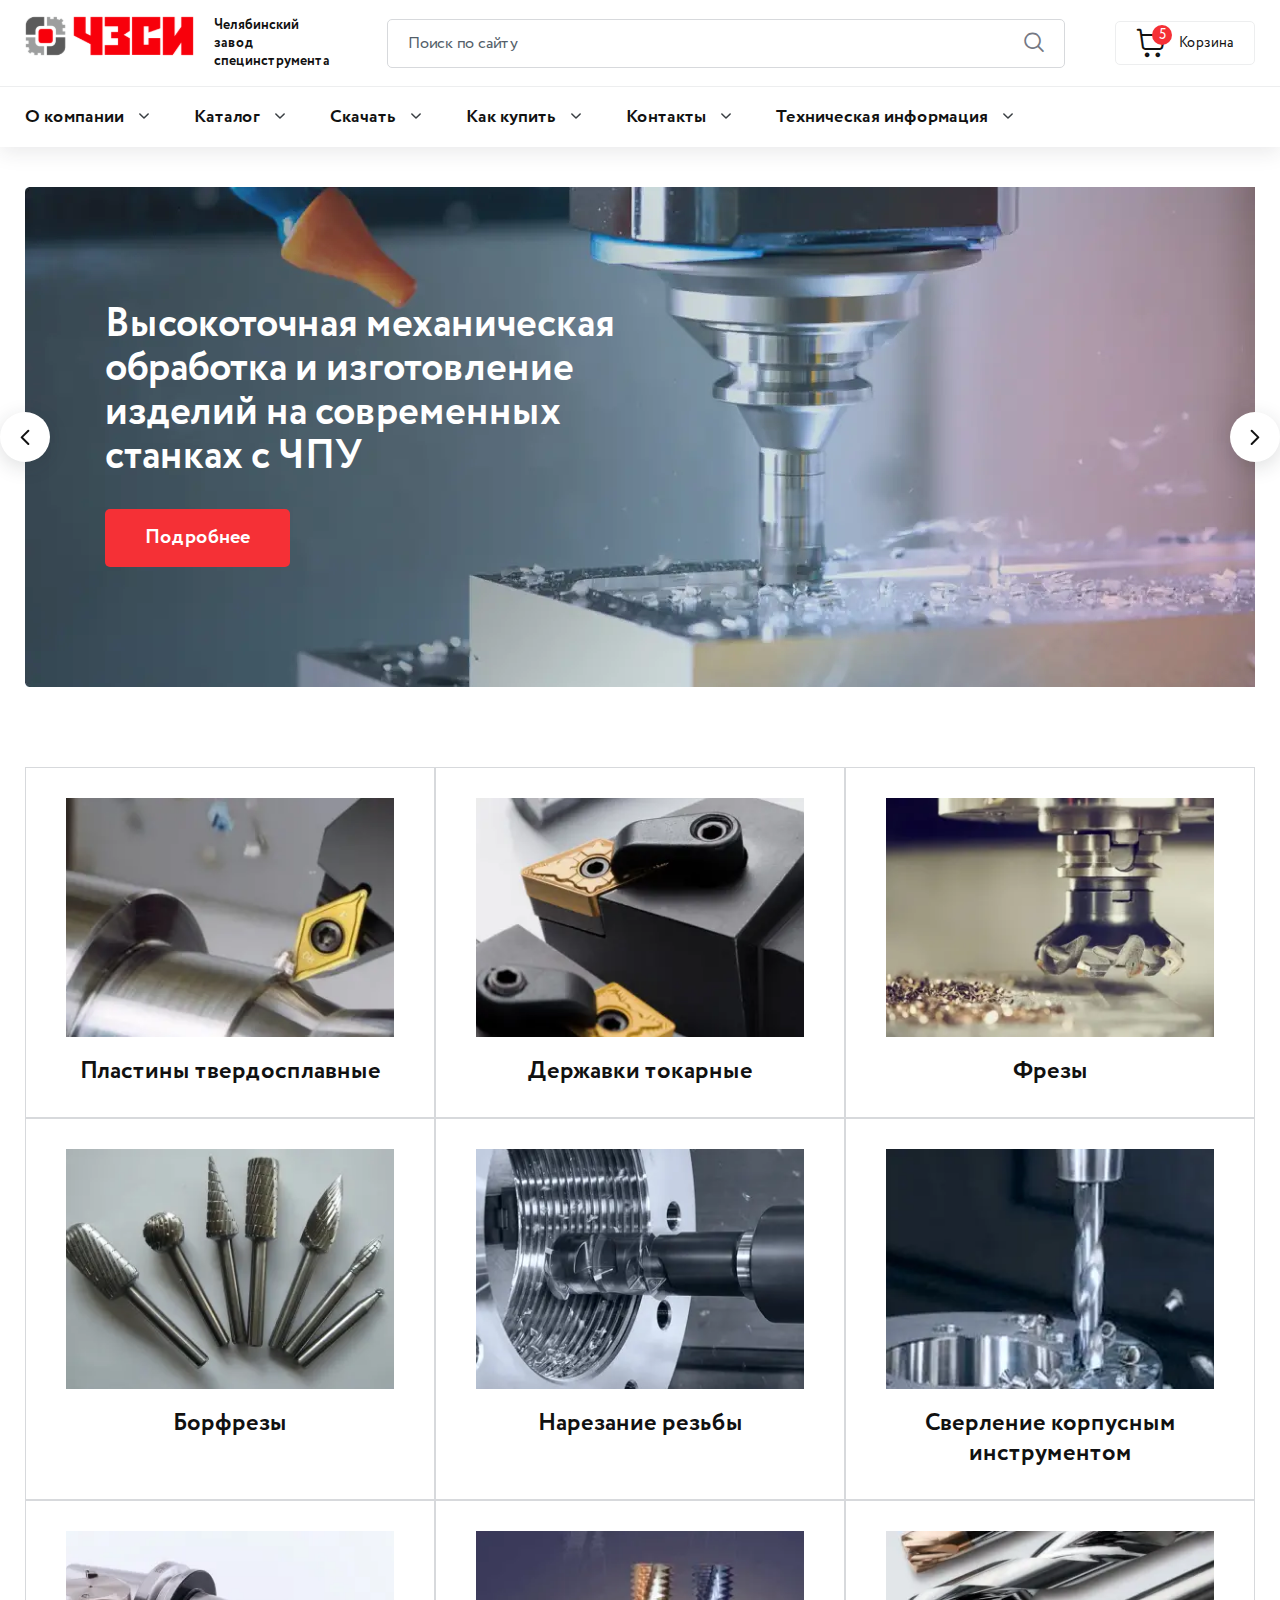
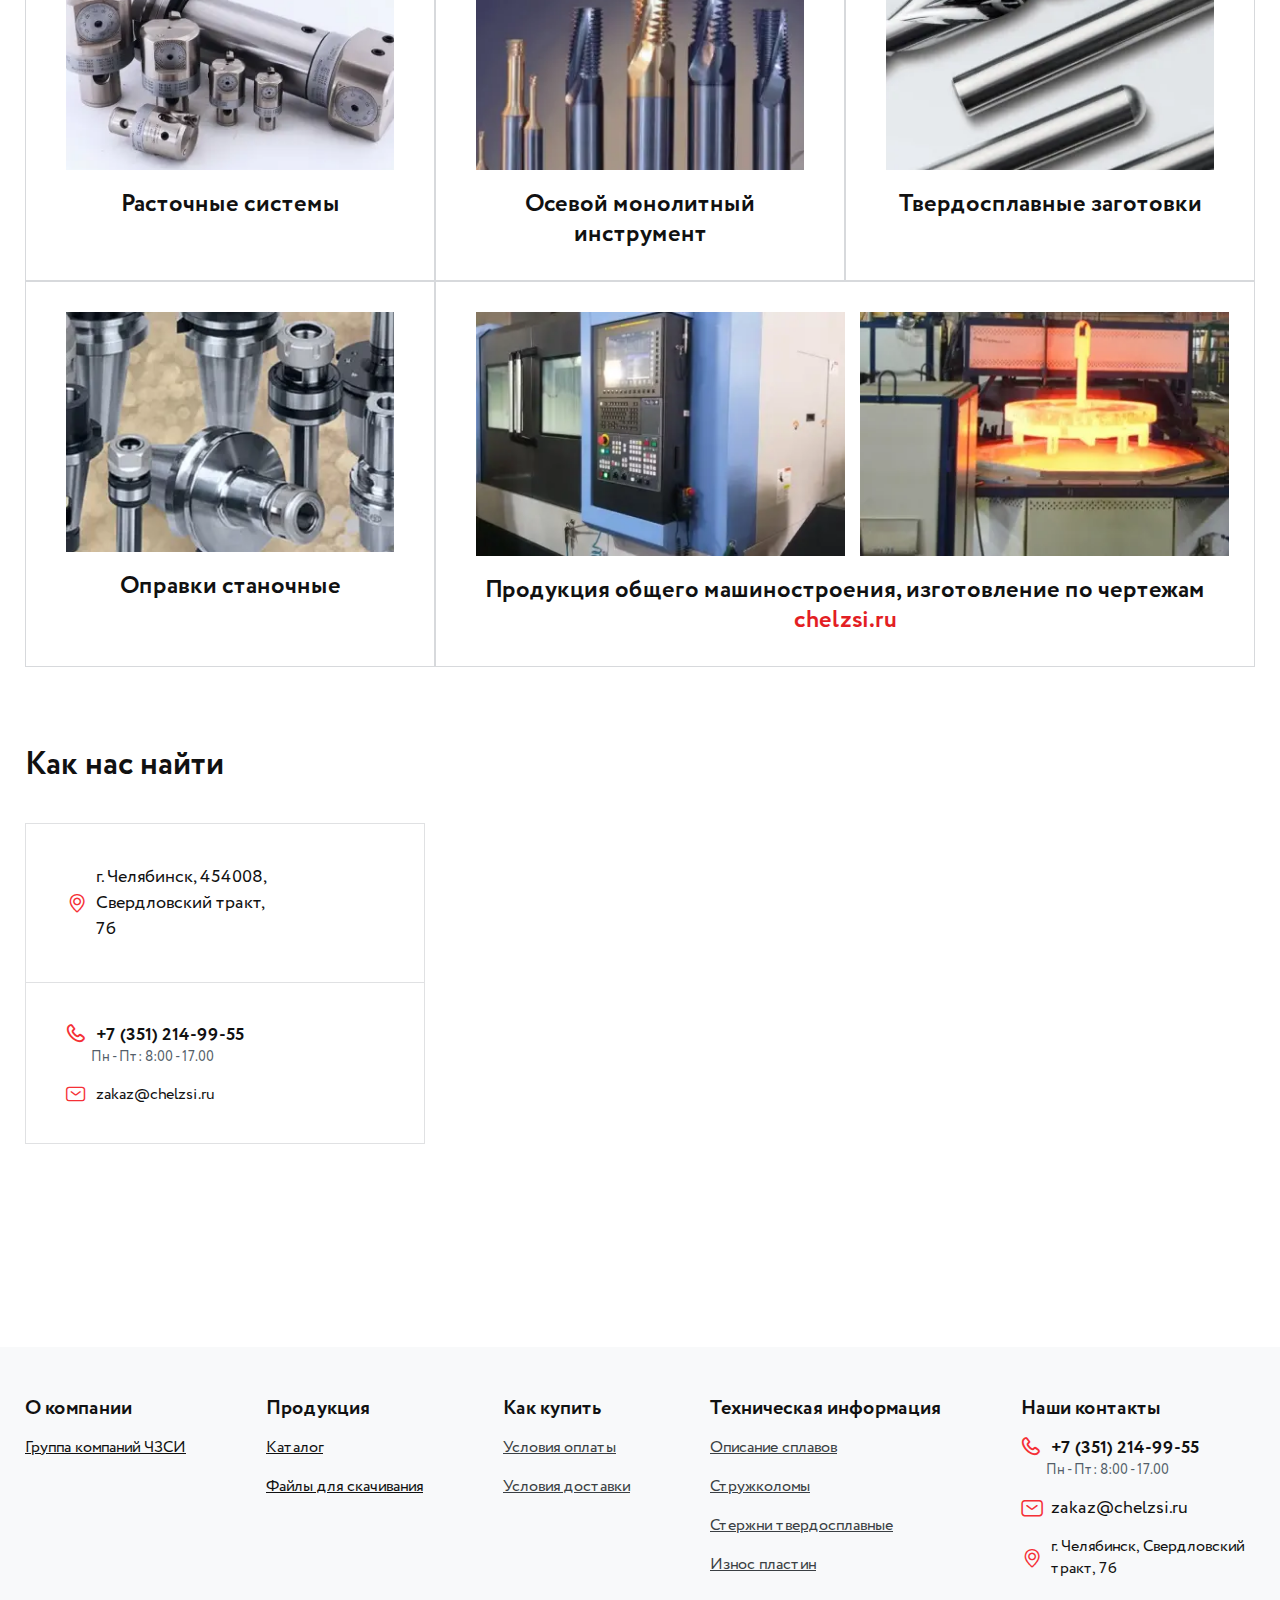
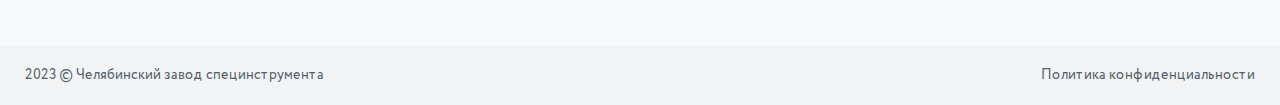
<file: index.html>
<!DOCTYPE html>
<html lang="ru">

<head>
	<title>Главная</title>
	<meta charset="UTF-8">
	<meta name="format-detection" content="telephone=no">
	<!-- <style>body{opacity: 0;}</style> -->
	<link rel="stylesheet" href="css/style.min.css?_v=20230611171945">
	<link rel="shortcut icon" href="favicon.ico">
	<!-- <meta name="robots" content="noindex, nofollow"> -->
	<meta name="viewport" content="width=device-width, initial-scale=1.0">
</head>

<body>
	<div class="wrapper">
		<header class="header">
			<div class="header__top">
				<div class="header__container">
					<div class="header__content">
						<a href="index.html" class="header__logo logo">
							<div class="logo__img"><img src="img/icons/logo.svg" alt=""></div>
							<div class="logo__text">Челябинский завод специнструмента</div>
						</a>
						<form action="" class="header__search search">
							<input type="text" name="form[]" placeholder="Поиск по сайту" class="input search__input">
							<button type="submit" class="search__button _icon-search"></button>
						</form>
						<div class="search-btn _icon-search"></div>
						<!-- <input type="text" name="form[]" placeholder="Поиск по сайту" class="input search__show"> -->
						<a href="basket.html" class="basket _icon-basket">
							<span class="basket__number">5</span>
							<span class="basket__name">Корзина</span>
						</a>
					</div>
				</div>
			</div>
			<div class="search__result result-search">
				<div class="result-search__item">
					<div class="result-search__container">
						<div class="result-search__content">
							<div class="result-search__img">
								<picture><source srcset="img/search/01.webp" type="image/webp"><img src="img/search/01.jpg" alt=""></picture>
							</div>
							<a href="#" class="result-search__link">DCMT11T308-TM-HR7125 <span>Пластина токарная</span></a>
						</div>
					</div>
				</div>
				<div class="result-search__item">
					<div class="result-search__container">
						<div class="result-search__content">
							<div class="result-search__img">
								<picture><source srcset="img/search/01.webp" type="image/webp"><img src="img/search/01.jpg" alt=""></picture>
							</div>
							<a href="#" class="result-search__link">DCMT11T308-TM-HR7125 <span>Пластина токарная</span></a>
						</div>
					</div>
				</div>
				<div class="result-search__item">
					<div class="result-search__container">
						<div class="result-search__content">
							<div class="result-search__img">
								<picture><source srcset="img/search/01.webp" type="image/webp"><img src="img/search/01.jpg" alt=""></picture>
							</div>
							<a href="#" class="result-search__link">DCMT11T308-TM-HR7125 <span>Пластина токарная</span></a>
						</div>
					</div>
				</div>
			</div>
			<div class="header__menu">
				<div class="header__container">
					<nav class="menu__body">
						<ul class="menu__list">
							<li class="menu__item">
								<a href="" class="menu__link">О компании</a>
								<ul class="submenu">
									<li><a href="#" class="submenu__link">Группа компаний ЧЗСИ</a></li>
								</ul>
							</li>
							<li class="menu__item">
								<a href="catalog.html" class="menu__link">Каталог</a>
								<ul class="submenu">
									<li><a href="carbide-plates.html" class="submenu__link">Пластины твердосплавные</a></li>
									<li><a href="lathe-holders.html" class="submenu__link">Державки токарные</a></li>
									<li><a href="fraise.html" class="submenu__link">Фрезы</a></li>
									<li><a href="#" class="submenu__link">Борфрезы</a></li>
									<li><a href="category.html" class="submenu__link">Нарезание резьбы</a></li>
									<li><a href="#" class="submenu__link">Сверление корпусным инструментом</a></li>
									<li><a href="product.html" class="submenu__link">Расточные системы</a></li>
									<li><a href="#" class="submenu__link">Осевой монолитный инструмент</a></li>
									<li><a href="#" class="submenu__link">Твердосплавные заготовки</a></li>
									<li><a href="#" class="submenu__link">Оправки станочные</a></li>
								</ul>
							</li>
							<li class="menu__item">
								<a href="" class="menu__link">Скачать</a>
								<ul class="submenu">
									<li><a href="#" class="submenu__link">Файлы для скачивания</a></li>
								</ul>
							</li>
							<li class="menu__item">
								<a href="" class="menu__link">Как купить</a>
								<ul class="submenu">
									<li><a href="#" class="submenu__link">Условия оплаты</a></li>
									<li><a href="#" class="submenu__link">Условия доставки</a></li>
								</ul>
							</li>
							<li class="menu__item">
								<a href="" class="menu__link">Контакты</a>
								<ul class="submenu">
									<li><a href="#" class="submenu__link">Контакты</a></li>
								</ul>
							</li>
							<li class="menu__item">
								<a href="" class="menu__link">Техническая информация</a>
								<ul class="submenu">
									<li><a href="#" class="submenu__link">Описание сплавов</a></li>
									<li><a href="#" class="submenu__link">Стружколомы</a></li>
									<li><a href="#" class="submenu__link">Стержни твердосплавные</a></li>
									<li><a href="#" class="submenu__link">Износ пластин</a></li>
								</ul>
							</li>
						</ul>
					</nav>
				</div>
			</div>
		</header>
		<main class="page">
			<section class="offer section section_offer">
				<div class="offer__container">
					<div class="offer__content">
						<div class="offer__slider swiper">
							<div class="offer__wrapper swiper-wrapper">
								<div class="offer__slide slide-offer swiper-slide">
									<div class="slide-offer__image">
										<picture><source srcset="img/offer-bg.webp" type="image/webp"><img src="img/offer-bg.jpg" alt=""></picture>
									</div>
									<div class="slide-offer__text">
										<div class="slide-offer__title">Высокоточная механическая обработка и изготовление изделий на современных станках с ЧПУ</div>
										<a href="" class="btn">Подробнее</a>
									</div>
								</div>
								<div class="offer__slide slide-offer swiper-slide">
									<div class="slide-offer__image">
										<picture><source srcset="img/offer-bg.webp" type="image/webp"><img src="img/offer-bg.jpg" alt=""></picture>
									</div>
									<div class="slide-offer__text">
										<div class="slide-offer__title">Высокоточная механическая обработка и изготовление изделий на современных станках с ЧПУ</div>
										<a href="" class="btn">Подробнее</a>
									</div>
								</div>

							</div>
							<button type="button" class="swiper-button-prev _icon-prev-arrow"></button>
							<button type="button" class="swiper-button-next _icon-nest-arrow"></button>
						</div>
					</div>
				</div>
			</section>
			<section class="tool section">
				<div class="tool__container">
					<div class="tool__content">
						<a href="#" class="tool__item">
							<div class="tool__img">
								<picture><source srcset="img/tool/01.webp" type="image/webp"><img src="img/tool/01.jpg" alt=""></picture>
							</div>
							<div class="tool__title">Пластины твердосплавные</div>
						</a>
						<a href="#" class="tool__item">
							<div class="tool__img">
								<picture><source srcset="img/tool/02.webp" type="image/webp"><img src="img/tool/02.jpg" alt=""></picture>
							</div>
							<div class="tool__title">Державки токарные</div>
						</a>
						<a href="#" class="tool__item">
							<div class="tool__img">
								<picture><source srcset="img/tool/03.webp" type="image/webp"><img src="img/tool/03.jpg" alt=""></picture>
							</div>
							<div class="tool__title">Фрезы</div>
						</a>
						<a href="#" class="tool__item">
							<div class="tool__img">
								<picture><source srcset="img/tool/04.webp" type="image/webp"><img src="img/tool/04.jpg" alt=""></picture>
							</div>
							<div class="tool__title">Борфрезы</div>
						</a>
						<a href="#" class="tool__item">
							<div class="tool__img">
								<picture><source srcset="img/tool/05.webp" type="image/webp"><img src="img/tool/05.jpg" alt=""></picture>
							</div>
							<div class="tool__title">Нарезание резьбы</div>
						</a>
						<a href="#" class="tool__item">
							<div class="tool__img">
								<picture><source srcset="img/tool/06.webp" type="image/webp"><img src="img/tool/06.jpg" alt=""></picture>
							</div>
							<div class="tool__title">Сверление корпусным инструментом</div>
						</a>
						<a href="#" class="tool__item">
							<div class="tool__img">
								<picture><source srcset="img/tool/07.webp" type="image/webp"><img src="img/tool/07.jpg" alt=""></picture>
							</div>
							<div class="tool__title">Расточные системы</div>
						</a>
						<a href="#" class="tool__item">
							<div class="tool__img">
								<picture><source srcset="img/tool/08.webp" type="image/webp"><img src="img/tool/08.jpg" alt=""></picture>
							</div>
							<div class="tool__title">Осевой монолитный инструмент</div>
						</a>
						<a href="#" class="tool__item">
							<div class="tool__img">
								<picture><source srcset="img/tool/09.webp" type="image/webp"><img src="img/tool/09.jpg" alt=""></picture>
							</div>
							<div class="tool__title">Твердосплавные заготовки</div>
						</a>
						<a href="#" class="tool__item">
							<div class="tool__img">
								<picture><source srcset="img/tool/10.webp" type="image/webp"><img src="img/tool/10.jpg" alt=""></picture>
							</div>
							<div class="tool__title">Оправки станочные</div>
						</a>
						<a href="#" class="tool__item tool__item_big">
							<div class="tool__img-block">
								<div class="tool__img">
									<picture><source srcset="img/tool/11.webp" type="image/webp"><img src="img/tool/11.jpg" alt=""></picture>
								</div>
								<div class="tool__img">
									<picture><source srcset="img/tool/12.webp" type="image/webp"><img src="img/tool/12.jpg" alt=""></picture>
								</div>
							</div>
							<div class="tool__title">Продукция общего машиностроения, изготовление по чертежам
								<span class="tool__link">chelzsi.ru</span>
							</div>
						</a>
					</div>
				</div>
			</section>
			<section class="contact section">
				<div class="contact__container">
					<div class="contact__wrapper">
						<div class="contact__text">
							<h2 class="title-section title-section_contact">Как нас найти</h2>
							<div class="contact__block block-contact">
								<div class="block-contact__address">
									<div class="address _icon-map">г. Челябинск, 454008, Свердловский тракт, 7б</div>
								</div>
								<div class="block-contact__phone">
									<a href="tel:+73512149955" class="phone__number _icon-phone">+7 (351) 214-99-55</a>
									<span class="phone__time">Пн - Пт: 8:00 - 17.00</span>
								</div>
								<div class="block-contact__email">
									<a href="mailto:zakaz@chelzsi.ru" class="block-contact__mail _icon-email">zakaz@chelzsi.ru</a>
								</div>
							</div>
						</div>
						<div class="contact__map">
							<script type="text/javascript" charset="utf-8" async src="https://api-maps.yandex.ru/services/constructor/1.0/js/?um=constructor%3A9378a2f5eb137db61a5373a4eef87bcc07c9f3c65499d51f8ea689528ffdc64d&amp;width=670&amp;height=500&amp;lang=ru_RU&amp;scroll=false&_v=20230611171945"></script>
						</div>
					</div>
				</div>
			</section>
		</main>
		<footer class="footer">
			<div class="footer__container">
				<div class="footer__menu menu-footer">
					<div class="menu-footer__item">
						<div class="menu-footer__title">О компании</div>
						<a href="" class="menu-footer__link">Группа компаний ЧЗСИ</a>
					</div>
					<div class="menu-footer__item">
						<div class="menu-footer__title">Продукция</div>
						<a href="" class="menu-footer__link">Каталог</a>
						<a href="" class="menu-footer__link">Файлы для скачивания</a>
					</div>
					<div class="menu-footer__item">
						<div class="menu-footer__title">Как купить</div>
						<a href="" class="menu-footer__link menu-footer__link_normal">Условия оплаты</a>
						<a href="" class="menu-footer__link menu-footer__link_normal">Условия доставки</a>
					</div>
					<div class="menu-footer__item">
						<div class="menu-footer__title">Техническая информация</div>
						<a href="" class="menu-footer__link menu-footer__link_normal">Описание сплавов</a>
						<a href="" class="menu-footer__link menu-footer__link_normal">Стружколомы</a>
						<a href="" class="menu-footer__link menu-footer__link_normal">Стержни твердосплавные</a>
						<a href="" class="menu-footer__link menu-footer__link_normal">Износ пластин</a>
					</div>
					<div class="menu-footer__item">
						<div class="menu-footer__title">Наши контакты</div>
						<div class="menu-footer__block">
							<a href="tel:+73512149955" class="phone__number _icon-phone">+7 (351) 214-99-55</a>
							<span class="phone__time">Пн - Пт: 8:00 - 17.00</span>
						</div>
						<div class="menu-footer__block">
							<a href="mailto:zakaz@chelzsi.ru" class="menu-footer__mail _icon-email">zakaz@chelzsi.ru</a>
						</div>
						<div class="menu-footer__block">
							<div class="menu-footer__address _icon-map">г. Челябинск, Свердловский тракт, 7б</div>
						</div>
					</div>
				</div>
			</div>
			<div class="footer__bottom">
				<div class="footer__container">
					<div class="footer__wrap">
						<div class="footer__copy">2023 &copy; Челябинский завод специнструмента</div>
						<a href="" class="footer__policy">Политика конфиденциальности</a>
					</div>
				</div>
			</div>
		</footer>
	</div>
	<script src="js/app.min.js?_v=20230611171945"></script>
</body>

</html>
</file>
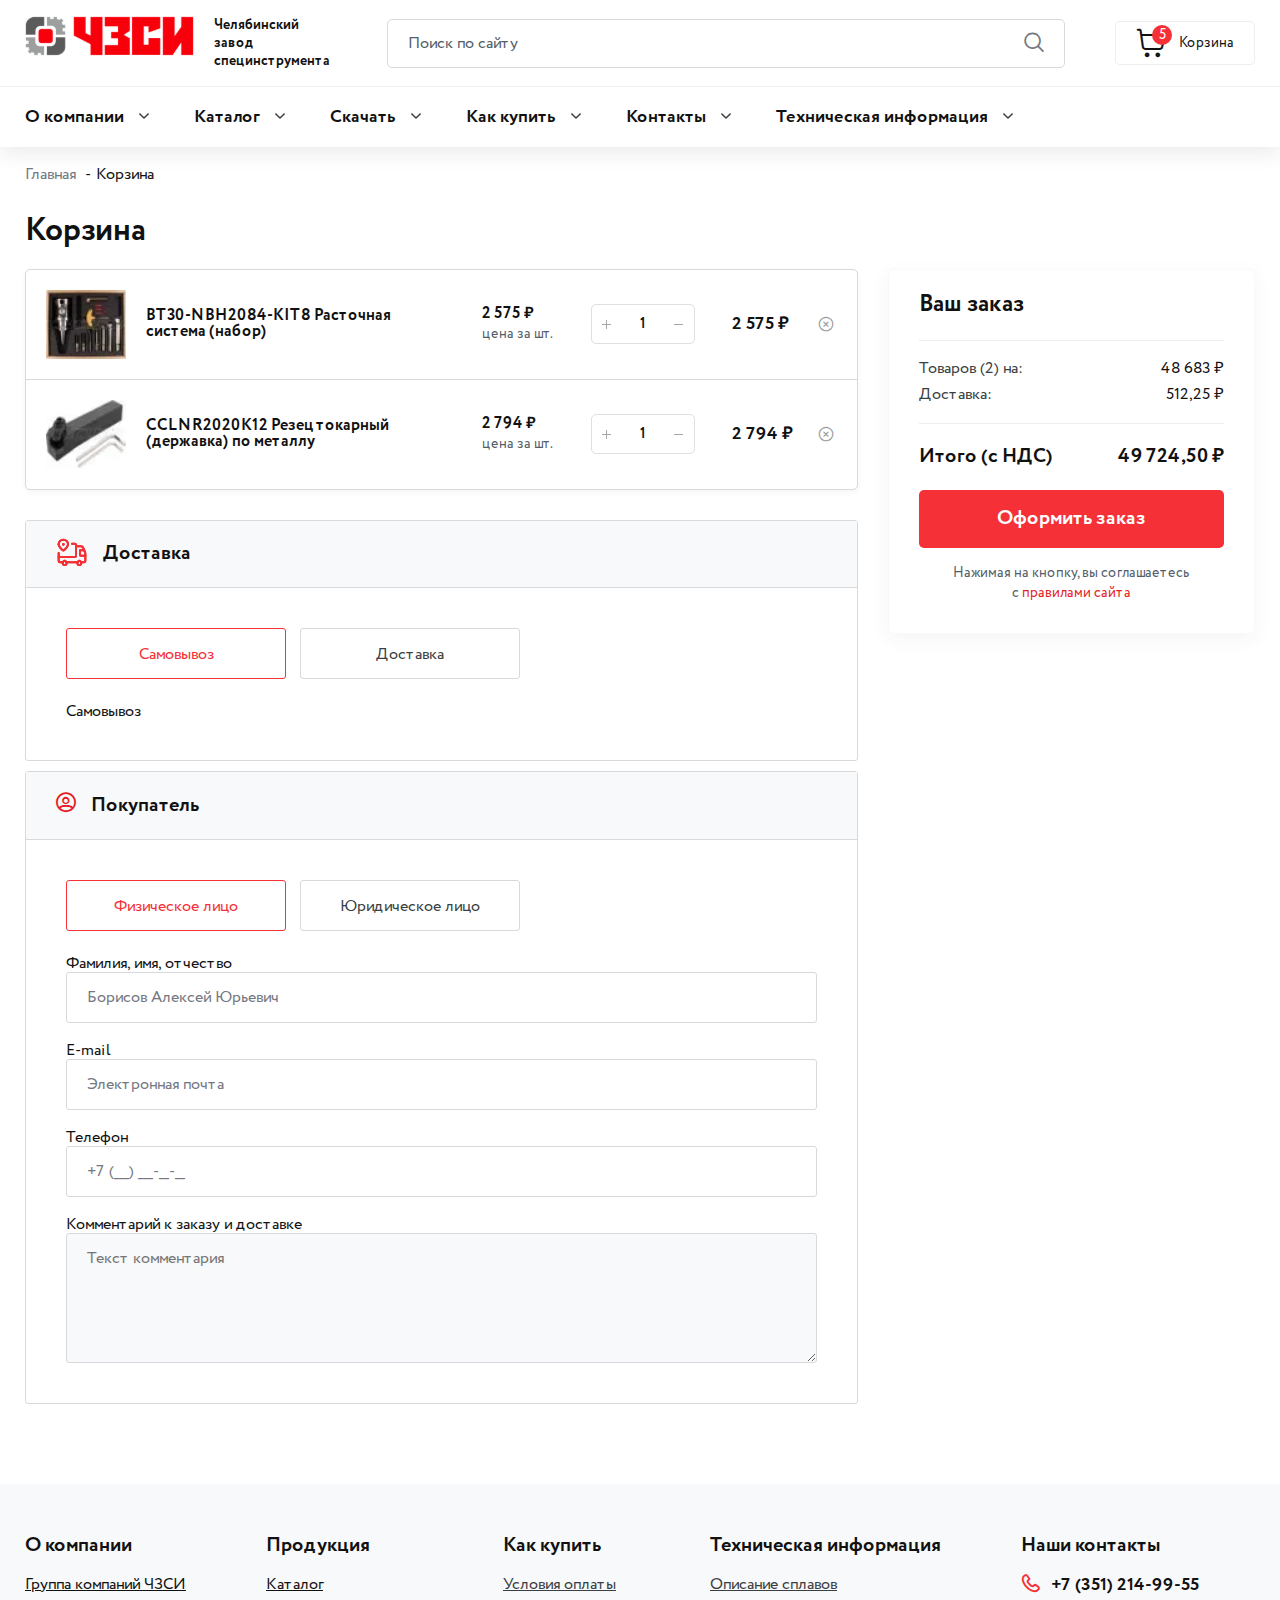
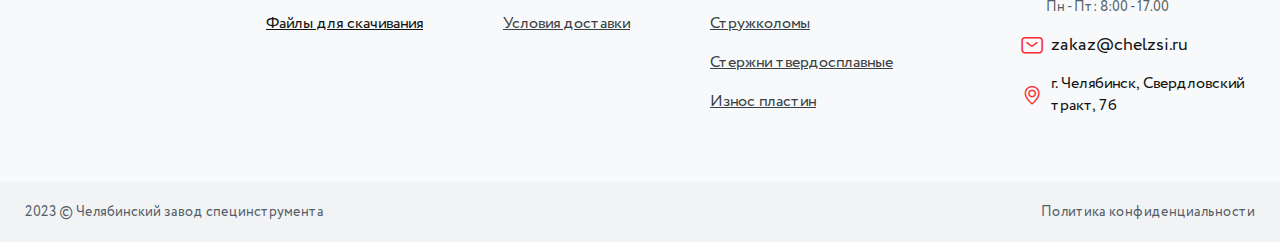
<file: basket.html>
<!DOCTYPE html>
<html lang="ru">

<head>
	<title>Корзина</title>
	<meta charset="UTF-8">
	<meta name="format-detection" content="telephone=no">
	<!-- <style>body{opacity: 0;}</style> -->
	<link rel="stylesheet" href="css/style.min.css?_v=20230611171945">
	<link rel="shortcut icon" href="favicon.ico">
	<!-- <meta name="robots" content="noindex, nofollow"> -->
	<meta name="viewport" content="width=device-width, initial-scale=1.0">
</head>

<body>
	<div class="wrapper">
		<header class="header">
			<div class="header__top">
				<div class="header__container">
					<div class="header__content">
						<a href="index.html" class="header__logo logo">
							<div class="logo__img"><img src="img/icons/logo.svg" alt=""></div>
							<div class="logo__text">Челябинский завод специнструмента</div>
						</a>
						<form action="" class="header__search search">
							<input type="text" name="form[]" placeholder="Поиск по сайту" class="input search__input">
							<button type="submit" class="search__button _icon-search"></button>
						</form>
						<div class="search-btn _icon-search"></div>
						<!-- <input type="text" name="form[]" placeholder="Поиск по сайту" class="input search__show"> -->
						<a href="basket.html" class="basket _icon-basket">
							<span class="basket__number">5</span>
							<span class="basket__name">Корзина</span>
						</a>
					</div>
				</div>
			</div>
			<div class="search__result result-search">
				<div class="result-search__item">
					<div class="result-search__container">
						<div class="result-search__content">
							<div class="result-search__img">
								<picture><source srcset="img/search/01.webp" type="image/webp"><img src="img/search/01.jpg" alt=""></picture>
							</div>
							<a href="#" class="result-search__link">DCMT11T308-TM-HR7125 <span>Пластина токарная</span></a>
						</div>
					</div>
				</div>
				<div class="result-search__item">
					<div class="result-search__container">
						<div class="result-search__content">
							<div class="result-search__img">
								<picture><source srcset="img/search/01.webp" type="image/webp"><img src="img/search/01.jpg" alt=""></picture>
							</div>
							<a href="#" class="result-search__link">DCMT11T308-TM-HR7125 <span>Пластина токарная</span></a>
						</div>
					</div>
				</div>
				<div class="result-search__item">
					<div class="result-search__container">
						<div class="result-search__content">
							<div class="result-search__img">
								<picture><source srcset="img/search/01.webp" type="image/webp"><img src="img/search/01.jpg" alt=""></picture>
							</div>
							<a href="#" class="result-search__link">DCMT11T308-TM-HR7125 <span>Пластина токарная</span></a>
						</div>
					</div>
				</div>
			</div>
			<div class="header__menu">
				<div class="header__container">
					<nav class="menu__body">
						<ul class="menu__list">
							<li class="menu__item">
								<a href="" class="menu__link">О компании</a>
								<ul class="submenu">
									<li><a href="#" class="submenu__link">Группа компаний ЧЗСИ</a></li>
								</ul>
							</li>
							<li class="menu__item">
								<a href="catalog.html" class="menu__link">Каталог</a>
								<ul class="submenu">
									<li><a href="carbide-plates.html" class="submenu__link">Пластины твердосплавные</a></li>
									<li><a href="lathe-holders.html" class="submenu__link">Державки токарные</a></li>
									<li><a href="fraise.html" class="submenu__link">Фрезы</a></li>
									<li><a href="#" class="submenu__link">Борфрезы</a></li>
									<li><a href="category.html" class="submenu__link">Нарезание резьбы</a></li>
									<li><a href="#" class="submenu__link">Сверление корпусным инструментом</a></li>
									<li><a href="product.html" class="submenu__link">Расточные системы</a></li>
									<li><a href="#" class="submenu__link">Осевой монолитный инструмент</a></li>
									<li><a href="#" class="submenu__link">Твердосплавные заготовки</a></li>
									<li><a href="#" class="submenu__link">Оправки станочные</a></li>
								</ul>
							</li>
							<li class="menu__item">
								<a href="" class="menu__link">Скачать</a>
								<ul class="submenu">
									<li><a href="#" class="submenu__link">Файлы для скачивания</a></li>
								</ul>
							</li>
							<li class="menu__item">
								<a href="" class="menu__link">Как купить</a>
								<ul class="submenu">
									<li><a href="#" class="submenu__link">Условия оплаты</a></li>
									<li><a href="#" class="submenu__link">Условия доставки</a></li>
								</ul>
							</li>
							<li class="menu__item">
								<a href="" class="menu__link">Контакты</a>
								<ul class="submenu">
									<li><a href="#" class="submenu__link">Контакты</a></li>
								</ul>
							</li>
							<li class="menu__item">
								<a href="" class="menu__link">Техническая информация</a>
								<ul class="submenu">
									<li><a href="#" class="submenu__link">Описание сплавов</a></li>
									<li><a href="#" class="submenu__link">Стружколомы</a></li>
									<li><a href="#" class="submenu__link">Стержни твердосплавные</a></li>
									<li><a href="#" class="submenu__link">Износ пластин</a></li>
								</ul>
							</li>
						</ul>
					</nav>
				</div>
			</div>
		</header>
		<main class="page">
			<section class="basket__page">
				<div class="basket__container">
					<nav>
						<ul class="breadcrumb">
							<li class="breadcrumb-item"><a href="index.html">Главная</a></li>
							<li class="breadcrumb-item active">Корзина</li>
						</ul>
					</nav>
					<h2 class="title-section">Корзина</h2>
					<div class="basket__wrapper">
						<div class="basket__content">
							<div class="basket__goods goods">
								<div class="goods__item">
									<div class="goods__img">
										<picture><source srcset="img/basket/01.webp" type="image/webp"><img src="img/basket/01.jpg" alt=""></picture>
									</div>
									<div class="goods__info">
										<div class="goods__name">BT30-NBH2084-KIT8 Расточная система (набор)</div>
										<div class="goods__price-one">
											<span class="price">2 575 ₽</span>
											<span>цена за шт.</span>
										</div>
										<div class="quantity quantity_goods">
											<button type="button" class="quantity__button quantity__button_plus"></button>
											<div class="quantity__input">
												<input autocomplete="off" type="text" name="form[]" value="1">
											</div>
											<button type="button" class="quantity__button quantity__button_minus"></button>
										</div>
										<div class="goods__price-sum">2 575 ₽</div>
									</div>
									<div class="goods__close _icon-close"></div>
								</div>
								<div class="goods__item">
									<div class="goods__img">
										<picture><source srcset="img/basket/02.webp" type="image/webp"><img src="img/basket/02.jpg" alt=""></picture>
									</div>
									<div class="goods__info">
										<div class="goods__name">CCLNR2020K12 Резец токарный (державка) по металлу</div>
										<div class="goods__price-one">
											<span class="price">2 794 ₽</span>
											<span>цена за шт.</span>
										</div>
										<div class="quantity quantity_goods">
											<button type="button" class="quantity__button quantity__button_plus"></button>
											<div class="quantity__input">
												<input autocomplete="off" type="text" name="form[]" value="1">
											</div>
											<button type="button" class="quantity__button quantity__button_minus"></button>
										</div>
										<div class="goods__price-sum">2 794 ₽</div>
									</div>
									<div class="goods__close _icon-close"></div>
								</div>
							</div>
							<div class="basket__delivery delivery">
								<div class="delivery__title"><span>Доставка</span> </div>
								<div class="delivery__info info-delivery">
									<div data-tabs class="info-delivery">
										<nav data-tabs-titles class="info-delivery__navigation">
											<button type="button" class="info-delivery__title _tab-active">Самовывоз</button>
											<button type="button" class="info-delivery__title">Доставка</button>
										</nav>
										<div data-tabs-body class="info-delivery__content">
											<div class="info-delivery__body">
												Самовывоз
											</div>
											<div class="info-delivery__body">
												<form action="#" class="info-delivery__form">
													<div class="info-delivery__address">
														<label for="a-1">Адрес доставки</label>
														<input type="text" id="a-1" name="form[]" placeholder="Населенный пункт, улица, дом" class="input input_address">
													</div>
													<a href="#" class="info-delivery__map">Указать на карте</a>
													<div class="info-delivery__date">
														<label for="d-1">Удобный день</label>
														<input type="date" id="d-1" name="form[]" placeholder="Выберите день" class="input input_date">
													</div>
													<div class="info-delivery__interval">
														<label for="i-1">Интервал</label>
														<input type="text" id="i-1" name="form[]" placeholder="Выберите интервал" class="input input_interval">
													</div>
													<div class="info-delivery__notice">
														<p>Выгрузка металла осуществляется силами клиента, если не выбран манипулятор.</p>
														<p>Время выгрузки — не более 2 часов с момента доставки металла.</p>
													</div>
												</form>
											</div>
										</div>
									</div>
								</div>
							</div>
							<div class="basket__shopper shopper">
								<div class="shopper__title _icon-user">Покупатель</div>
								<div class="shopper__block block-shopper">
									<div data-tabs class="block-shopper">
										<nav data-tabs-titles class="block-shopper__navigation">
											<button type="button" class="block-shopper__title _tab-active">Физическое лицо</button>
											<button type="button" class="block-shopper__title">Юридическое лицо</button>
										</nav>
										<div data-tabs-body class="block-shopper__content">
											<div class="block-shopper__body">
												<form action="#" class="shopper__form form-shopper">
													<div class="form-shopper__item">
														<label for="n-1">Фамилия, имя, отчество</label>
														<input type="text" id="n-1" name="form[]" placeholder="Борисов Алексей Юрьевич" class="input">
													</div>
													<div class="form-shopper__item">
														<label for="e-1">E-mail</label>
														<input type="text" id="e-1" name="form[]" placeholder="Электронная почта" class="input">
													</div>
													<div class="form-shopper__item">
														<label for="t-1">Телефон</label>
														<input type="text" id="t-1" name="form[]" placeholder="+7 (___) ___-__-__" class="input">
													</div>
													<div class="form-shopper__item">
														<label for="k-1">Комментарий к заказу и доставке</label>
														<textarea id="k-1" name="" id="" cols="" rows="" placeholder="Текст комментария"></textarea>
													</div>
												</form>
											</div>
											<div class="block-shopper__body">
												Юридическое лицо
											</div>
										</div>
									</div>
								</div>
							</div>
						</div>
						<div class="basket__order order-basket">
							<div class="order-basket__content">
								<div class="order-basket__title">Ваш заказ</div>
								<div class="order-basket__kit kit-order">
									<div class="kit-order__item">
										<div class="kit-order__goods">Товаров <span>(2)</span> на:</div>
										<div class="kit-order__price">48 683 ₽</div>
									</div>
									<div class="kit-order__item">
										<div class="kit-order__goods">Доставка:</div>
										<div class="kit-order__price">512,25 ₽</div>
									</div>
								</div>
								<div class="kit-order__summation">
									<div class="kit-order__sequent">Итого (с НДС)</div>
									<div class="kit-order__sum">49 724,50 ₽</div>
								</div>
								<a href="" class="btn btn_order-basket">Оформить заказ</a>
								<div class="kit-order__agreement">Нажимая на кнопку, вы соглашаетесь<br>
									с <span>правилами сайта</span> </div>
							</div>
						</div>
					</div>
				</div>
			</section>
		</main>
		<footer class="footer">
			<div class="footer__container">
				<div class="footer__menu menu-footer">
					<div class="menu-footer__item">
						<div class="menu-footer__title">О компании</div>
						<a href="" class="menu-footer__link">Группа компаний ЧЗСИ</a>
					</div>
					<div class="menu-footer__item">
						<div class="menu-footer__title">Продукция</div>
						<a href="" class="menu-footer__link">Каталог</a>
						<a href="" class="menu-footer__link">Файлы для скачивания</a>
					</div>
					<div class="menu-footer__item">
						<div class="menu-footer__title">Как купить</div>
						<a href="" class="menu-footer__link menu-footer__link_normal">Условия оплаты</a>
						<a href="" class="menu-footer__link menu-footer__link_normal">Условия доставки</a>
					</div>
					<div class="menu-footer__item">
						<div class="menu-footer__title">Техническая информация</div>
						<a href="" class="menu-footer__link menu-footer__link_normal">Описание сплавов</a>
						<a href="" class="menu-footer__link menu-footer__link_normal">Стружколомы</a>
						<a href="" class="menu-footer__link menu-footer__link_normal">Стержни твердосплавные</a>
						<a href="" class="menu-footer__link menu-footer__link_normal">Износ пластин</a>
					</div>
					<div class="menu-footer__item">
						<div class="menu-footer__title">Наши контакты</div>
						<div class="menu-footer__block">
							<a href="tel:+73512149955" class="phone__number _icon-phone">+7 (351) 214-99-55</a>
							<span class="phone__time">Пн - Пт: 8:00 - 17.00</span>
						</div>
						<div class="menu-footer__block">
							<a href="mailto:zakaz@chelzsi.ru" class="menu-footer__mail _icon-email">zakaz@chelzsi.ru</a>
						</div>
						<div class="menu-footer__block">
							<div class="menu-footer__address _icon-map">г. Челябинск, Свердловский тракт, 7б</div>
						</div>
					</div>
				</div>
			</div>
			<div class="footer__bottom">
				<div class="footer__container">
					<div class="footer__wrap">
						<div class="footer__copy">2023 &copy; Челябинский завод специнструмента</div>
						<a href="" class="footer__policy">Политика конфиденциальности</a>
					</div>
				</div>
			</div>
		</footer>
	</div>
	<!-- <div id="popup" aria-hidden="true" class="popup">
	<div class="popup__wrapper">
		<div class="popup__content">
			<button data-close type="button" class="popup__close">Закрыть</button>
			<div class="popup__text">
				Text
			</div>
		</div>
	</div>
</div> -->
	<script src="js/app.min.js?_v=20230611171945"></script>
</body>

</html>
</file>
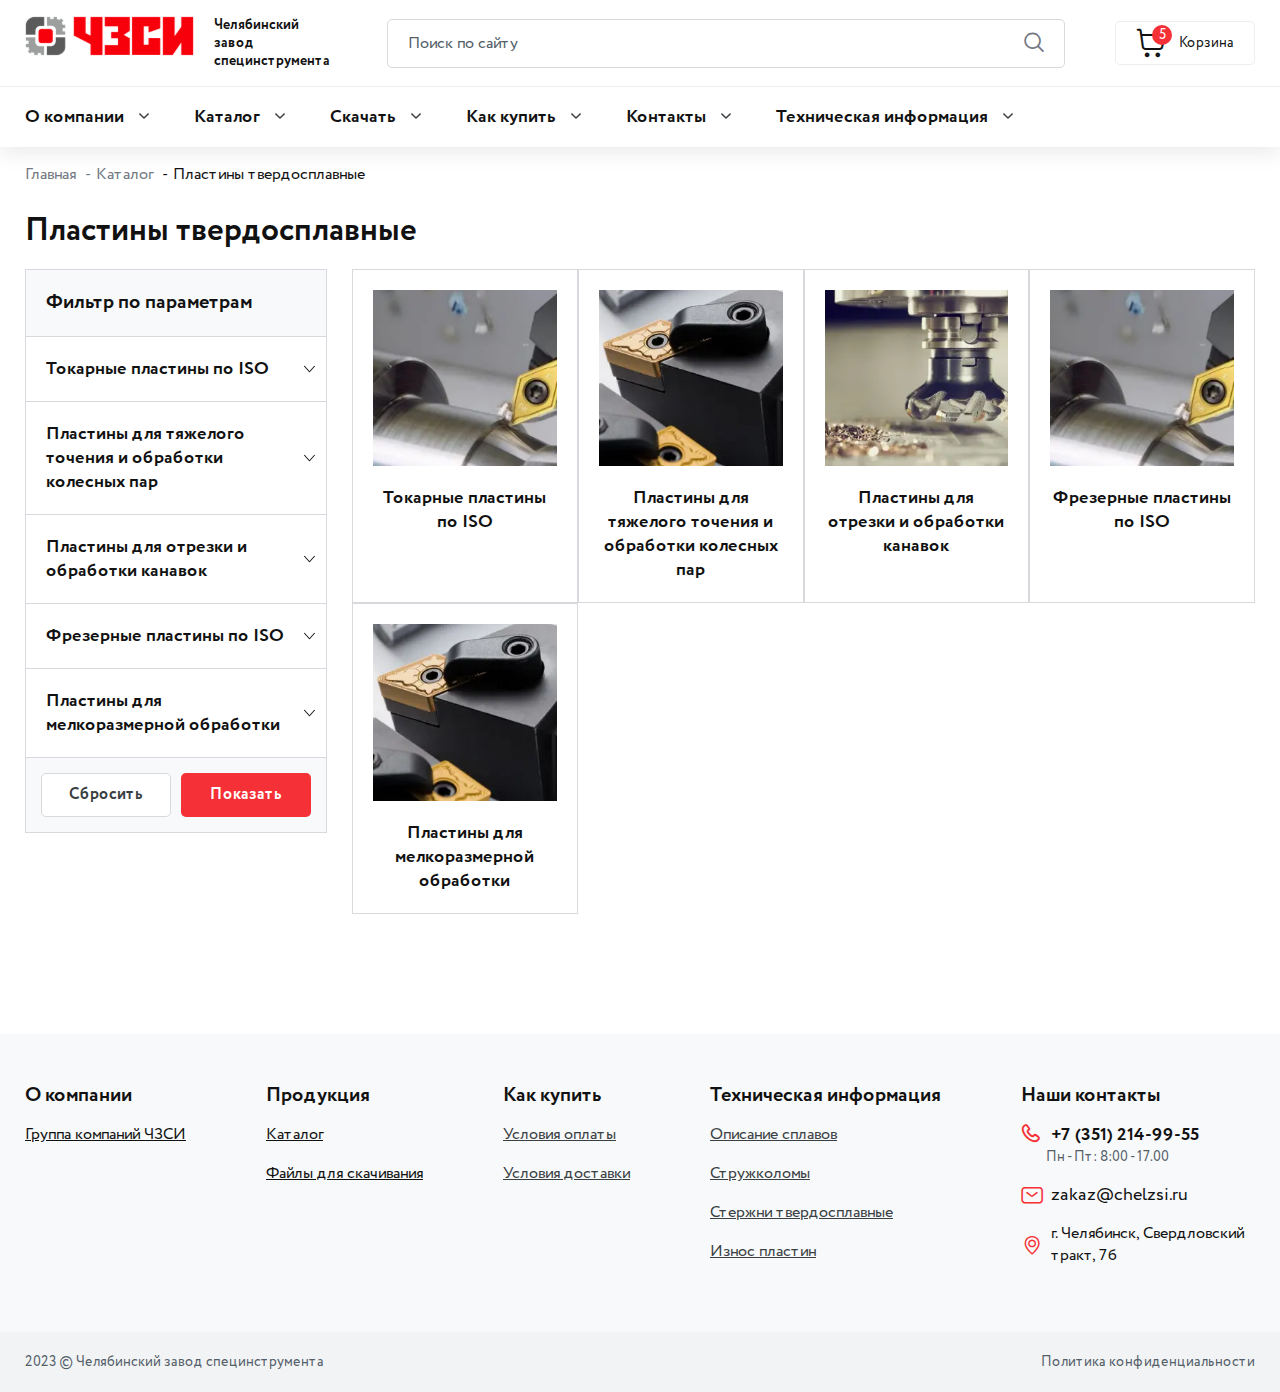
<file: carbide-plates.html>
<!DOCTYPE html>
<html lang="ru">

<head>
	<title>Пластины твердосплавные</title>
	<meta charset="UTF-8">
	<meta name="format-detection" content="telephone=no">
	<!-- <style>body{opacity: 0;}</style> -->
	<link rel="stylesheet" href="css/style.min.css?_v=20230611171945">
	<link rel="shortcut icon" href="favicon.ico">
	<!-- <meta name="robots" content="noindex, nofollow"> -->
	<meta name="viewport" content="width=device-width, initial-scale=1.0">
</head>

<body>
	<div class="wrapper">
		<header class="header">
			<div class="header__top">
				<div class="header__container">
					<div class="header__content">
						<a href="index.html" class="header__logo logo">
							<div class="logo__img"><img src="img/icons/logo.svg" alt=""></div>
							<div class="logo__text">Челябинский завод специнструмента</div>
						</a>
						<form action="" class="header__search search">
							<input type="text" name="form[]" placeholder="Поиск по сайту" class="input search__input">
							<button type="submit" class="search__button _icon-search"></button>
						</form>
						<div class="search-btn _icon-search"></div>
						<!-- <input type="text" name="form[]" placeholder="Поиск по сайту" class="input search__show"> -->
						<a href="basket.html" class="basket _icon-basket">
							<span class="basket__number">5</span>
							<span class="basket__name">Корзина</span>
						</a>
					</div>
				</div>
			</div>
			<div class="search__result result-search">
				<div class="result-search__item">
					<div class="result-search__container">
						<div class="result-search__content">
							<div class="result-search__img">
								<picture><source srcset="img/search/01.webp" type="image/webp"><img src="img/search/01.jpg" alt=""></picture>
							</div>
							<a href="#" class="result-search__link">DCMT11T308-TM-HR7125 <span>Пластина токарная</span></a>
						</div>
					</div>
				</div>
				<div class="result-search__item">
					<div class="result-search__container">
						<div class="result-search__content">
							<div class="result-search__img">
								<picture><source srcset="img/search/01.webp" type="image/webp"><img src="img/search/01.jpg" alt=""></picture>
							</div>
							<a href="#" class="result-search__link">DCMT11T308-TM-HR7125 <span>Пластина токарная</span></a>
						</div>
					</div>
				</div>
				<div class="result-search__item">
					<div class="result-search__container">
						<div class="result-search__content">
							<div class="result-search__img">
								<picture><source srcset="img/search/01.webp" type="image/webp"><img src="img/search/01.jpg" alt=""></picture>
							</div>
							<a href="#" class="result-search__link">DCMT11T308-TM-HR7125 <span>Пластина токарная</span></a>
						</div>
					</div>
				</div>
			</div>
			<div class="header__menu">
				<div class="header__container">
					<nav class="menu__body">
						<ul class="menu__list">
							<li class="menu__item">
								<a href="" class="menu__link">О компании</a>
								<ul class="submenu">
									<li><a href="#" class="submenu__link">Группа компаний ЧЗСИ</a></li>
								</ul>
							</li>
							<li class="menu__item">
								<a href="catalog.html" class="menu__link">Каталог</a>
								<ul class="submenu">
									<li><a href="carbide-plates.html" class="submenu__link">Пластины твердосплавные</a></li>
									<li><a href="lathe-holders.html" class="submenu__link">Державки токарные</a></li>
									<li><a href="fraise.html" class="submenu__link">Фрезы</a></li>
									<li><a href="#" class="submenu__link">Борфрезы</a></li>
									<li><a href="category.html" class="submenu__link">Нарезание резьбы</a></li>
									<li><a href="#" class="submenu__link">Сверление корпусным инструментом</a></li>
									<li><a href="product.html" class="submenu__link">Расточные системы</a></li>
									<li><a href="#" class="submenu__link">Осевой монолитный инструмент</a></li>
									<li><a href="#" class="submenu__link">Твердосплавные заготовки</a></li>
									<li><a href="#" class="submenu__link">Оправки станочные</a></li>
								</ul>
							</li>
							<li class="menu__item">
								<a href="" class="menu__link">Скачать</a>
								<ul class="submenu">
									<li><a href="#" class="submenu__link">Файлы для скачивания</a></li>
								</ul>
							</li>
							<li class="menu__item">
								<a href="" class="menu__link">Как купить</a>
								<ul class="submenu">
									<li><a href="#" class="submenu__link">Условия оплаты</a></li>
									<li><a href="#" class="submenu__link">Условия доставки</a></li>
								</ul>
							</li>
							<li class="menu__item">
								<a href="" class="menu__link">Контакты</a>
								<ul class="submenu">
									<li><a href="#" class="submenu__link">Контакты</a></li>
								</ul>
							</li>
							<li class="menu__item">
								<a href="" class="menu__link">Техническая информация</a>
								<ul class="submenu">
									<li><a href="#" class="submenu__link">Описание сплавов</a></li>
									<li><a href="#" class="submenu__link">Стружколомы</a></li>
									<li><a href="#" class="submenu__link">Стержни твердосплавные</a></li>
									<li><a href="#" class="submenu__link">Износ пластин</a></li>
								</ul>
							</li>
						</ul>
					</nav>
				</div>
			</div>
		</header>
		<main class="page">
			<section class="lathe-holders">
				<div class="lathe-holders__container">
					<nav>
						<ul class="breadcrumb">
							<li class="breadcrumb-item"><a href="index.html">Главная</a></li>
							<li class="breadcrumb-item"><a href="catalog.html">Каталог</a></li>
							<li class="breadcrumb-item active">Пластины твердосплавные</li>
						</ul>
					</nav>
					<h2 class="title-section">Пластины твердосплавные</h2>
					<div class="page__wrapper">
						<div class="catalog-filter">
							<!-- <div class="filter-button"><span>Фильтры</span></div> -->
							<div class="catalog-filter__category category-filter">
								<div class="catalog-filter__title">Фильтр по параметрам</div>
								<form action="" class="category-filter__block">
									<div data-spollers class="spollers">
										<div class="spollers__item">
											<button type="button" data-spoller class="spollers__title">Токарные пластины по ISO</button>
											<div class="spollers__body">
												<ul class="checkbox two-columns">
													<li>
														<input id="f_1" class="checkbox__input" type="checkbox" value="1" name="form[]">
														<label for="f_1" class="checkbox__label"><span class="checkbox__text">CCGT</span></label>
													</li>
													<li>
														<input id="f_2" class="checkbox__input" type="checkbox" value="1" name="form[]">
														<label for="f_2" class="checkbox__label"><span class="checkbox__text">CCGX</span></label>
													</li>
													<li>
														<input id="f_3" class="checkbox__input" type="checkbox" value="1" name="form[]">
														<label for="f_3" class="checkbox__label"><span class="checkbox__text">CCMT</span></label>
													</li>
													<li>
														<input id="f_4" class="checkbox__input" type="checkbox" value="1" name="form[]">
														<label for="f_4" class="checkbox__label"><span class="checkbox__text">CNMA</span></label>
													</li>
													<li>
														<input id="f_5" class="checkbox__input" type="checkbox" value="1" name="form[]">
														<label for="f_5" class="checkbox__label"><span class="checkbox__text">CNMG</span></label>
													</li>
													<li>
														<input id="f_6" class="checkbox__input" type="checkbox" value="1" name="form[]">
														<label for="f_6" class="checkbox__label"><span class="checkbox__text">CCGT</span></label>
													</li>
													<li>
														<input id="f_6" class="checkbox__input" type="checkbox" value="1" name="form[]">
														<label for="f_6" class="checkbox__label"><span class="checkbox__text">CCGX</span></label>
													</li>
													<li>
														<input id="f_6" class="checkbox__input" type="checkbox" value="1" name="form[]">
														<label for="f_6" class="checkbox__label"><span class="checkbox__text">CCMT</span></label>
													</li>
													<li>
														<input id="f_6" class="checkbox__input" type="checkbox" value="1" name="form[]">
														<label for="f_6" class="checkbox__label"><span class="checkbox__text">CNMA</span></label>
													</li>
													<li>
														<input id="f_6" class="checkbox__input" type="checkbox" value="1" name="form[]">
														<label for="f_6" class="checkbox__label"><span class="checkbox__text">CNMG</span></label>
													</li>
												</ul>
											</div>
										</div>
										<div class="spollers__item">
											<button type="button" data-spoller class="spollers__title">Пластины для тяжелого точения и обработки колесных пар</button>
											<div class="spollers__body">
												<ul class="checkbox three-columns">
													<li>
														<input id="s_1" class="checkbox__input" type="checkbox" value="1" name="form[]">
														<label for="s_1" class="checkbox__label"><span class="checkbox__text">RCMT</span></label>
													</li>
													<li>
														<input id="s_2" class="checkbox__input" type="checkbox" value="1" name="form[]">
														<label for="s_2" class="checkbox__label"><span class="checkbox__text">LNUX</span></label>
													</li>
													<li>
														<input id="s_3" class="checkbox__input" type="checkbox" value="1" name="form[]">
														<label for="s_3" class="checkbox__label"><span class="checkbox__text">LNMX</span></label>
													</li>
												</ul>
											</div>
										</div>
										<div class="spollers__item">
											<button type="button" data-spoller class="spollers__title">Пластины для отрезки и обработки канавок</button>
											<div class="spollers__body">
												<ul class="checkbox three-columns">
													<li>
														<input id="o_1" class="checkbox__input" type="checkbox" value="1" name="form[]">
														<label for="o_1" class="checkbox__label"><span class="checkbox__text">RCMT</span></label>
													</li>
													<li>
														<input id="o_2" class="checkbox__input" type="checkbox" value="1" name="form[]">
														<label for="o_2" class="checkbox__label"><span class="checkbox__text">LNUX</span></label>
													</li>
													<li>
														<input id="o_3" class="checkbox__input" type="checkbox" value="1" name="form[]">
														<label for="o_3" class="checkbox__label"><span class="checkbox__text">LNMX</span></label>
													</li>
												</ul>
											</div>
										</div>
										<div class="spollers__item">
											<button type="button" data-spoller class="spollers__title">Фрезерные пластины по ISO</button>
											<div class="spollers__body">
												<ul class="checkbox three-columns">
													<li>
														<input id="iso_1" class="checkbox__input" type="checkbox" value="1" name="form[]">
														<label for="iso_1" class="checkbox__label"><span class="checkbox__text">AOKT</span></label>
													</li>
													<li>
														<input id="iso_2" class="checkbox__input" type="checkbox" value="1" name="form[]">
														<label for="iso_2" class="checkbox__label"><span class="checkbox__text">AOMT</span></label>
													</li>
													<li>
														<input id="iso_3" class="checkbox__input" type="checkbox" value="1" name="form[]">
														<label for="iso_3" class="checkbox__label"><span class="checkbox__text">APGT</span></label>
													</li>
													<li>
														<input id="iso_3" class="checkbox__input" type="checkbox" value="1" name="form[]">
														<label for="iso_3" class="checkbox__label"><span class="checkbox__text">APHX</span></label>
													</li>
													<li>
														<input id="iso_3" class="checkbox__input" type="checkbox" value="1" name="form[]">
														<label for="iso_3" class="checkbox__label"><span class="checkbox__text">APKT</span></label>
													</li>
													<li>
														<input id="iso_1" class="checkbox__input" type="checkbox" value="1" name="form[]">
														<label for="iso_1" class="checkbox__label"><span class="checkbox__text">AOKT</span></label>
													</li>
													<li>
														<input id="iso_2" class="checkbox__input" type="checkbox" value="1" name="form[]">
														<label for="iso_2" class="checkbox__label"><span class="checkbox__text">AOMT</span></label>
													</li>
													<li>
														<input id="iso_3" class="checkbox__input" type="checkbox" value="1" name="form[]">
														<label for="iso_3" class="checkbox__label"><span class="checkbox__text">APGT</span></label>
													</li>
													<li>
														<input id="iso_3" class="checkbox__input" type="checkbox" value="1" name="form[]">
														<label for="iso_3" class="checkbox__label"><span class="checkbox__text">APHX</span></label>
													</li>
													<li>
														<input id="iso_3" class="checkbox__input" type="checkbox" value="1" name="form[]">
														<label for="iso_3" class="checkbox__label"><span class="checkbox__text">APKT</span></label>
													</li>
												</ul>
											</div>
										</div>
										<div class="spollers__item">
											<button type="button" data-spoller class="spollers__title">Пластины для мелкоразмерной обработки</button>
											<div class="spollers__body">
												<ul class="checkbox three-columns">
													<li>
														<input id="m_1" class="checkbox__input" type="checkbox" value="1" name="form[]">
														<label for="m_1" class="checkbox__label"><span class="checkbox__text">RCMT</span></label>
													</li>
													<li>
														<input id="m_2" class="checkbox__input" type="checkbox" value="1" name="form[]">
														<label for="m_2" class="checkbox__label"><span class="checkbox__text">LNUX</span></label>
													</li>
													<li>
														<input id="m_3" class="checkbox__input" type="checkbox" value="1" name="form[]">
														<label for="m_3" class="checkbox__label"><span class="checkbox__text">LNMX</span></label>
													</li>
												</ul>
											</div>
										</div>
										<div class="catalog-filter__batton-block">
											<button class="btn btn_filter btn_white">Сбросить</button>
											<button class="btn btn_filter">Показать</button>
										</div>
									</div>
								</form>
							</div>
						</div>
						<section class="tool tool__product">
							<div class="tool__content">
								<a href="plates-iso.html" class="tool__item">
									<div class="tool__img">
										<picture><source srcset="img/tool/01.webp" type="image/webp"><img src="img/tool/01.jpg" alt=""></picture>
									</div>
									<div class="tool__title">Токарные пластины по ISO</div>
								</a>
								<a href="plates-heavy.html" class="tool__item">
									<div class="tool__img">
										<picture><source srcset="img/tool/02.webp" type="image/webp"><img src="img/tool/02.jpg" alt=""></picture>
									</div>
									<div class="tool__title">Пластины для тяжелого точения и обработки колесных пар</div>
								</a>
								<a href="plates-saw.html" class="tool__item">
									<div class="tool__img">
										<picture><source srcset="img/tool/03.webp" type="image/webp"><img src="img/tool/03.jpg" alt=""></picture>
									</div>
									<div class="tool__title">Пластины для отрезки и обработки канавок
									</div>
								</a>
								<a href="#" class="tool__item">
									<div class="tool__img">
										<picture><source srcset="img/tool/01.webp" type="image/webp"><img src="img/tool/01.jpg" alt=""></picture>
									</div>
									<div class="tool__title">Фрезерные пластины по ISO</div>
								</a>
								<a href="#" class="tool__item">
									<div class="tool__img">
										<picture><source srcset="img/tool/02.webp" type="image/webp"><img src="img/tool/02.jpg" alt=""></picture>
									</div>
									<div class="tool__title">Пластины для мелкоразмерной обработки</div>
								</a>
							</div>

						</section>
					</div>
				</div>
			</section>
		</main>
		<footer class="footer">
			<div class="footer__container">
				<div class="footer__menu menu-footer">
					<div class="menu-footer__item">
						<div class="menu-footer__title">О компании</div>
						<a href="" class="menu-footer__link">Группа компаний ЧЗСИ</a>
					</div>
					<div class="menu-footer__item">
						<div class="menu-footer__title">Продукция</div>
						<a href="" class="menu-footer__link">Каталог</a>
						<a href="" class="menu-footer__link">Файлы для скачивания</a>
					</div>
					<div class="menu-footer__item">
						<div class="menu-footer__title">Как купить</div>
						<a href="" class="menu-footer__link menu-footer__link_normal">Условия оплаты</a>
						<a href="" class="menu-footer__link menu-footer__link_normal">Условия доставки</a>
					</div>
					<div class="menu-footer__item">
						<div class="menu-footer__title">Техническая информация</div>
						<a href="" class="menu-footer__link menu-footer__link_normal">Описание сплавов</a>
						<a href="" class="menu-footer__link menu-footer__link_normal">Стружколомы</a>
						<a href="" class="menu-footer__link menu-footer__link_normal">Стержни твердосплавные</a>
						<a href="" class="menu-footer__link menu-footer__link_normal">Износ пластин</a>
					</div>
					<div class="menu-footer__item">
						<div class="menu-footer__title">Наши контакты</div>
						<div class="menu-footer__block">
							<a href="tel:+73512149955" class="phone__number _icon-phone">+7 (351) 214-99-55</a>
							<span class="phone__time">Пн - Пт: 8:00 - 17.00</span>
						</div>
						<div class="menu-footer__block">
							<a href="mailto:zakaz@chelzsi.ru" class="menu-footer__mail _icon-email">zakaz@chelzsi.ru</a>
						</div>
						<div class="menu-footer__block">
							<div class="menu-footer__address _icon-map">г. Челябинск, Свердловский тракт, 7б</div>
						</div>
					</div>
				</div>
			</div>
			<div class="footer__bottom">
				<div class="footer__container">
					<div class="footer__wrap">
						<div class="footer__copy">2023 &copy; Челябинский завод специнструмента</div>
						<a href="" class="footer__policy">Политика конфиденциальности</a>
					</div>
				</div>
			</div>
		</footer>
	</div>
	<!-- <div id="popup" aria-hidden="true" class="popup">
	<div class="popup__wrapper">
		<div class="popup__content">
			<button data-close type="button" class="popup__close">Закрыть</button>
			<div class="popup__text">
				Text
			</div>
		</div>
	</div>
</div> -->
	<script src="js/app.min.js?_v=20230611171945"></script>
</body>

</html>
</file>
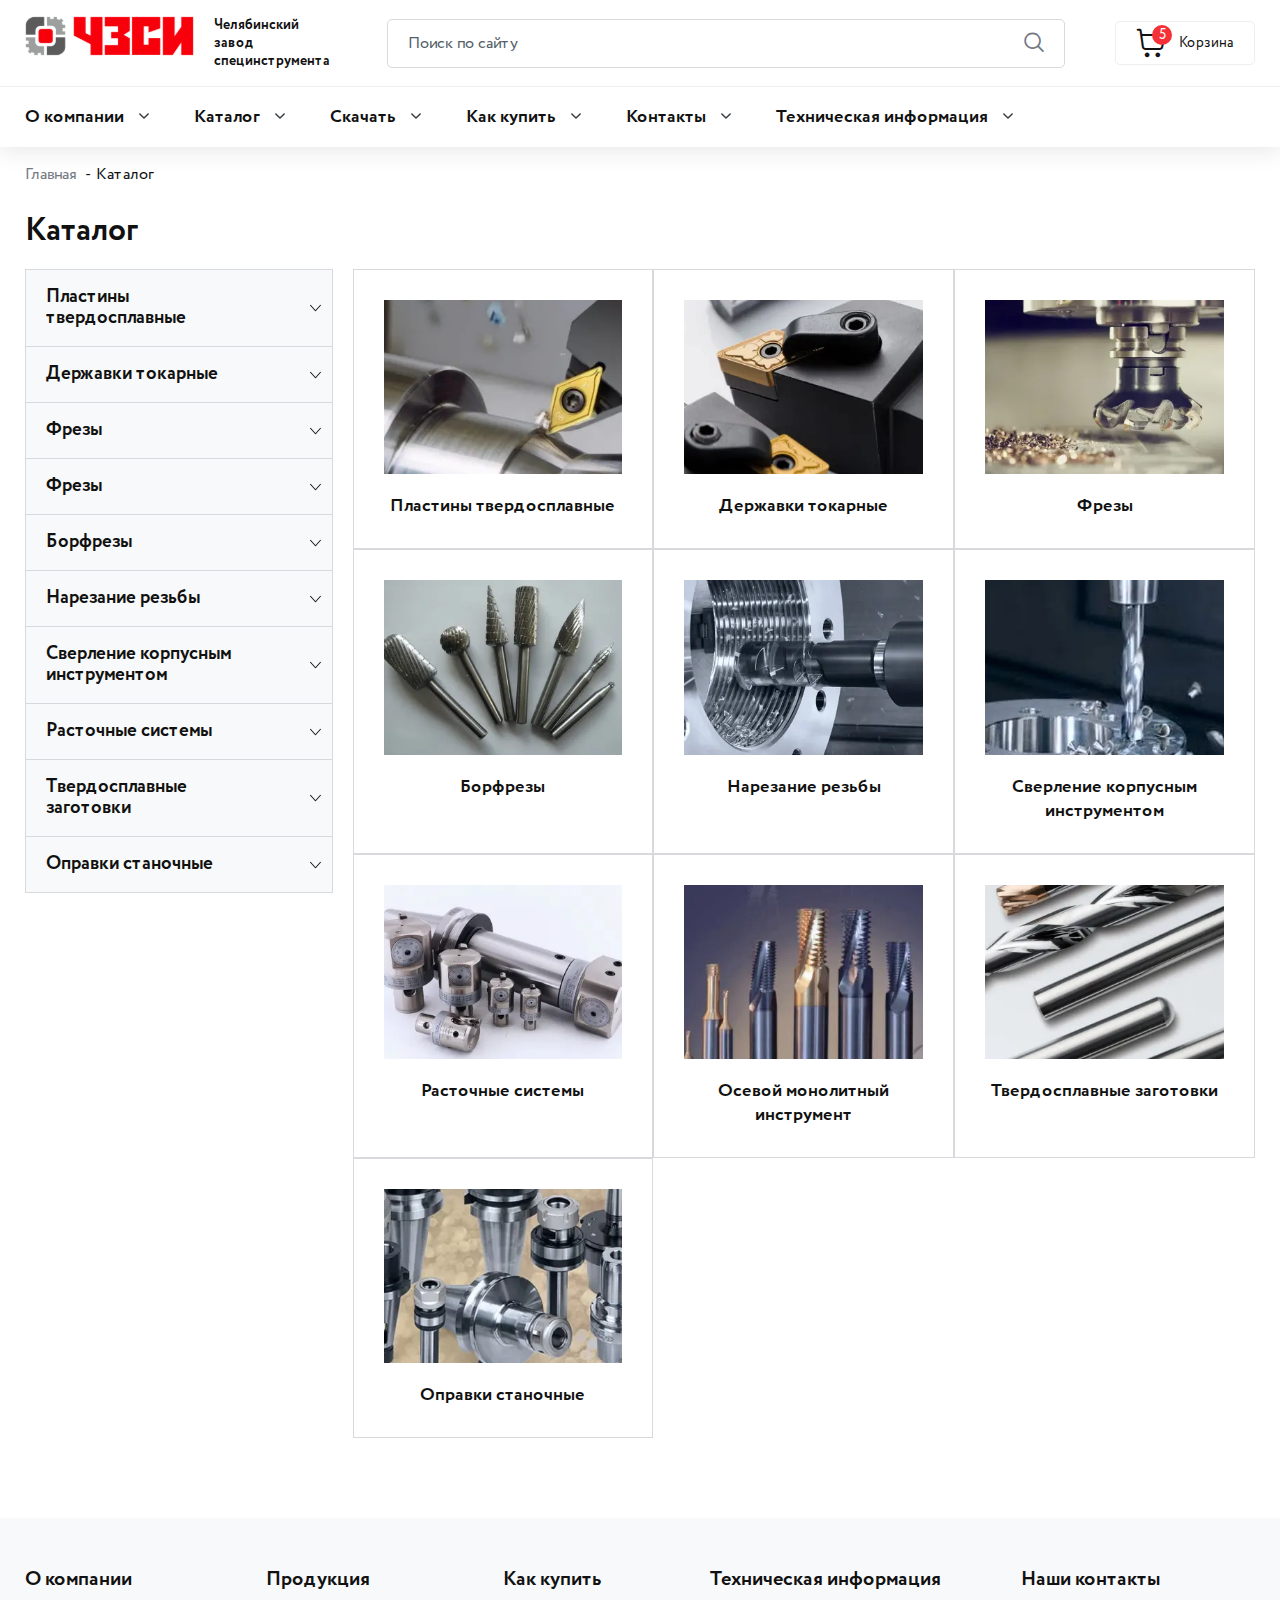
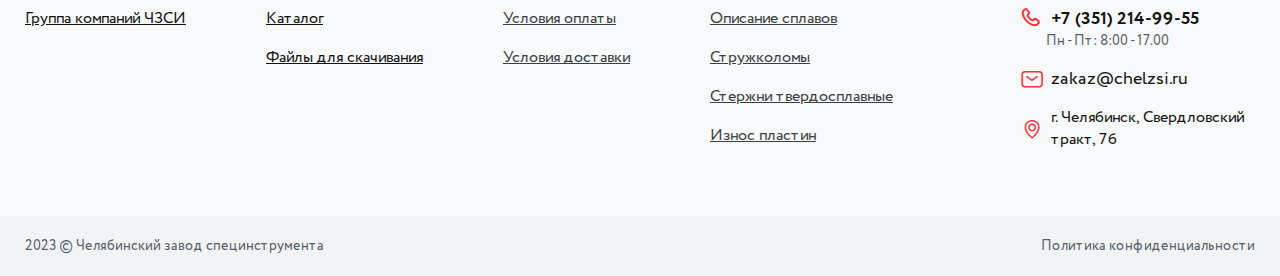
<file: catalog.html>
<!DOCTYPE html>
<html lang="ru">

<head>
	<title>Каталог</title>
	<meta charset="UTF-8">
	<meta name="format-detection" content="telephone=no">
	<!-- <style>body{opacity: 0;}</style> -->
	<link rel="stylesheet" href="css/style.min.css?_v=20230611171945">
	<link rel="shortcut icon" href="favicon.ico">
	<!-- <meta name="robots" content="noindex, nofollow"> -->
	<meta name="viewport" content="width=device-width, initial-scale=1.0">
</head>

<body>
	<div class="wrapper">
		<header class="header">
			<div class="header__top">
				<div class="header__container">
					<div class="header__content">
						<a href="index.html" class="header__logo logo">
							<div class="logo__img"><img src="img/icons/logo.svg" alt=""></div>
							<div class="logo__text">Челябинский завод специнструмента</div>
						</a>
						<form action="" class="header__search search">
							<input type="text" name="form[]" placeholder="Поиск по сайту" class="input search__input">
							<button type="submit" class="search__button _icon-search"></button>
						</form>
						<div class="search-btn _icon-search"></div>
						<!-- <input type="text" name="form[]" placeholder="Поиск по сайту" class="input search__show"> -->
						<a href="basket.html" class="basket _icon-basket">
							<span class="basket__number">5</span>
							<span class="basket__name">Корзина</span>
						</a>
					</div>
				</div>
			</div>
			<div class="search__result result-search">
				<div class="result-search__item">
					<div class="result-search__container">
						<div class="result-search__content">
							<div class="result-search__img">
								<picture><source srcset="img/search/01.webp" type="image/webp"><img src="img/search/01.jpg" alt=""></picture>
							</div>
							<a href="#" class="result-search__link">DCMT11T308-TM-HR7125 <span>Пластина токарная</span></a>
						</div>
					</div>
				</div>
				<div class="result-search__item">
					<div class="result-search__container">
						<div class="result-search__content">
							<div class="result-search__img">
								<picture><source srcset="img/search/01.webp" type="image/webp"><img src="img/search/01.jpg" alt=""></picture>
							</div>
							<a href="#" class="result-search__link">DCMT11T308-TM-HR7125 <span>Пластина токарная</span></a>
						</div>
					</div>
				</div>
				<div class="result-search__item">
					<div class="result-search__container">
						<div class="result-search__content">
							<div class="result-search__img">
								<picture><source srcset="img/search/01.webp" type="image/webp"><img src="img/search/01.jpg" alt=""></picture>
							</div>
							<a href="#" class="result-search__link">DCMT11T308-TM-HR7125 <span>Пластина токарная</span></a>
						</div>
					</div>
				</div>
			</div>
			<div class="header__menu">
				<div class="header__container">
					<nav class="menu__body">
						<ul class="menu__list">
							<li class="menu__item">
								<a href="" class="menu__link">О компании</a>
								<ul class="submenu">
									<li><a href="#" class="submenu__link">Группа компаний ЧЗСИ</a></li>
								</ul>
							</li>
							<li class="menu__item">
								<a href="catalog.html" class="menu__link">Каталог</a>
								<ul class="submenu">
									<li><a href="carbide-plates.html" class="submenu__link">Пластины твердосплавные</a></li>
									<li><a href="lathe-holders.html" class="submenu__link">Державки токарные</a></li>
									<li><a href="fraise.html" class="submenu__link">Фрезы</a></li>
									<li><a href="#" class="submenu__link">Борфрезы</a></li>
									<li><a href="category.html" class="submenu__link">Нарезание резьбы</a></li>
									<li><a href="#" class="submenu__link">Сверление корпусным инструментом</a></li>
									<li><a href="product.html" class="submenu__link">Расточные системы</a></li>
									<li><a href="#" class="submenu__link">Осевой монолитный инструмент</a></li>
									<li><a href="#" class="submenu__link">Твердосплавные заготовки</a></li>
									<li><a href="#" class="submenu__link">Оправки станочные</a></li>
								</ul>
							</li>
							<li class="menu__item">
								<a href="" class="menu__link">Скачать</a>
								<ul class="submenu">
									<li><a href="#" class="submenu__link">Файлы для скачивания</a></li>
								</ul>
							</li>
							<li class="menu__item">
								<a href="" class="menu__link">Как купить</a>
								<ul class="submenu">
									<li><a href="#" class="submenu__link">Условия оплаты</a></li>
									<li><a href="#" class="submenu__link">Условия доставки</a></li>
								</ul>
							</li>
							<li class="menu__item">
								<a href="" class="menu__link">Контакты</a>
								<ul class="submenu">
									<li><a href="#" class="submenu__link">Контакты</a></li>
								</ul>
							</li>
							<li class="menu__item">
								<a href="" class="menu__link">Техническая информация</a>
								<ul class="submenu">
									<li><a href="#" class="submenu__link">Описание сплавов</a></li>
									<li><a href="#" class="submenu__link">Стружколомы</a></li>
									<li><a href="#" class="submenu__link">Стержни твердосплавные</a></li>
									<li><a href="#" class="submenu__link">Износ пластин</a></li>
								</ul>
							</li>
						</ul>
					</nav>
				</div>
			</div>
		</header>
		<main class="page">
			<section class="catalog">
				<div class="catalog__container">
					<nav>
						<ul class="breadcrumb">
							<li class="breadcrumb-item"><a href="index.html">Главная</a></li>
							<li class="breadcrumb-item active">Каталог</li>
						</ul>
					</nav>
					<h2 class="title-section">Каталог</h2>
					<div class="catalog__wrapper">
						<div class="catalog__nav nav-catalog">
							<ul class="nav-catalog__list">
								<li class="accordion">
									<button class="accordion__control" aria-expanded="false">
										<span class="accordion__title">Пластины твердосплавные</span>
										<span class="accordion__icon"></span>
									</button>
									<div class="accordion__content" aria-hidden="true">
										<ul>
											<li>
												<a href="">— Токарные пластины по ISO</a>
												<ul class="checkbox accordion__sublist">
													<li>
														<input id="t_1" class="checkbox__input" type="checkbox" value="1" name="form[]">
														<label for="t_1" class="checkbox__label"><span class="checkbox__text">CCGT</span></label>
													</li>
													<li>
														<input id="t_2" class="checkbox__input" type="checkbox" value="1" name="form[]">
														<label for="t_2" class="checkbox__label"><span class="checkbox__text">CCGX</span></label>
													</li>
													<li>
														<input id="t_3" class="checkbox__input" type="checkbox" value="1" name="form[]">
														<label for="t_3" class="checkbox__label"><span class="checkbox__text">CCMT</span></label>
													</li>
													<li>
														<input id="t_4" class="checkbox__input" type="checkbox" value="1" name="form[]">
														<label for="t_4" class="checkbox__label"><span class="checkbox__text">CNMA</span></label>
													</li>
													<li>
														<input id="t_5" class="checkbox__input" type="checkbox" value="1" name="form[]">
														<label for="t_5" class="checkbox__label"><span class="checkbox__text">CNMG</span></label>
													</li>
													<li>
														<input id="t_1" class="checkbox__input" type="checkbox" value="1" name="form[]">
														<label for="t_1" class="checkbox__label"><span class="checkbox__text">CCGT</span></label>
													</li>
													<li>
														<input id="t_2" class="checkbox__input" type="checkbox" value="1" name="form[]">
														<label for="t_2" class="checkbox__label"><span class="checkbox__text">CCGX</span></label>
													</li>
													<li>
														<input id="t_3" class="checkbox__input" type="checkbox" value="1" name="form[]">
														<label for="t_3" class="checkbox__label"><span class="checkbox__text">CCMT</span></label>
													</li>
													<li>
														<input id="t_4" class="checkbox__input" type="checkbox" value="1" name="form[]">
														<label for="t_4" class="checkbox__label"><span class="checkbox__text">CNMA</span></label>
													</li>
												</ul>
											</li>
											<li>
												<a href="plates-heavy.html">— Пластины для тяжелого точения и обработки колесных пар</a>
												<ul class="accordion__sublist">
													<li><a href="">RCMT</a></li>
													<li><a href="">LNUX</a></li>
													<li><a href="">LNMX</a></li>
												</ul>
											</li>
											<li>
												<a href="">— Фрезерные пластины по ISO</a>
												<ul class="checkbox accordion__sublist">
													<li>
														<input id="p_1" class="checkbox__input" type="checkbox" value="1" name="form[]">
														<label for="p_1" class="checkbox__label"><span class="checkbox__text">AOKT</span></label>
													</li>
													<li>
														<input id="p_2" class="checkbox__input" type="checkbox" value="1" name="form[]">
														<label for="p_2" class="checkbox__label"><span class="checkbox__text">AOMT</span></label>
													</li>
													<li>
														<input id="p_3" class="checkbox__input" type="checkbox" value="1" name="form[]">
														<label for="p_3" class="checkbox__label"><span class="checkbox__text">APGT</span></label>
													</li>
													<li>
														<input id="p_4" class="checkbox__input" type="checkbox" value="1" name="form[]">
														<label for="p_4" class="checkbox__label"><span class="checkbox__text">CNMA</span></label>
													</li>
													<li>
														<input id="p_5" class="checkbox__input" type="checkbox" value="1" name="form[]">
														<label for="p_5" class="checkbox__label"><span class="checkbox__text">APHX</span></label>
													</li>
													<li>
														<input id="p_1" class="checkbox__input" type="checkbox" value="1" name="form[]">
														<label for="p_1" class="checkbox__label"><span class="checkbox__text">APKT</span></label>
													</li>
													<li>
														<input id="p_1" class="checkbox__input" type="checkbox" value="1" name="form[]">
														<label for="p_1" class="checkbox__label"><span class="checkbox__text">AOKT</span></label>
													</li>
													<li>
														<input id="p_2" class="checkbox__input" type="checkbox" value="1" name="form[]">
														<label for="p_2" class="checkbox__label"><span class="checkbox__text">AOMT</span></label>
													</li>
													<li>
														<input id="p_3" class="checkbox__input" type="checkbox" value="1" name="form[]">
														<label for="p_3" class="checkbox__label"><span class="checkbox__text">APGT</span></label>
													</li>
													<li>
														<input id="p_4" class="checkbox__input" type="checkbox" value="1" name="form[]">
														<label for="p_4" class="checkbox__label"><span class="checkbox__text">CNMA</span></label>
													</li>
													<li>
														<input id="p_5" class="checkbox__input" type="checkbox" value="1" name="form[]">
														<label for="p_5" class="checkbox__label"><span class="checkbox__text">APHX</span></label>
													</li>
													<li>
														<input id="p_1" class="checkbox__input" type="checkbox" value="1" name="form[]">
														<label for="p_1" class="checkbox__label"><span class="checkbox__text">APKT</span></label>
													</li>
												</ul>
											</li>
											<li><a href="">— Пластины для мелкоразмерной обработки</a></li>
										</ul>
									</div>
								</li>
								<li class="accordion">
									<button class="accordion__control" aria-expanded="false">
										<span class="accordion__title">Державки токарные</span>
										<span class="accordion__icon"></span>
									</button>
									<div class="accordion__content" aria-hidden="true">
										<ul>
											<li><a href="">— Державки для наружного точения</a></li>
											<li><a href="">— Державки для внутреннего точения</a></li>
											<li><a href="">— Державки отрезные канавочные</a></li>
											<li><a href="">— Резцы резьбовые</a></li>
										</ul>
									</div>
								</li>
								<li class="accordion">
									<button class="accordion__control" aria-expanded="false">
										<span class="accordion__title">Фрезы</span>
										<span class="accordion__icon"></span>
									</button>
									<div class="accordion__content" aria-hidden="true">
										<ul>
											<li><a href="">— Контурные фрезы</a></li>
											<li><a href="">— Фрезы «Кукуруза»</a></li>
											<li><a href="">— Торцевые фрезы</a></li>
											<li><a href="">— Фрезы «Скороход»</a></li>
											<li><a href="">— Фрезы «Дыродер»</a></li>
											<li><a href="">— Фрезы для объемного фрезерования</a></li>
											<li><a href="">— Дисковые фрезы</a></li>
											<li><a href="">— Прочие фрезы</a></li>
										</ul>
									</div>
								</li>
								<li class="accordion">
									<button class="accordion__control" aria-expanded="false">
										<span class="accordion__title">Фрезы</span>
										<span class="accordion__icon"></span>
									</button>
									<div class="accordion__content" aria-hidden="true">
										<ul>
											<li><a href="">— Контурные фрезы</a></li>
											<li><a href="">— Фрезы «Кукуруза»</a></li>
											<li><a href="">— Торцевые фрезы</a></li>
											<li><a href="">— Фрезы «Скороход»</a></li>
											<li><a href="">— Фрезы «Дыродер»</a></li>
											<li><a href="">— Фрезы для объемного фрезерования</a></li>
											<li><a href="">— Дисковые фрезы</a></li>
											<li><a href="">— Прочие фрезы</a></li>
										</ul>
									</div>
								</li>
								<li class="accordion">
									<button class="accordion__control" aria-expanded="false">
										<span class="accordion__title">Борфрезы</span>
										<span class="accordion__icon"></span>
									</button>
									<div class="accordion__content" aria-hidden="true">
										<ul>
											<li><a href=""></a></li>
										</ul>
									</div>
								</li>
								<li class="accordion">
									<button class="accordion__control" aria-expanded="false">
										<span class="accordion__title">Нарезание резьбы</span>
										<span class="accordion__icon"></span>
									</button>
									<div class="accordion__content" aria-hidden="true">
										<ul>
											<li>
												<a href="">— Пластины</a>
												<ul class="accordion__sublist">
													<li><a href="">Пластины для нарезания метрической резьбы</a></li>
													<li><a href="">Пластины для нарезания трубной резьбы</a></li>
													<li><a href="">Прочие Пластины для нарезания резьбы</a></li>
												</ul>
											</li>
											<li><a href="">— Державки</a></li>
										</ul>
									</div>
								</li>
								<li class="accordion">
									<button class="accordion__control" aria-expanded="false">
										<span class="accordion__title">Сверление корпусным инструментом</span>
										<span class="accordion__icon"></span>
									</button>
									<div class="accordion__content" aria-hidden="true">
										<ul>
											<li>
												<a href="">— Сверла с СМП</a>
												<ul class="accordion__sublist">
													<li><a href="">UD20</a></li>
													<li><a href="">UD30</a></li>
													<li><a href="">UD40</a></li>
													<li><a href="">UD50</a></li>
												</ul>
											</li>
											<li><a href="">— Сверла с наконечником</a></li>
											<li><a href="">— Сверление больших диаметров</a></li>
										</ul>
									</div>
								</li>
								<li class="accordion">
									<button class="accordion__control" aria-expanded="false">
										<span class="accordion__title">Расточные системы</span>
										<span class="accordion__icon"></span>
									</button>
									<div class="accordion__content" aria-hidden="true">
										<ul>
											<li>
												<a href="product.html">— Расточные наборы (кейсовые)</a>
											</li>
										</ul>
									</div>
								</li>
								<li class="accordion">
									<button class="accordion__control" aria-expanded="false">
										<span class="accordion__title">Твердосплавные заготовки</span>
										<span class="accordion__icon"></span>
									</button>
									<div class="accordion__content" aria-hidden="true">
										<ul>
											<li>
												<a href=""></a>
											</li>
										</ul>
									</div>
								</li>
								<li class="accordion">
									<button class="accordion__control" aria-expanded="false">
										<span class="accordion__title">Оправки станочные</span>
										<span class="accordion__icon"></span>
									</button>
									<div class="accordion__content" aria-hidden="true">
										<ul>
											<li>
												<a href=""></a>
											</li>
										</ul>
									</div>
								</li>
							</ul>
						</div>
						<section class="tool section tool_catalog">
							<div class="tool__content">
								<a href="#" class="tool__item">
									<div class="tool__img">
										<picture><source srcset="img/tool/01.webp" type="image/webp"><img src="img/tool/01.jpg" alt=""></picture>
									</div>
									<div class="tool__title">Пластины твердосплавные</div>
								</a>
								<a href="#" class="tool__item">
									<div class="tool__img">
										<picture><source srcset="img/tool/02.webp" type="image/webp"><img src="img/tool/02.jpg" alt=""></picture>
									</div>
									<div class="tool__title">Державки токарные</div>
								</a>
								<a href="#" class="tool__item">
									<div class="tool__img">
										<picture><source srcset="img/tool/03.webp" type="image/webp"><img src="img/tool/03.jpg" alt=""></picture>
									</div>
									<div class="tool__title">Фрезы</div>
								</a>
								<a href="#" class="tool__item">
									<div class="tool__img">
										<picture><source srcset="img/tool/04.webp" type="image/webp"><img src="img/tool/04.jpg" alt=""></picture>
									</div>
									<div class="tool__title">Борфрезы</div>
								</a>
								<a href="#" class="tool__item">
									<div class="tool__img">
										<picture><source srcset="img/tool/05.webp" type="image/webp"><img src="img/tool/05.jpg" alt=""></picture>
									</div>
									<div class="tool__title">Нарезание резьбы</div>
								</a>
								<a href="#" class="tool__item">
									<div class="tool__img">
										<picture><source srcset="img/tool/06.webp" type="image/webp"><img src="img/tool/06.jpg" alt=""></picture>
									</div>
									<div class="tool__title">Сверление корпусным инструментом</div>
								</a>
								<a href="#" class="tool__item">
									<div class="tool__img">
										<picture><source srcset="img/tool/07.webp" type="image/webp"><img src="img/tool/07.jpg" alt=""></picture>
									</div>
									<div class="tool__title">Расточные системы</div>
								</a>
								<a href="#" class="tool__item">
									<div class="tool__img">
										<picture><source srcset="img/tool/08.webp" type="image/webp"><img src="img/tool/08.jpg" alt=""></picture>
									</div>
									<div class="tool__title">Осевой монолитный инструмент</div>
								</a>
								<a href="#" class="tool__item">
									<div class="tool__img">
										<picture><source srcset="img/tool/09.webp" type="image/webp"><img src="img/tool/09.jpg" alt=""></picture>
									</div>
									<div class="tool__title">Твердосплавные заготовки</div>
								</a>
								<a href="#" class="tool__item">
									<div class="tool__img">
										<picture><source srcset="img/tool/10.webp" type="image/webp"><img src="img/tool/10.jpg" alt=""></picture>
									</div>
									<div class="tool__title">Оправки станочные</div>
								</a>
							</div>
						</section>
					</div>
				</div>
			</section>
		</main>
		<footer class="footer">
			<div class="footer__container">
				<div class="footer__menu menu-footer">
					<div class="menu-footer__item">
						<div class="menu-footer__title">О компании</div>
						<a href="" class="menu-footer__link">Группа компаний ЧЗСИ</a>
					</div>
					<div class="menu-footer__item">
						<div class="menu-footer__title">Продукция</div>
						<a href="" class="menu-footer__link">Каталог</a>
						<a href="" class="menu-footer__link">Файлы для скачивания</a>
					</div>
					<div class="menu-footer__item">
						<div class="menu-footer__title">Как купить</div>
						<a href="" class="menu-footer__link menu-footer__link_normal">Условия оплаты</a>
						<a href="" class="menu-footer__link menu-footer__link_normal">Условия доставки</a>
					</div>
					<div class="menu-footer__item">
						<div class="menu-footer__title">Техническая информация</div>
						<a href="" class="menu-footer__link menu-footer__link_normal">Описание сплавов</a>
						<a href="" class="menu-footer__link menu-footer__link_normal">Стружколомы</a>
						<a href="" class="menu-footer__link menu-footer__link_normal">Стержни твердосплавные</a>
						<a href="" class="menu-footer__link menu-footer__link_normal">Износ пластин</a>
					</div>
					<div class="menu-footer__item">
						<div class="menu-footer__title">Наши контакты</div>
						<div class="menu-footer__block">
							<a href="tel:+73512149955" class="phone__number _icon-phone">+7 (351) 214-99-55</a>
							<span class="phone__time">Пн - Пт: 8:00 - 17.00</span>
						</div>
						<div class="menu-footer__block">
							<a href="mailto:zakaz@chelzsi.ru" class="menu-footer__mail _icon-email">zakaz@chelzsi.ru</a>
						</div>
						<div class="menu-footer__block">
							<div class="menu-footer__address _icon-map">г. Челябинск, Свердловский тракт, 7б</div>
						</div>
					</div>
				</div>
			</div>
			<div class="footer__bottom">
				<div class="footer__container">
					<div class="footer__wrap">
						<div class="footer__copy">2023 &copy; Челябинский завод специнструмента</div>
						<a href="" class="footer__policy">Политика конфиденциальности</a>
					</div>
				</div>
			</div>
		</footer>
	</div>
	<!-- <div id="popup" aria-hidden="true" class="popup">
	<div class="popup__wrapper">
		<div class="popup__content">
			<button data-close type="button" class="popup__close">Закрыть</button>
			<div class="popup__text">
				Text
			</div>
		</div>
	</div>
</div> -->
	<script src="js/app.min.js?_v=20230611171945"></script>
</body>

</html>
</file>
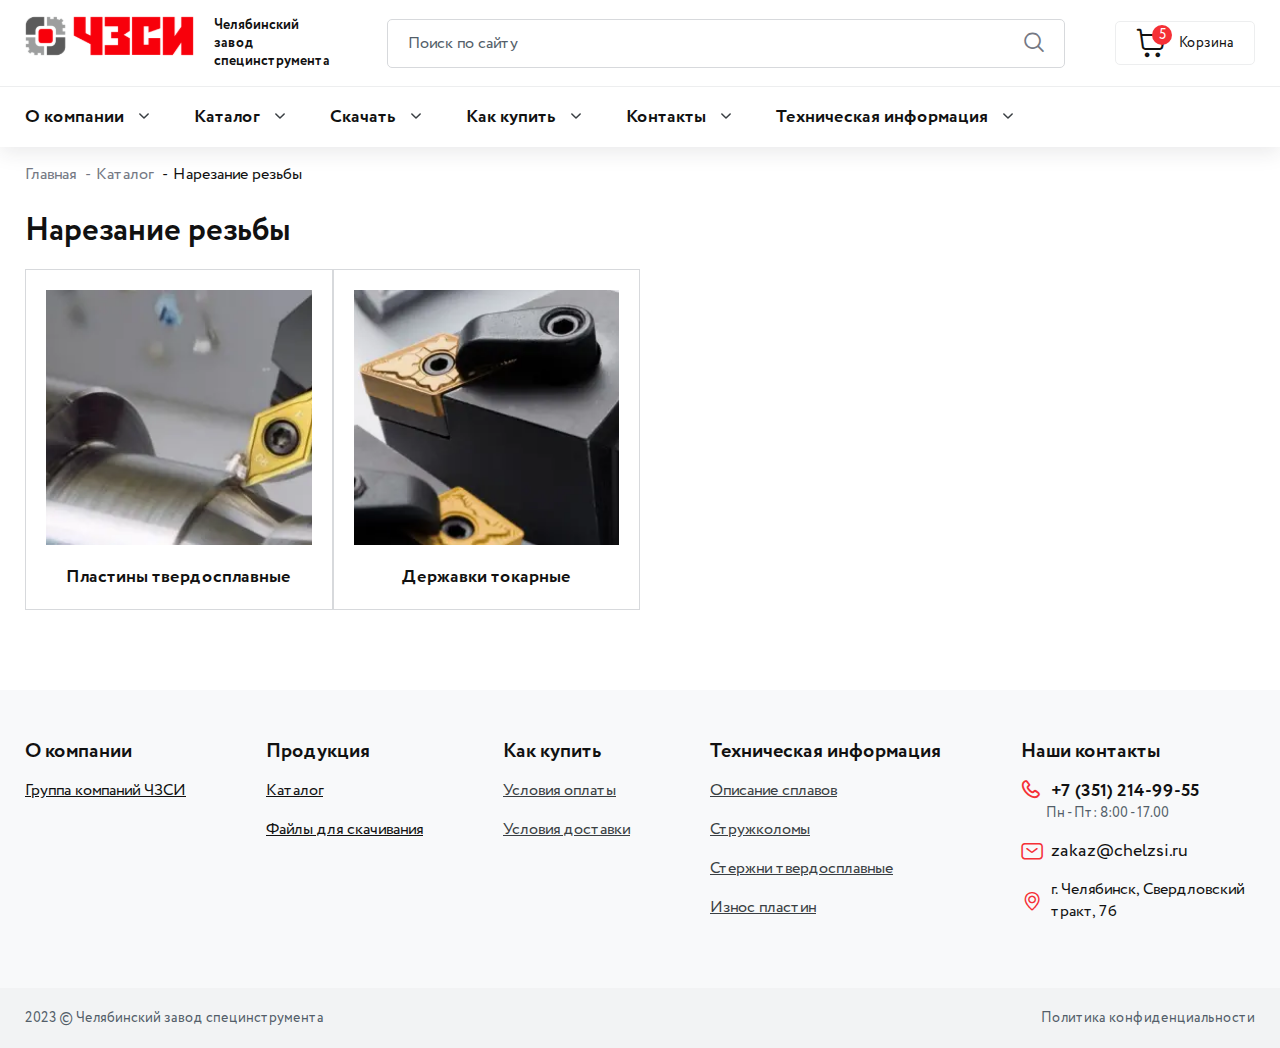
<file: category.html>
<!DOCTYPE html>
<html lang="ru">

<head>
	<title>Категория</title>
	<meta charset="UTF-8">
	<meta name="format-detection" content="telephone=no">
	<!-- <style>body{opacity: 0;}</style> -->
	<link rel="stylesheet" href="css/style.min.css?_v=20230611171945">
	<link rel="shortcut icon" href="favicon.ico">
	<!-- <meta name="robots" content="noindex, nofollow"> -->
	<meta name="viewport" content="width=device-width, initial-scale=1.0">
</head>

<body>
	<div class="wrapper">
		<header class="header">
			<div class="header__top">
				<div class="header__container">
					<div class="header__content">
						<a href="index.html" class="header__logo logo">
							<div class="logo__img"><img src="img/icons/logo.svg" alt=""></div>
							<div class="logo__text">Челябинский завод специнструмента</div>
						</a>
						<form action="" class="header__search search">
							<input type="text" name="form[]" placeholder="Поиск по сайту" class="input search__input">
							<button type="submit" class="search__button _icon-search"></button>
						</form>
						<div class="search-btn _icon-search"></div>
						<!-- <input type="text" name="form[]" placeholder="Поиск по сайту" class="input search__show"> -->
						<a href="basket.html" class="basket _icon-basket">
							<span class="basket__number">5</span>
							<span class="basket__name">Корзина</span>
						</a>
					</div>
				</div>
			</div>
			<div class="search__result result-search">
				<div class="result-search__item">
					<div class="result-search__container">
						<div class="result-search__content">
							<div class="result-search__img">
								<picture><source srcset="img/search/01.webp" type="image/webp"><img src="img/search/01.jpg" alt=""></picture>
							</div>
							<a href="#" class="result-search__link">DCMT11T308-TM-HR7125 <span>Пластина токарная</span></a>
						</div>
					</div>
				</div>
				<div class="result-search__item">
					<div class="result-search__container">
						<div class="result-search__content">
							<div class="result-search__img">
								<picture><source srcset="img/search/01.webp" type="image/webp"><img src="img/search/01.jpg" alt=""></picture>
							</div>
							<a href="#" class="result-search__link">DCMT11T308-TM-HR7125 <span>Пластина токарная</span></a>
						</div>
					</div>
				</div>
				<div class="result-search__item">
					<div class="result-search__container">
						<div class="result-search__content">
							<div class="result-search__img">
								<picture><source srcset="img/search/01.webp" type="image/webp"><img src="img/search/01.jpg" alt=""></picture>
							</div>
							<a href="#" class="result-search__link">DCMT11T308-TM-HR7125 <span>Пластина токарная</span></a>
						</div>
					</div>
				</div>
			</div>
			<div class="header__menu">
				<div class="header__container">
					<nav class="menu__body">
						<ul class="menu__list">
							<li class="menu__item">
								<a href="" class="menu__link">О компании</a>
								<ul class="submenu">
									<li><a href="#" class="submenu__link">Группа компаний ЧЗСИ</a></li>
								</ul>
							</li>
							<li class="menu__item">
								<a href="catalog.html" class="menu__link">Каталог</a>
								<ul class="submenu">
									<li><a href="carbide-plates.html" class="submenu__link">Пластины твердосплавные</a></li>
									<li><a href="lathe-holders.html" class="submenu__link">Державки токарные</a></li>
									<li><a href="fraise.html" class="submenu__link">Фрезы</a></li>
									<li><a href="#" class="submenu__link">Борфрезы</a></li>
									<li><a href="category.html" class="submenu__link">Нарезание резьбы</a></li>
									<li><a href="#" class="submenu__link">Сверление корпусным инструментом</a></li>
									<li><a href="product.html" class="submenu__link">Расточные системы</a></li>
									<li><a href="#" class="submenu__link">Осевой монолитный инструмент</a></li>
									<li><a href="#" class="submenu__link">Твердосплавные заготовки</a></li>
									<li><a href="#" class="submenu__link">Оправки станочные</a></li>
								</ul>
							</li>
							<li class="menu__item">
								<a href="" class="menu__link">Скачать</a>
								<ul class="submenu">
									<li><a href="#" class="submenu__link">Файлы для скачивания</a></li>
								</ul>
							</li>
							<li class="menu__item">
								<a href="" class="menu__link">Как купить</a>
								<ul class="submenu">
									<li><a href="#" class="submenu__link">Условия оплаты</a></li>
									<li><a href="#" class="submenu__link">Условия доставки</a></li>
								</ul>
							</li>
							<li class="menu__item">
								<a href="" class="menu__link">Контакты</a>
								<ul class="submenu">
									<li><a href="#" class="submenu__link">Контакты</a></li>
								</ul>
							</li>
							<li class="menu__item">
								<a href="" class="menu__link">Техническая информация</a>
								<ul class="submenu">
									<li><a href="#" class="submenu__link">Описание сплавов</a></li>
									<li><a href="#" class="submenu__link">Стружколомы</a></li>
									<li><a href="#" class="submenu__link">Стержни твердосплавные</a></li>
									<li><a href="#" class="submenu__link">Износ пластин</a></li>
								</ul>
							</li>
						</ul>
					</nav>
				</div>
			</div>
		</header>
		<main class="page">
			<section class="category">
				<div class="category__container">
					<nav>
						<ul class="breadcrumb">
							<li class="breadcrumb-item"><a href="index.html">Главная</a></li>
							<li class="breadcrumb-item"><a href="catalog.html">Каталог</a></li>
							<li class="breadcrumb-item active">Нарезание резьбы</li>
						</ul>
					</nav>
					<h2 class="title-section">Нарезание резьбы</h2>
					<section class="tool section tool_category">
						<div class="tool__content">
							<a href="#" class="tool__item">
								<div class="tool__img">
									<picture><source srcset="img/tool/01.webp" type="image/webp"><img src="img/tool/01.jpg" alt=""></picture>
								</div>
								<div class="tool__title">Пластины твердосплавные</div>
							</a>
							<a href="lathe-holders.html" class="tool__item">
								<div class="tool__img">
									<picture><source srcset="img/tool/02.webp" type="image/webp"><img src="img/tool/02.jpg" alt=""></picture>
								</div>
								<div class="tool__title">Державки токарные</div>
							</a>
						</div>
					</section>

				</div>
			</section>
		</main>
		<footer class="footer">
			<div class="footer__container">
				<div class="footer__menu menu-footer">
					<div class="menu-footer__item">
						<div class="menu-footer__title">О компании</div>
						<a href="" class="menu-footer__link">Группа компаний ЧЗСИ</a>
					</div>
					<div class="menu-footer__item">
						<div class="menu-footer__title">Продукция</div>
						<a href="" class="menu-footer__link">Каталог</a>
						<a href="" class="menu-footer__link">Файлы для скачивания</a>
					</div>
					<div class="menu-footer__item">
						<div class="menu-footer__title">Как купить</div>
						<a href="" class="menu-footer__link menu-footer__link_normal">Условия оплаты</a>
						<a href="" class="menu-footer__link menu-footer__link_normal">Условия доставки</a>
					</div>
					<div class="menu-footer__item">
						<div class="menu-footer__title">Техническая информация</div>
						<a href="" class="menu-footer__link menu-footer__link_normal">Описание сплавов</a>
						<a href="" class="menu-footer__link menu-footer__link_normal">Стружколомы</a>
						<a href="" class="menu-footer__link menu-footer__link_normal">Стержни твердосплавные</a>
						<a href="" class="menu-footer__link menu-footer__link_normal">Износ пластин</a>
					</div>
					<div class="menu-footer__item">
						<div class="menu-footer__title">Наши контакты</div>
						<div class="menu-footer__block">
							<a href="tel:+73512149955" class="phone__number _icon-phone">+7 (351) 214-99-55</a>
							<span class="phone__time">Пн - Пт: 8:00 - 17.00</span>
						</div>
						<div class="menu-footer__block">
							<a href="mailto:zakaz@chelzsi.ru" class="menu-footer__mail _icon-email">zakaz@chelzsi.ru</a>
						</div>
						<div class="menu-footer__block">
							<div class="menu-footer__address _icon-map">г. Челябинск, Свердловский тракт, 7б</div>
						</div>
					</div>
				</div>
			</div>
			<div class="footer__bottom">
				<div class="footer__container">
					<div class="footer__wrap">
						<div class="footer__copy">2023 &copy; Челябинский завод специнструмента</div>
						<a href="" class="footer__policy">Политика конфиденциальности</a>
					</div>
				</div>
			</div>
		</footer>
	</div>
	<!-- <div id="popup" aria-hidden="true" class="popup">
	<div class="popup__wrapper">
		<div class="popup__content">
			<button data-close type="button" class="popup__close">Закрыть</button>
			<div class="popup__text">
				Text
			</div>
		</div>
	</div>
</div> -->
	<script src="js/app.min.js?_v=20230611171945"></script>
</body>

</html>
</file>
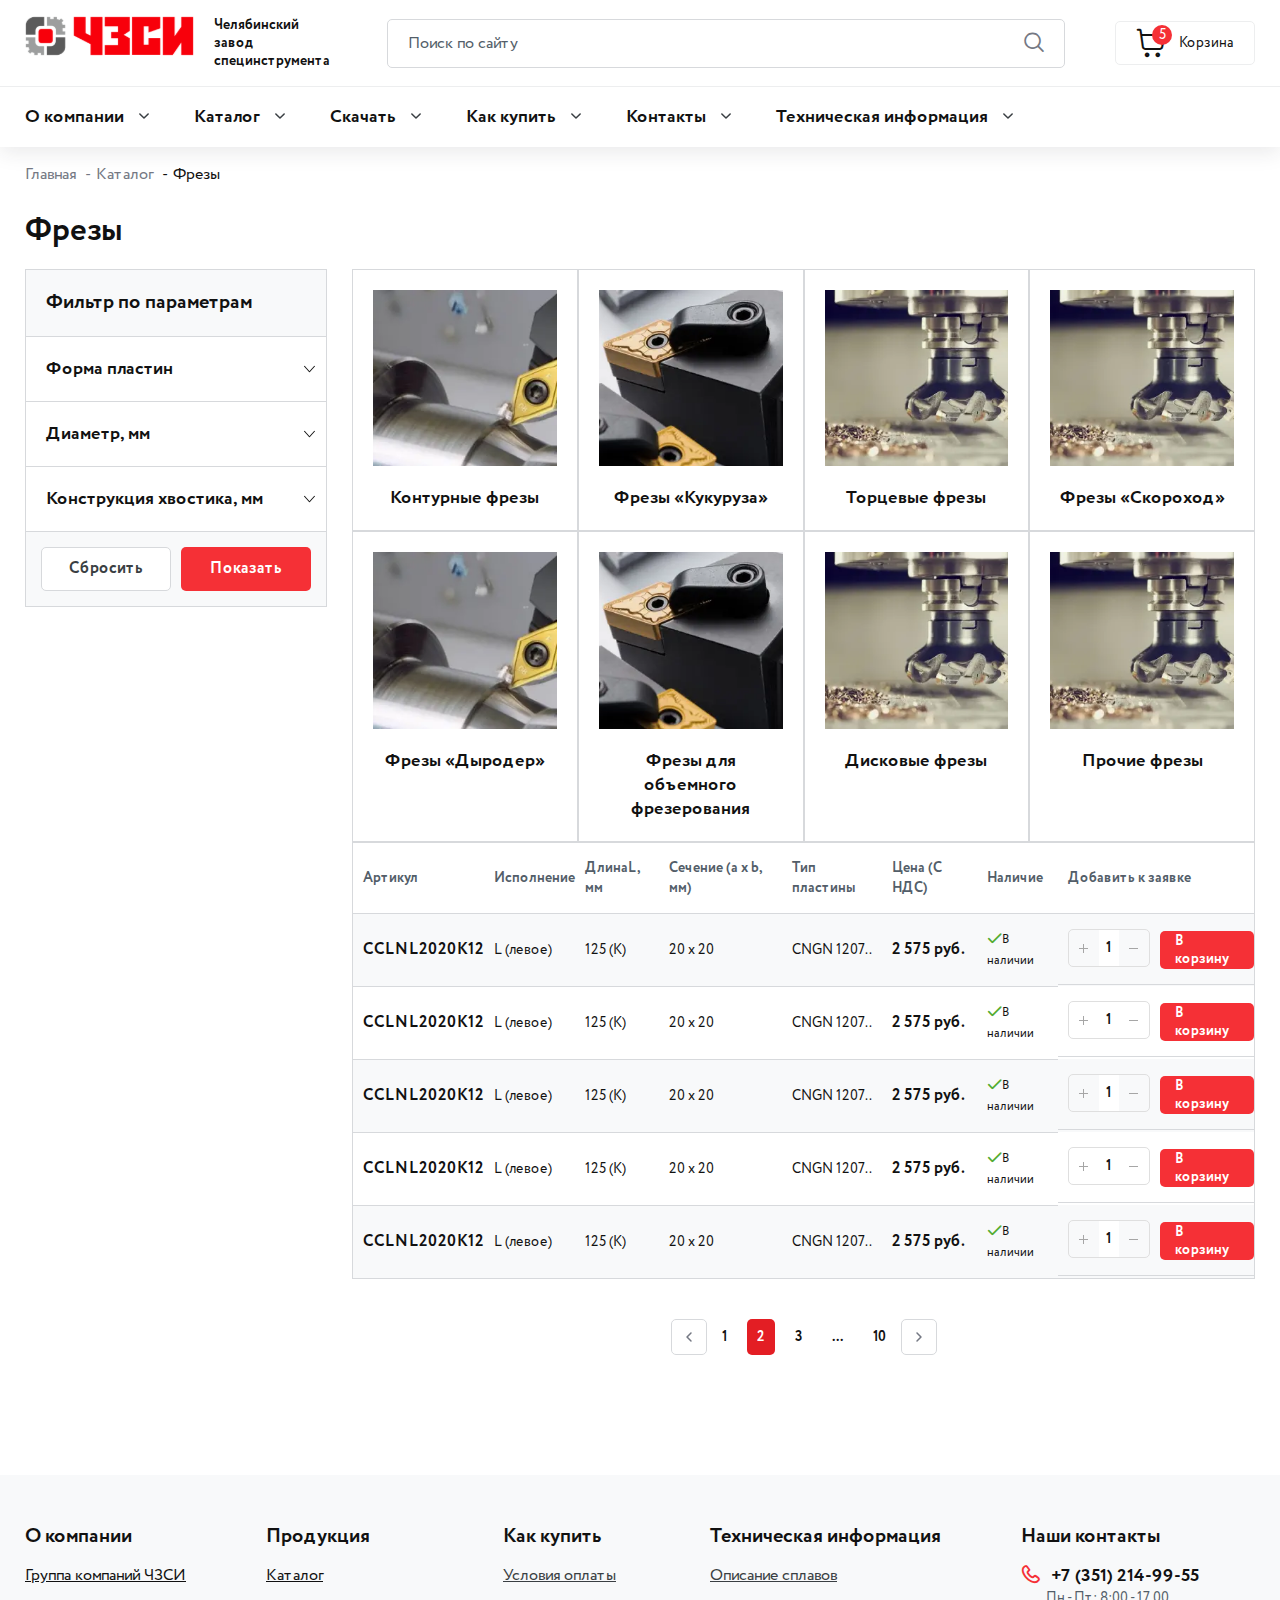
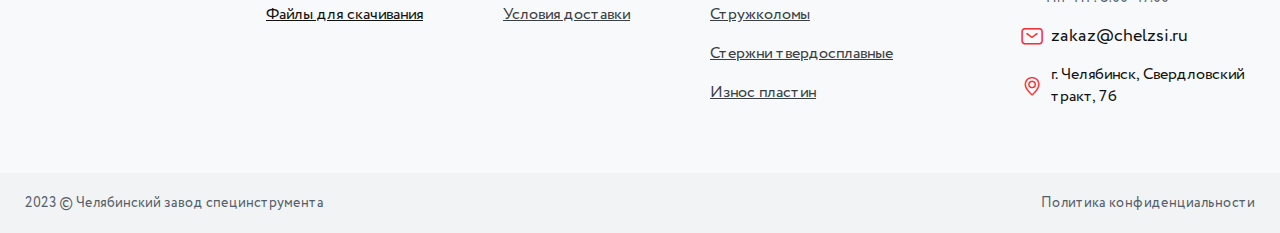
<file: fraise.html>
<!DOCTYPE html>
<html lang="ru">

<head>
	<title>Фрезы</title>
	<meta charset="UTF-8">
	<meta name="format-detection" content="telephone=no">
	<!-- <style>body{opacity: 0;}</style> -->
	<link rel="stylesheet" href="css/style.min.css?_v=20230611171945">
	<link rel="shortcut icon" href="favicon.ico">
	<!-- <meta name="robots" content="noindex, nofollow"> -->
	<meta name="viewport" content="width=device-width, initial-scale=1.0">
</head>

<body>
	<div class="wrapper">
		<header class="header">
			<div class="header__top">
				<div class="header__container">
					<div class="header__content">
						<a href="index.html" class="header__logo logo">
							<div class="logo__img"><img src="img/icons/logo.svg" alt=""></div>
							<div class="logo__text">Челябинский завод специнструмента</div>
						</a>
						<form action="" class="header__search search">
							<input type="text" name="form[]" placeholder="Поиск по сайту" class="input search__input">
							<button type="submit" class="search__button _icon-search"></button>
						</form>
						<div class="search-btn _icon-search"></div>
						<!-- <input type="text" name="form[]" placeholder="Поиск по сайту" class="input search__show"> -->
						<a href="basket.html" class="basket _icon-basket">
							<span class="basket__number">5</span>
							<span class="basket__name">Корзина</span>
						</a>
					</div>
				</div>
			</div>
			<div class="search__result result-search">
				<div class="result-search__item">
					<div class="result-search__container">
						<div class="result-search__content">
							<div class="result-search__img">
								<picture><source srcset="img/search/01.webp" type="image/webp"><img src="img/search/01.jpg" alt=""></picture>
							</div>
							<a href="#" class="result-search__link">DCMT11T308-TM-HR7125 <span>Пластина токарная</span></a>
						</div>
					</div>
				</div>
				<div class="result-search__item">
					<div class="result-search__container">
						<div class="result-search__content">
							<div class="result-search__img">
								<picture><source srcset="img/search/01.webp" type="image/webp"><img src="img/search/01.jpg" alt=""></picture>
							</div>
							<a href="#" class="result-search__link">DCMT11T308-TM-HR7125 <span>Пластина токарная</span></a>
						</div>
					</div>
				</div>
				<div class="result-search__item">
					<div class="result-search__container">
						<div class="result-search__content">
							<div class="result-search__img">
								<picture><source srcset="img/search/01.webp" type="image/webp"><img src="img/search/01.jpg" alt=""></picture>
							</div>
							<a href="#" class="result-search__link">DCMT11T308-TM-HR7125 <span>Пластина токарная</span></a>
						</div>
					</div>
				</div>
			</div>
			<div class="header__menu">
				<div class="header__container">
					<nav class="menu__body">
						<ul class="menu__list">
							<li class="menu__item">
								<a href="" class="menu__link">О компании</a>
								<ul class="submenu">
									<li><a href="#" class="submenu__link">Группа компаний ЧЗСИ</a></li>
								</ul>
							</li>
							<li class="menu__item">
								<a href="catalog.html" class="menu__link">Каталог</a>
								<ul class="submenu">
									<li><a href="carbide-plates.html" class="submenu__link">Пластины твердосплавные</a></li>
									<li><a href="lathe-holders.html" class="submenu__link">Державки токарные</a></li>
									<li><a href="fraise.html" class="submenu__link">Фрезы</a></li>
									<li><a href="#" class="submenu__link">Борфрезы</a></li>
									<li><a href="category.html" class="submenu__link">Нарезание резьбы</a></li>
									<li><a href="#" class="submenu__link">Сверление корпусным инструментом</a></li>
									<li><a href="product.html" class="submenu__link">Расточные системы</a></li>
									<li><a href="#" class="submenu__link">Осевой монолитный инструмент</a></li>
									<li><a href="#" class="submenu__link">Твердосплавные заготовки</a></li>
									<li><a href="#" class="submenu__link">Оправки станочные</a></li>
								</ul>
							</li>
							<li class="menu__item">
								<a href="" class="menu__link">Скачать</a>
								<ul class="submenu">
									<li><a href="#" class="submenu__link">Файлы для скачивания</a></li>
								</ul>
							</li>
							<li class="menu__item">
								<a href="" class="menu__link">Как купить</a>
								<ul class="submenu">
									<li><a href="#" class="submenu__link">Условия оплаты</a></li>
									<li><a href="#" class="submenu__link">Условия доставки</a></li>
								</ul>
							</li>
							<li class="menu__item">
								<a href="" class="menu__link">Контакты</a>
								<ul class="submenu">
									<li><a href="#" class="submenu__link">Контакты</a></li>
								</ul>
							</li>
							<li class="menu__item">
								<a href="" class="menu__link">Техническая информация</a>
								<ul class="submenu">
									<li><a href="#" class="submenu__link">Описание сплавов</a></li>
									<li><a href="#" class="submenu__link">Стружколомы</a></li>
									<li><a href="#" class="submenu__link">Стержни твердосплавные</a></li>
									<li><a href="#" class="submenu__link">Износ пластин</a></li>
								</ul>
							</li>
						</ul>
					</nav>
				</div>
			</div>
		</header>
		<main class="page">
			<section class="lathe-holders">
				<div class="lathe-holders__container">
					<nav>
						<ul class="breadcrumb">
							<li class="breadcrumb-item"><a href="index.html">Главная</a></li>
							<li class="breadcrumb-item"><a href="catalog.html">Каталог</a></li>
							<li class="breadcrumb-item active">Фрезы</li>
						</ul>
					</nav>
					<h2 class="title-section">Фрезы</h2>
					<div class="page__wrapper">
						<div class="catalog-filter">
							<!-- <div class="filter-button"><span>Фильтры</span></div> -->
							<div class="catalog-filter__category category-filter">
								<div class="catalog-filter__title">Фильтр по параметрам</div>
								<form action="" class="category-filter__block">
									<div data-spollers class="spollers">
										<div class="spollers__item">
											<button type="button" data-spoller class="spollers__title">Форма пластин</button>
											<div class="spollers__body">
												<ul class="checkbox">
													<li>
														<input id="f_1" class="checkbox__input" type="checkbox" value="1" name="form[]">
														<label for="f_1" class="checkbox__label"><span class="checkbox__text">С (ромб 80°)</span></label>
													</li>
													<li>
														<input id="f_2" class="checkbox__input" type="checkbox" value="1" name="form[]">
														<label for="f_2" class="checkbox__label"><span class="checkbox__text">D (ромб 55°)</span></label>
													</li>
													<li>
														<input id="f_3" class="checkbox__input" type="checkbox" value="1" name="form[]">
														<label for="f_3" class="checkbox__label"><span class="checkbox__text">R (круг)</span></label>
													</li>
													<li>
														<input id="f_4" class="checkbox__input" type="checkbox" value="1" name="form[]">
														<label for="f_4" class="checkbox__label"><span class="checkbox__text">S (квадрат)</span></label>
													</li>
													<li>
														<input id="f_5" class="checkbox__input" type="checkbox" value="1" name="form[]">
														<label for="f_5" class="checkbox__label"><span class="checkbox__text">V (ромб 35°)</span></label>
													</li>
													<li>
														<input id="f_6" class="checkbox__input" type="checkbox" value="1" name="form[]">
														<label for="f_6" class="checkbox__label"><span class="checkbox__text">С (ромб 80°)</span></label>
													</li>
													<li>
														<input id="f_6" class="checkbox__input" type="checkbox" value="1" name="form[]">
														<label for="f_6" class="checkbox__label"><span class="checkbox__text">D (ромб 55°)</span></label>
													</li>
													<li>
														<input id="f_6" class="checkbox__input" type="checkbox" value="1" name="form[]">
														<label for="f_6" class="checkbox__label"><span class="checkbox__text">R (круг)</span></label>
													</li>
													<li>
														<input id="f_6" class="checkbox__input" type="checkbox" value="1" name="form[]">
														<label for="f_6" class="checkbox__label"><span class="checkbox__text">S (квадрат)</span></label>
													</li>
													<li>
														<input id="f_6" class="checkbox__input" type="checkbox" value="1" name="form[]">
														<label for="f_6" class="checkbox__label"><span class="checkbox__text">V (ромб 35°)</span></label>
													</li>
												</ul>
											</div>
										</div>
										<div class="spollers__item">
											<button type="button" data-spoller class="spollers__title">Диаметр, мм</button>
											<div class="spollers__body">
												<ul class="checkbox">
													<li>
														<input id="d_1" class="checkbox__input" type="checkbox" value="1" name="form[]">
														<label for="d_1" class="checkbox__label"><span class="checkbox__text">08 х 08</span></label>
													</li>
													<li>
														<input id="d_2" class="checkbox__input" type="checkbox" value="1" name="form[]">
														<label for="d_2" class="checkbox__label"><span class="checkbox__text">10 х 10</span></label>
													</li>
													<li>
														<input id="d_3" class="checkbox__input" type="checkbox" value="1" name="form[]">
														<label for="d_3" class="checkbox__label"><span class="checkbox__text">12 х 12</span></label>
													</li>
													<li>
														<input id="d_4" class="checkbox__input" type="checkbox" value="1" name="form[]">
														<label for="d_4" class="checkbox__label"><span class="checkbox__text">13 х 16</span></label>
													</li>
													<li>
														<input id="d_5" class="checkbox__input" type="checkbox" value="1" name="form[]">
														<label for="d_5" class="checkbox__label"><span class="checkbox__text">16 х 16</span></label>
													</li>
													<li>
														<input id="d_6" class="checkbox__input" type="checkbox" value="1" name="form[]">
														<label for="d_6" class="checkbox__label"><span class="checkbox__text">16 х 16</span></label>
													</li>
													<li>
														<input id="d_1" class="checkbox__input" type="checkbox" value="1" name="form[]">
														<label for="d_1" class="checkbox__label"><span class="checkbox__text">08 х 08</span></label>
													</li>
													<li>
														<input id="d_2" class="checkbox__input" type="checkbox" value="1" name="form[]">
														<label for="d_2" class="checkbox__label"><span class="checkbox__text">10 х 10</span></label>
													</li>
												</ul>
											</div>
										</div>
										<div class="spollers__item">
											<button type="button" data-spoller class="spollers__title">Конструкция хвостика, мм</button>
											<div class="spollers__body">
												<ul class="checkbox">
													<li>
														<input id="h_1" class="checkbox__input" type="checkbox" value="1" name="form[]">
														<label for="h_1" class="checkbox__label"><span class="checkbox__text">08 х 08</span></label>
													</li>
													<li>
														<input id="h_2" class="checkbox__input" type="checkbox" value="1" name="form[]">
														<label for="h_2" class="checkbox__label"><span class="checkbox__text">10 х 10</span></label>
													</li>
													<li>
														<input id="h_3" class="checkbox__input" type="checkbox" value="1" name="form[]">
														<label for="h_3" class="checkbox__label"><span class="checkbox__text">12 х 12</span></label>
													</li>
													<li>
														<input id="h_4" class="checkbox__input" type="checkbox" value="1" name="form[]">
														<label for="h_4" class="checkbox__label"><span class="checkbox__text">13 х 16</span></label>
													</li>
													<li>
														<input id="h_5" class="checkbox__input" type="checkbox" value="1" name="form[]">
														<label for="h_5" class="checkbox__label"><span class="checkbox__text">16 х 16</span></label>
													</li>
													<li>
														<input id="h_6" class="checkbox__input" type="checkbox" value="1" name="form[]">
														<label for="h_6" class="checkbox__label"><span class="checkbox__text">16 х 16</span></label>
													</li>
													<li>
														<input id="h_1" class="checkbox__input" type="checkbox" value="1" name="form[]">
														<label for="h_1" class="checkbox__label"><span class="checkbox__text">08 х 08</span></label>
													</li>
													<li>
														<input id="h_2" class="checkbox__input" type="checkbox" value="1" name="form[]">
														<label for="h_2" class="checkbox__label"><span class="checkbox__text">10 х 10</span></label>
													</li>
												</ul>
											</div>
										</div>
										<div class="catalog-filter__batton-block">
											<button class="btn btn_filter btn_white">Сбросить</button>
											<button class="btn btn_filter">Показать</button>
										</div>
									</div>
								</form>
							</div>
						</div>
						<section class="tool tool__product">
							<div class="tool__content">
								<a href="#" class="tool__item">
									<div class="tool__img">
										<picture><source srcset="img/tool/01.webp" type="image/webp"><img src="img/tool/01.jpg" alt=""></picture>
									</div>
									<div class="tool__title">Контурные фрезы</div>
								</a>
								<a href="#" class="tool__item">
									<div class="tool__img">
										<picture><source srcset="img/tool/02.webp" type="image/webp"><img src="img/tool/02.jpg" alt=""></picture>
									</div>
									<div class="tool__title">Фрезы «Кукуруза»</div>
								</a>
								<a href="#" class="tool__item">
									<div class="tool__img">
										<picture><source srcset="img/tool/03.webp" type="image/webp"><img src="img/tool/03.jpg" alt=""></picture>
									</div>
									<div class="tool__title">Торцевые фрезы</div>
								</a>
								<a href="#" class="tool__item">
									<div class="tool__img">
										<picture><source srcset="img/tool/03.webp" type="image/webp"><img src="img/tool/03.jpg" alt=""></picture>
									</div>
									<div class="tool__title">Фрезы «Скороход»</div>
								</a>
								<a href="#" class="tool__item">
									<div class="tool__img">
										<picture><source srcset="img/tool/01.webp" type="image/webp"><img src="img/tool/01.jpg" alt=""></picture>
									</div>
									<div class="tool__title">Фрезы «Дыродер»</div>
								</a>
								<a href="#" class="tool__item">
									<div class="tool__img">
										<picture><source srcset="img/tool/02.webp" type="image/webp"><img src="img/tool/02.jpg" alt=""></picture>
									</div>
									<div class="tool__title">Фрезы для объемного фрезерования</div>
								</a>
								<a href="#" class="tool__item">
									<div class="tool__img">
										<picture><source srcset="img/tool/03.webp" type="image/webp"><img src="img/tool/03.jpg" alt=""></picture>
									</div>
									<div class="tool__title">Дисковые фрезы</div>
								</a>
								<a href="#" class="tool__item">
									<div class="tool__img">
										<picture><source srcset="img/tool/03.webp" type="image/webp"><img src="img/tool/03.jpg" alt=""></picture>
									</div>
									<div class="tool__title">Прочие фрезы</div>
								</a>
							</div>

							<div class="tool__product product-tool">
								<table class="product-tool__table">
									<thead>
										<tr>
											<th>Артикул</th>
											<th>Исполнение</th>
											<th>ДлинаL, мм</th>
											<th>Сечение (a x b, мм)</th>
											<th>Тип пластины</th>
											<th>Цена (С НДС)</th>
											<th>Наличие</th>
											<th>Добавить к заявке</th>
										</tr>
									</thead>
									<tbody>
										<tr>
											<td data-label="Артикул" class="accent">CCLNL2020K12</td>
											<td data-label="Исполнение">L (левое) </td>
											<td data-label="Длина L, мм">125 (К)</td>
											<td data-label="Сечение (a x b, мм)">20 х 20</td>
											<td data-label="Тип пластины">CNGN 1207..</td>
											<td data-label="Цена (С НДС)" class="accent">2 575 руб.</td>
											<td data-label="Наличие"><span class="_icon-chek">В наличии</span></td>
											<td data-label="Добавить к заявке" class="add-cart">
												<div class="quantity">
													<div class="quantity__button quantity__button_plus _icon-plus"></div>
													<div class="quantity__input"><input autocomplete="off" type="text" name="form[]" value="1"></div>
													<div class="quantity__button quantity__button_minus _icon-minus"></div>
												</div>
												<a href="#" class="btn btn_product-tool">В корзину</a>
											</td>
										</tr>
										<tr>
											<td data-label="Артикул" class="accent">CCLNL2020K12</td>
											<td data-label="Исполнение">L (левое) </td>
											<td data-label="Длина L, мм">125 (К)</td>
											<td data-label="Сечение (a x b, мм)">20 х 20</td>
											<td data-label="Тип пластины">CNGN 1207..</td>
											<td data-label="Цена (С НДС)" class="accent">2 575 руб.</td>
											<td data-label="Наличие"><span class="_icon-chek">В наличии</span></td>
											<td data-label="Добавить к заявке" class="add-cart">
												<div class="quantity">
													<div class="quantity__button quantity__button_plus _icon-plus"></div>
													<div class="quantity__input"><input autocomplete="off" type="text" name="form[]" value="1"></div>
													<div class="quantity__button quantity__button_minus _icon-minus"></div>
												</div>
												<a href="#" class="btn btn_product-tool">В корзину</a>
											</td>
										</tr>
										<tr>
											<td data-label="Артикул" class="accent">CCLNL2020K12</td>
											<td data-label="Исполнение">L (левое) </td>
											<td data-label="Длина L, мм">125 (К)</td>
											<td data-label="Сечение (a x b, мм)">20 х 20</td>
											<td data-label="Тип пластины">CNGN 1207..</td>
											<td data-label="Цена (С НДС)" class="accent">2 575 руб.</td>
											<td data-label="Наличие"><span class="_icon-chek">В наличии</span></td>
											<td data-label="Добавить к заявке" class="add-cart">
												<div class="quantity">
													<div class="quantity__button quantity__button_plus _icon-plus"></div>
													<div class="quantity__input"><input autocomplete="off" type="text" name="form[]" value="1"></div>
													<div class="quantity__button quantity__button_minus _icon-minus"></div>
												</div>
												<a href="#" class="btn btn_product-tool">В корзину</a>
											</td>
										</tr>
										<tr>
											<td data-label="Артикул" class="accent">CCLNL2020K12</td>
											<td data-label="Исполнение">L (левое) </td>
											<td data-label="Длина L, мм">125 (К)</td>
											<td data-label="Сечение (a x b, мм)">20 х 20</td>
											<td data-label="Тип пластины">CNGN 1207..</td>
											<td data-label="Цена (С НДС)" class="accent">2 575 руб.</td>
											<td data-label="Наличие"><span class="_icon-chek">В наличии</span></td>
											<td data-label="Добавить к заявке" class="add-cart">
												<div class="quantity">
													<div class="quantity__button quantity__button_plus _icon-plus"></div>
													<div class="quantity__input"><input autocomplete="off" type="text" name="form[]" value="1"></div>
													<div class="quantity__button quantity__button_minus _icon-minus"></div>
												</div>
												<a href="#" class="btn btn_product-tool">В корзину</a>
											</td>
										</tr>
										<tr>
											<td data-label="Артикул" class="accent">CCLNL2020K12</td>
											<td data-label="Исполнение">L (левое) </td>
											<td data-label="Длина L, мм">125 (К)</td>
											<td data-label="Сечение (a x b, мм)">20 х 20</td>
											<td data-label="Тип пластины">CNGN 1207..</td>
											<td data-label="Цена (С НДС)" class="accent">2 575 руб.</td>
											<td data-label="Наличие"><span class="_icon-chek">В наличии</span></td>
											<td data-label="Добавить к заявке" class="add-cart">
												<div class="quantity">
													<div class="quantity__button quantity__button_plus _icon-plus"></div>
													<div class="quantity__input"><input autocomplete="off" type="text" name="form[]" value="1"></div>
													<div class="quantity__button quantity__button_minus _icon-minus"></div>
												</div>
												<a href="#" class="btn btn_product-tool">В корзину</a>
											</td>
										</tr>
									</tbody>
								</table>

							</div>
							<div class="pagging">
								<a href="" class="pagging__arrow pagging__arrow_prev"></a>
								<ul class="pagging__list">
									<li>
										<a href="" class="pagging__item">1</a>
									</li>
									<li>
										<a href="" class="pagging__item _active">2</a>
									</li>
									<li>
										<a href="" class="pagging__item">3</a>
									</li>
									<li>
										<a href="" class="pagging__item">...</a>
									</li>
									<li>
										<a href="" class="pagging__item">10</a>
									</li>
								</ul>
								<a href="" class="pagging__arrow"></a>
							</div>
						</section>
					</div>
				</div>
			</section>
		</main>
		<footer class="footer">
			<div class="footer__container">
				<div class="footer__menu menu-footer">
					<div class="menu-footer__item">
						<div class="menu-footer__title">О компании</div>
						<a href="" class="menu-footer__link">Группа компаний ЧЗСИ</a>
					</div>
					<div class="menu-footer__item">
						<div class="menu-footer__title">Продукция</div>
						<a href="" class="menu-footer__link">Каталог</a>
						<a href="" class="menu-footer__link">Файлы для скачивания</a>
					</div>
					<div class="menu-footer__item">
						<div class="menu-footer__title">Как купить</div>
						<a href="" class="menu-footer__link menu-footer__link_normal">Условия оплаты</a>
						<a href="" class="menu-footer__link menu-footer__link_normal">Условия доставки</a>
					</div>
					<div class="menu-footer__item">
						<div class="menu-footer__title">Техническая информация</div>
						<a href="" class="menu-footer__link menu-footer__link_normal">Описание сплавов</a>
						<a href="" class="menu-footer__link menu-footer__link_normal">Стружколомы</a>
						<a href="" class="menu-footer__link menu-footer__link_normal">Стержни твердосплавные</a>
						<a href="" class="menu-footer__link menu-footer__link_normal">Износ пластин</a>
					</div>
					<div class="menu-footer__item">
						<div class="menu-footer__title">Наши контакты</div>
						<div class="menu-footer__block">
							<a href="tel:+73512149955" class="phone__number _icon-phone">+7 (351) 214-99-55</a>
							<span class="phone__time">Пн - Пт: 8:00 - 17.00</span>
						</div>
						<div class="menu-footer__block">
							<a href="mailto:zakaz@chelzsi.ru" class="menu-footer__mail _icon-email">zakaz@chelzsi.ru</a>
						</div>
						<div class="menu-footer__block">
							<div class="menu-footer__address _icon-map">г. Челябинск, Свердловский тракт, 7б</div>
						</div>
					</div>
				</div>
			</div>
			<div class="footer__bottom">
				<div class="footer__container">
					<div class="footer__wrap">
						<div class="footer__copy">2023 &copy; Челябинский завод специнструмента</div>
						<a href="" class="footer__policy">Политика конфиденциальности</a>
					</div>
				</div>
			</div>
		</footer>
	</div>
	<!-- <div id="popup" aria-hidden="true" class="popup">
	<div class="popup__wrapper">
		<div class="popup__content">
			<button data-close type="button" class="popup__close">Закрыть</button>
			<div class="popup__text">
				Text
			</div>
		</div>
	</div>
</div> -->
	<script src="js/app.min.js?_v=20230611171945"></script>
</body>

</html>
</file>
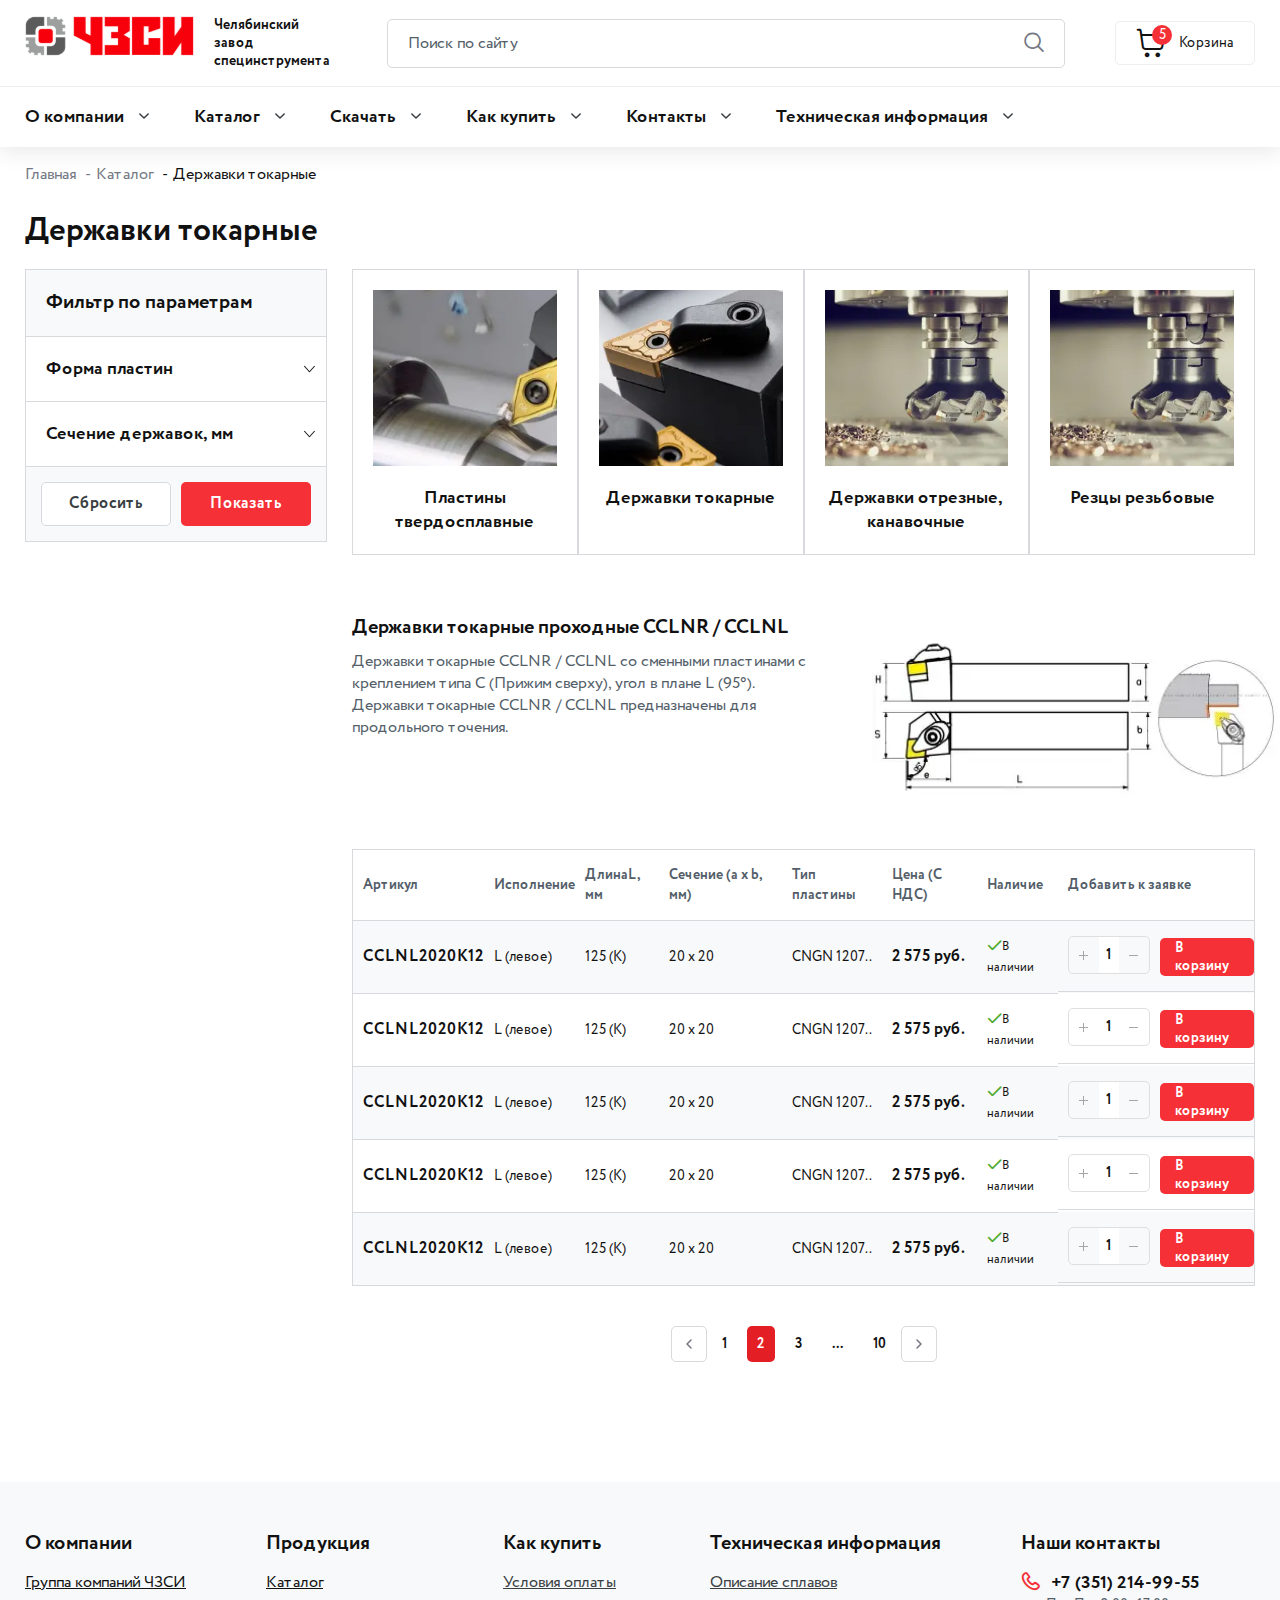
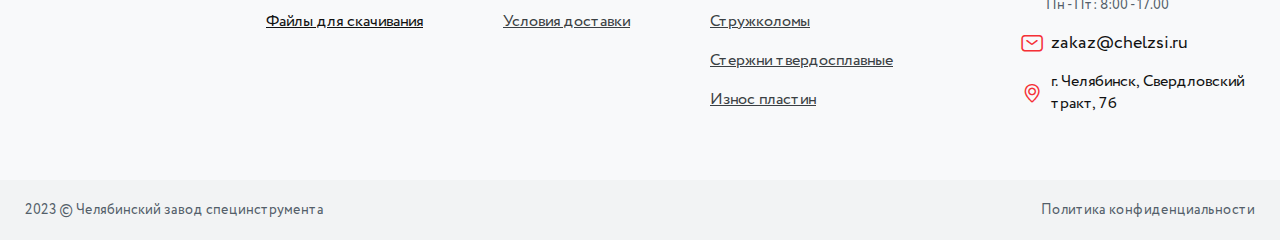
<file: lathe-holders.html>
<!DOCTYPE html>
<html lang="ru">

<head>
	<title>Державки токарные</title>
	<meta charset="UTF-8">
	<meta name="format-detection" content="telephone=no">
	<!-- <style>body{opacity: 0;}</style> -->
	<link rel="stylesheet" href="css/style.min.css?_v=20230611171945">
	<link rel="shortcut icon" href="favicon.ico">
	<!-- <meta name="robots" content="noindex, nofollow"> -->
	<meta name="viewport" content="width=device-width, initial-scale=1.0">
</head>

<body>
	<div class="wrapper">
		<header class="header">
			<div class="header__top">
				<div class="header__container">
					<div class="header__content">
						<a href="index.html" class="header__logo logo">
							<div class="logo__img"><img src="img/icons/logo.svg" alt=""></div>
							<div class="logo__text">Челябинский завод специнструмента</div>
						</a>
						<form action="" class="header__search search">
							<input type="text" name="form[]" placeholder="Поиск по сайту" class="input search__input">
							<button type="submit" class="search__button _icon-search"></button>
						</form>
						<div class="search-btn _icon-search"></div>
						<!-- <input type="text" name="form[]" placeholder="Поиск по сайту" class="input search__show"> -->
						<a href="basket.html" class="basket _icon-basket">
							<span class="basket__number">5</span>
							<span class="basket__name">Корзина</span>
						</a>
					</div>
				</div>
			</div>
			<div class="search__result result-search">
				<div class="result-search__item">
					<div class="result-search__container">
						<div class="result-search__content">
							<div class="result-search__img">
								<picture><source srcset="img/search/01.webp" type="image/webp"><img src="img/search/01.jpg" alt=""></picture>
							</div>
							<a href="#" class="result-search__link">DCMT11T308-TM-HR7125 <span>Пластина токарная</span></a>
						</div>
					</div>
				</div>
				<div class="result-search__item">
					<div class="result-search__container">
						<div class="result-search__content">
							<div class="result-search__img">
								<picture><source srcset="img/search/01.webp" type="image/webp"><img src="img/search/01.jpg" alt=""></picture>
							</div>
							<a href="#" class="result-search__link">DCMT11T308-TM-HR7125 <span>Пластина токарная</span></a>
						</div>
					</div>
				</div>
				<div class="result-search__item">
					<div class="result-search__container">
						<div class="result-search__content">
							<div class="result-search__img">
								<picture><source srcset="img/search/01.webp" type="image/webp"><img src="img/search/01.jpg" alt=""></picture>
							</div>
							<a href="#" class="result-search__link">DCMT11T308-TM-HR7125 <span>Пластина токарная</span></a>
						</div>
					</div>
				</div>
			</div>
			<div class="header__menu">
				<div class="header__container">
					<nav class="menu__body">
						<ul class="menu__list">
							<li class="menu__item">
								<a href="" class="menu__link">О компании</a>
								<ul class="submenu">
									<li><a href="#" class="submenu__link">Группа компаний ЧЗСИ</a></li>
								</ul>
							</li>
							<li class="menu__item">
								<a href="catalog.html" class="menu__link">Каталог</a>
								<ul class="submenu">
									<li><a href="carbide-plates.html" class="submenu__link">Пластины твердосплавные</a></li>
									<li><a href="lathe-holders.html" class="submenu__link">Державки токарные</a></li>
									<li><a href="fraise.html" class="submenu__link">Фрезы</a></li>
									<li><a href="#" class="submenu__link">Борфрезы</a></li>
									<li><a href="category.html" class="submenu__link">Нарезание резьбы</a></li>
									<li><a href="#" class="submenu__link">Сверление корпусным инструментом</a></li>
									<li><a href="product.html" class="submenu__link">Расточные системы</a></li>
									<li><a href="#" class="submenu__link">Осевой монолитный инструмент</a></li>
									<li><a href="#" class="submenu__link">Твердосплавные заготовки</a></li>
									<li><a href="#" class="submenu__link">Оправки станочные</a></li>
								</ul>
							</li>
							<li class="menu__item">
								<a href="" class="menu__link">Скачать</a>
								<ul class="submenu">
									<li><a href="#" class="submenu__link">Файлы для скачивания</a></li>
								</ul>
							</li>
							<li class="menu__item">
								<a href="" class="menu__link">Как купить</a>
								<ul class="submenu">
									<li><a href="#" class="submenu__link">Условия оплаты</a></li>
									<li><a href="#" class="submenu__link">Условия доставки</a></li>
								</ul>
							</li>
							<li class="menu__item">
								<a href="" class="menu__link">Контакты</a>
								<ul class="submenu">
									<li><a href="#" class="submenu__link">Контакты</a></li>
								</ul>
							</li>
							<li class="menu__item">
								<a href="" class="menu__link">Техническая информация</a>
								<ul class="submenu">
									<li><a href="#" class="submenu__link">Описание сплавов</a></li>
									<li><a href="#" class="submenu__link">Стружколомы</a></li>
									<li><a href="#" class="submenu__link">Стержни твердосплавные</a></li>
									<li><a href="#" class="submenu__link">Износ пластин</a></li>
								</ul>
							</li>
						</ul>
					</nav>
				</div>
			</div>
		</header>
		<main class="page">
			<section class="lathe-holders">
				<div class="lathe-holders__container">
					<nav>
						<ul class="breadcrumb">
							<li class="breadcrumb-item"><a href="index.html">Главная</a></li>
							<li class="breadcrumb-item"><a href="catalog.html">Каталог</a></li>
							<li class="breadcrumb-item active">Державки токарные</li>
						</ul>
					</nav>
					<h2 class="title-section">Державки токарные</h2>
					<div class="page__wrapper">
						<div class="catalog-filter">
							<!-- <div class="filter-button"><span>Фильтры</span></div> -->
							<div class="catalog-filter__category category-filter">
								<div class="catalog-filter__title">Фильтр по параметрам</div>
								<form action="" class="category-filter__block">
									<div data-spollers class="spollers">
										<div class="spollers__item">
											<button type="button" data-spoller class="spollers__title">Форма пластин</button>
											<div class="spollers__body">
												<ul class="checkbox">
													<li>
														<input id="f_1" class="checkbox__input" type="checkbox" value="1" name="form[]">
														<label for="f_1" class="checkbox__label"><span class="checkbox__text">С (ромб 80°)</span></label>
													</li>
													<li>
														<input id="f_2" class="checkbox__input" type="checkbox" value="1" name="form[]">
														<label for="f_2" class="checkbox__label"><span class="checkbox__text">D (ромб 55°)</span></label>
													</li>
													<li>
														<input id="f_3" class="checkbox__input" type="checkbox" value="1" name="form[]">
														<label for="f_3" class="checkbox__label"><span class="checkbox__text">R (круг)</span></label>
													</li>
													<li>
														<input id="f_4" class="checkbox__input" type="checkbox" value="1" name="form[]">
														<label for="f_4" class="checkbox__label"><span class="checkbox__text">S (квадрат)</span></label>
													</li>
													<li>
														<input id="f_5" class="checkbox__input" type="checkbox" value="1" name="form[]">
														<label for="f_5" class="checkbox__label"><span class="checkbox__text">V (ромб 35°)</span></label>
													</li>
													<li>
														<input id="f_6" class="checkbox__input" type="checkbox" value="1" name="form[]">
														<label for="f_6" class="checkbox__label"><span class="checkbox__text">С (ромб 80°)</span></label>
													</li>
													<li>
														<input id="f_6" class="checkbox__input" type="checkbox" value="1" name="form[]">
														<label for="f_6" class="checkbox__label"><span class="checkbox__text">D (ромб 55°)</span></label>
													</li>
													<li>
														<input id="f_6" class="checkbox__input" type="checkbox" value="1" name="form[]">
														<label for="f_6" class="checkbox__label"><span class="checkbox__text">R (круг)</span></label>
													</li>
													<li>
														<input id="f_6" class="checkbox__input" type="checkbox" value="1" name="form[]">
														<label for="f_6" class="checkbox__label"><span class="checkbox__text">S (квадрат)</span></label>
													</li>
													<li>
														<input id="f_6" class="checkbox__input" type="checkbox" value="1" name="form[]">
														<label for="f_6" class="checkbox__label"><span class="checkbox__text">V (ромб 35°)</span></label>
													</li>
												</ul>
											</div>
										</div>
										<div class="spollers__item">
											<button type="button" data-spoller class="spollers__title">Сечение державок, мм</button>
											<div class="spollers__body">
												<ul class="checkbox">
													<li>
														<input id="s_1" class="checkbox__input" type="checkbox" value="1" name="form[]">
														<label for="s_1" class="checkbox__label"><span class="checkbox__text">08 х 08</span></label>
													</li>
													<li>
														<input id="s_2" class="checkbox__input" type="checkbox" value="1" name="form[]">
														<label for="s_2" class="checkbox__label"><span class="checkbox__text">10 х 10</span></label>
													</li>
													<li>
														<input id="s_3" class="checkbox__input" type="checkbox" value="1" name="form[]">
														<label for="s_3" class="checkbox__label"><span class="checkbox__text">12 х 12</span></label>
													</li>
													<li>
														<input id="s_4" class="checkbox__input" type="checkbox" value="1" name="form[]">
														<label for="s_4" class="checkbox__label"><span class="checkbox__text">13 х 16</span></label>
													</li>
													<li>
														<input id="s_5" class="checkbox__input" type="checkbox" value="1" name="form[]">
														<label for="s_5" class="checkbox__label"><span class="checkbox__text">16 х 16</span></label>
													</li>
													<li>
														<input id="s_6" class="checkbox__input" type="checkbox" value="1" name="form[]">
														<label for="s_6" class="checkbox__label"><span class="checkbox__text">16 х 16</span></label>
													</li>
													<li>
														<input id="s_1" class="checkbox__input" type="checkbox" value="1" name="form[]">
														<label for="s_1" class="checkbox__label"><span class="checkbox__text">08 х 08</span></label>
													</li>
													<li>
														<input id="s_2" class="checkbox__input" type="checkbox" value="1" name="form[]">
														<label for="s_2" class="checkbox__label"><span class="checkbox__text">10 х 10</span></label>
													</li>
												</ul>
											</div>
										</div>
										<div class="catalog-filter__batton-block">
											<button class="btn btn_filter btn_white">Сбросить</button>
											<button class="btn btn_filter">Показать</button>
										</div>
									</div>
								</form>
							</div>
						</div>
						<section class="tool tool__product">
							<div class="tool__content">
								<a href="#" class="tool__item">
									<div class="tool__img">
										<picture><source srcset="img/tool/01.webp" type="image/webp"><img src="img/tool/01.jpg" alt=""></picture>
									</div>
									<div class="tool__title">Пластины твердосплавные</div>
								</a>
								<a href="#" class="tool__item">
									<div class="tool__img">
										<picture><source srcset="img/tool/02.webp" type="image/webp"><img src="img/tool/02.jpg" alt=""></picture>
									</div>
									<div class="tool__title">Державки токарные</div>
								</a>
								<a href="#" class="tool__item">
									<div class="tool__img">
										<picture><source srcset="img/tool/03.webp" type="image/webp"><img src="img/tool/03.jpg" alt=""></picture>
									</div>
									<div class="tool__title">Державки отрезные, канавочные</div>
								</a>
								<a href="#" class="tool__item">
									<div class="tool__img">
										<picture><source srcset="img/tool/03.webp" type="image/webp"><img src="img/tool/03.jpg" alt=""></picture>
									</div>
									<div class="tool__title">Резцы резьбовые</div>
								</a>
							</div>
							<div class="tool__description description-tool">
								<div class="description-tool__text">
									<h4 class="description-tool__title">Державки токарные проходные CCLNR / CCLNL</h4>
									<p>Державки токарные CCLNR / CCLNL со сменными пластинами с креплением типа C (Прижим сверху), угол в плане L (95°). Державки токарные CCLNR / CCLNL предназначены для продольного точения.</p>
								</div>
								<div class="description-tool__img">
									<picture><source srcset="img/tool/holders.webp" type="image/webp"><img src="img/tool/holders.png" alt=""></picture>
								</div>
							</div>
							<div class="tool__product product-tool">
								<table class="product-tool__table">
									<thead>
										<tr>
											<th>Артикул</th>
											<th>Исполнение</th>
											<th>ДлинаL, мм</th>
											<th>Сечение (a x b, мм)</th>
											<th>Тип пластины</th>
											<th>Цена (С НДС)</th>
											<th>Наличие</th>
											<th>Добавить к заявке</th>
										</tr>
									</thead>
									<tbody>
										<tr>
											<td data-label="Артикул" class="accent">CCLNL2020K12</td>
											<td data-label="Исполнение">L (левое) </td>
											<td data-label="Длина L, мм">125 (К)</td>
											<td data-label="Сечение (a x b, мм)">20 х 20</td>
											<td data-label="Тип пластины">CNGN 1207..</td>
											<td data-label="Цена (С НДС)" class="accent">2 575 руб.</td>
											<td data-label="Наличие"><span class="_icon-chek">В наличии</span></td>
											<td data-label="Добавить к заявке" class="add-cart">
												<div class="quantity">
													<div class="quantity__button quantity__button_plus _icon-plus"></div>
													<div class="quantity__input"><input autocomplete="off" type="text" name="form[]" value="1"></div>
													<div class="quantity__button quantity__button_minus _icon-minus"></div>
												</div>
												<a href="#" class="btn btn_product-tool">В корзину</a>
											</td>
										</tr>
										<tr>
											<td data-label="Артикул" class="accent">CCLNL2020K12</td>
											<td data-label="Исполнение">L (левое) </td>
											<td data-label="Длина L, мм">125 (К)</td>
											<td data-label="Сечение (a x b, мм)">20 х 20</td>
											<td data-label="Тип пластины">CNGN 1207..</td>
											<td data-label="Цена (С НДС)" class="accent">2 575 руб.</td>
											<td data-label="Наличие"><span class="_icon-chek">В наличии</span></td>
											<td data-label="Добавить к заявке" class="add-cart">
												<div class="quantity">
													<div class="quantity__button quantity__button_plus _icon-plus"></div>
													<div class="quantity__input"><input autocomplete="off" type="text" name="form[]" value="1"></div>
													<div class="quantity__button quantity__button_minus _icon-minus"></div>
												</div>
												<a href="#" class="btn btn_product-tool">В корзину</a>
											</td>
										</tr>
										<tr>
											<td data-label="Артикул" class="accent">CCLNL2020K12</td>
											<td data-label="Исполнение">L (левое) </td>
											<td data-label="Длина L, мм">125 (К)</td>
											<td data-label="Сечение (a x b, мм)">20 х 20</td>
											<td data-label="Тип пластины">CNGN 1207..</td>
											<td data-label="Цена (С НДС)" class="accent">2 575 руб.</td>
											<td data-label="Наличие"><span class="_icon-chek">В наличии</span></td>
											<td data-label="Добавить к заявке" class="add-cart">
												<div class="quantity">
													<div class="quantity__button quantity__button_plus _icon-plus"></div>
													<div class="quantity__input"><input autocomplete="off" type="text" name="form[]" value="1"></div>
													<div class="quantity__button quantity__button_minus _icon-minus"></div>
												</div>
												<a href="#" class="btn btn_product-tool">В корзину</a>
											</td>
										</tr>
										<tr>
											<td data-label="Артикул" class="accent">CCLNL2020K12</td>
											<td data-label="Исполнение">L (левое) </td>
											<td data-label="Длина L, мм">125 (К)</td>
											<td data-label="Сечение (a x b, мм)">20 х 20</td>
											<td data-label="Тип пластины">CNGN 1207..</td>
											<td data-label="Цена (С НДС)" class="accent">2 575 руб.</td>
											<td data-label="Наличие"><span class="_icon-chek">В наличии</span></td>
											<td data-label="Добавить к заявке" class="add-cart">
												<div class="quantity">
													<div class="quantity__button quantity__button_plus _icon-plus"></div>
													<div class="quantity__input"><input autocomplete="off" type="text" name="form[]" value="1"></div>
													<div class="quantity__button quantity__button_minus _icon-minus"></div>
												</div>
												<a href="#" class="btn btn_product-tool">В корзину</a>
											</td>
										</tr>
										<tr>
											<td data-label="Артикул" class="accent">CCLNL2020K12</td>
											<td data-label="Исполнение">L (левое) </td>
											<td data-label="Длина L, мм">125 (К)</td>
											<td data-label="Сечение (a x b, мм)">20 х 20</td>
											<td data-label="Тип пластины">CNGN 1207..</td>
											<td data-label="Цена (С НДС)" class="accent">2 575 руб.</td>
											<td data-label="Наличие"><span class="_icon-chek">В наличии</span></td>
											<td data-label="Добавить к заявке" class="add-cart">
												<div class="quantity">
													<div class="quantity__button quantity__button_plus _icon-plus"></div>
													<div class="quantity__input"><input autocomplete="off" type="text" name="form[]" value="1"></div>
													<div class="quantity__button quantity__button_minus _icon-minus"></div>
												</div>
												<a href="#" class="btn btn_product-tool">В корзину</a>
											</td>
										</tr>
									</tbody>
								</table>

							</div>
							<div class="pagging">
								<a href="" class="pagging__arrow pagging__arrow_prev"></a>
								<ul class="pagging__list">
									<li>
										<a href="" class="pagging__item">1</a>
									</li>
									<li>
										<a href="" class="pagging__item _active">2</a>
									</li>
									<li>
										<a href="" class="pagging__item">3</a>
									</li>
									<li>
										<a href="" class="pagging__item">...</a>
									</li>
									<li>
										<a href="" class="pagging__item">10</a>
									</li>
								</ul>
								<a href="" class="pagging__arrow"></a>
							</div>
						</section>
					</div>
				</div>
			</section>
		</main>
		<footer class="footer">
			<div class="footer__container">
				<div class="footer__menu menu-footer">
					<div class="menu-footer__item">
						<div class="menu-footer__title">О компании</div>
						<a href="" class="menu-footer__link">Группа компаний ЧЗСИ</a>
					</div>
					<div class="menu-footer__item">
						<div class="menu-footer__title">Продукция</div>
						<a href="" class="menu-footer__link">Каталог</a>
						<a href="" class="menu-footer__link">Файлы для скачивания</a>
					</div>
					<div class="menu-footer__item">
						<div class="menu-footer__title">Как купить</div>
						<a href="" class="menu-footer__link menu-footer__link_normal">Условия оплаты</a>
						<a href="" class="menu-footer__link menu-footer__link_normal">Условия доставки</a>
					</div>
					<div class="menu-footer__item">
						<div class="menu-footer__title">Техническая информация</div>
						<a href="" class="menu-footer__link menu-footer__link_normal">Описание сплавов</a>
						<a href="" class="menu-footer__link menu-footer__link_normal">Стружколомы</a>
						<a href="" class="menu-footer__link menu-footer__link_normal">Стержни твердосплавные</a>
						<a href="" class="menu-footer__link menu-footer__link_normal">Износ пластин</a>
					</div>
					<div class="menu-footer__item">
						<div class="menu-footer__title">Наши контакты</div>
						<div class="menu-footer__block">
							<a href="tel:+73512149955" class="phone__number _icon-phone">+7 (351) 214-99-55</a>
							<span class="phone__time">Пн - Пт: 8:00 - 17.00</span>
						</div>
						<div class="menu-footer__block">
							<a href="mailto:zakaz@chelzsi.ru" class="menu-footer__mail _icon-email">zakaz@chelzsi.ru</a>
						</div>
						<div class="menu-footer__block">
							<div class="menu-footer__address _icon-map">г. Челябинск, Свердловский тракт, 7б</div>
						</div>
					</div>
				</div>
			</div>
			<div class="footer__bottom">
				<div class="footer__container">
					<div class="footer__wrap">
						<div class="footer__copy">2023 &copy; Челябинский завод специнструмента</div>
						<a href="" class="footer__policy">Политика конфиденциальности</a>
					</div>
				</div>
			</div>
		</footer>
	</div>
	<!-- <div id="popup" aria-hidden="true" class="popup">
	<div class="popup__wrapper">
		<div class="popup__content">
			<button data-close type="button" class="popup__close">Закрыть</button>
			<div class="popup__text">
				Text
			</div>
		</div>
	</div>
</div> -->
	<script src="js/app.min.js?_v=20230611171945"></script>
</body>

</html>
</file>
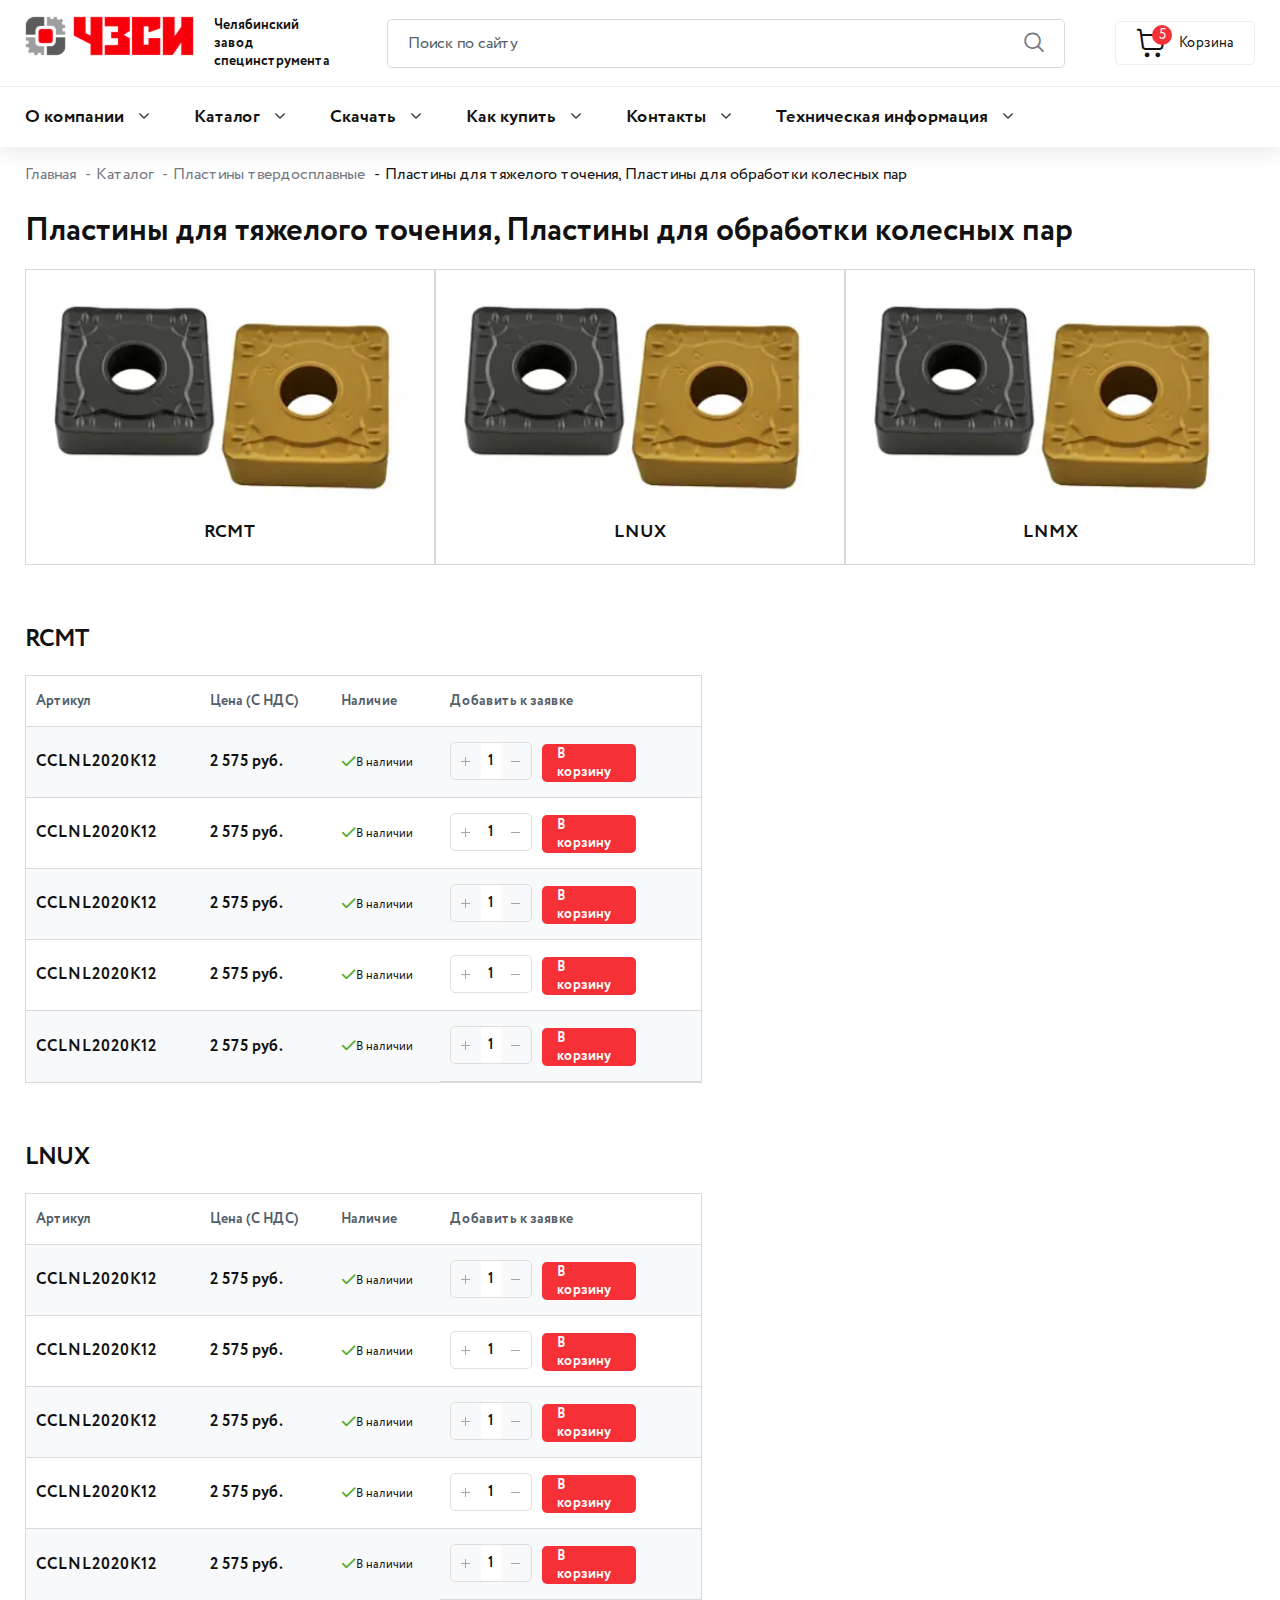
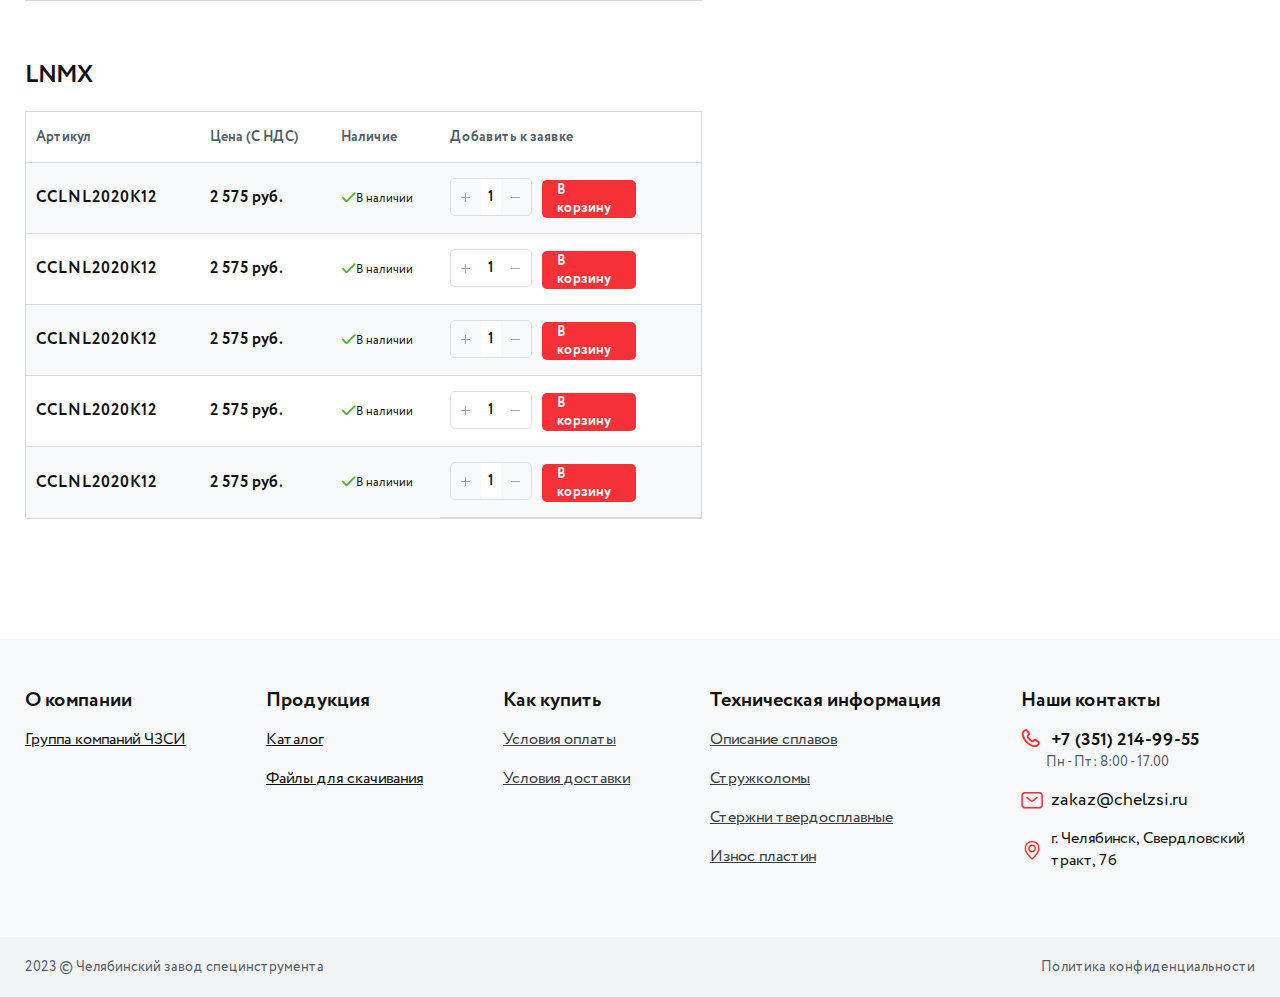
<file: plates-heavy.html>
<!DOCTYPE html>
<html lang="ru">

<head>
	<title>Пластины для тяжелого точения</title>
	<meta charset="UTF-8">
	<meta name="format-detection" content="telephone=no">
	<!-- <style>body{opacity: 0;}</style> -->
	<link rel="stylesheet" href="css/style.min.css?_v=20230611171945">
	<link rel="shortcut icon" href="favicon.ico">
	<!-- <meta name="robots" content="noindex, nofollow"> -->
	<meta name="viewport" content="width=device-width, initial-scale=1.0">
</head>

<body>
	<div class="wrapper">
		<header class="header">
			<div class="header__top">
				<div class="header__container">
					<div class="header__content">
						<a href="index.html" class="header__logo logo">
							<div class="logo__img"><img src="img/icons/logo.svg" alt=""></div>
							<div class="logo__text">Челябинский завод специнструмента</div>
						</a>
						<form action="" class="header__search search">
							<input type="text" name="form[]" placeholder="Поиск по сайту" class="input search__input">
							<button type="submit" class="search__button _icon-search"></button>
						</form>
						<div class="search-btn _icon-search"></div>
						<!-- <input type="text" name="form[]" placeholder="Поиск по сайту" class="input search__show"> -->
						<a href="basket.html" class="basket _icon-basket">
							<span class="basket__number">5</span>
							<span class="basket__name">Корзина</span>
						</a>
					</div>
				</div>
			</div>
			<div class="search__result result-search">
				<div class="result-search__item">
					<div class="result-search__container">
						<div class="result-search__content">
							<div class="result-search__img">
								<picture><source srcset="img/search/01.webp" type="image/webp"><img src="img/search/01.jpg" alt=""></picture>
							</div>
							<a href="#" class="result-search__link">DCMT11T308-TM-HR7125 <span>Пластина токарная</span></a>
						</div>
					</div>
				</div>
				<div class="result-search__item">
					<div class="result-search__container">
						<div class="result-search__content">
							<div class="result-search__img">
								<picture><source srcset="img/search/01.webp" type="image/webp"><img src="img/search/01.jpg" alt=""></picture>
							</div>
							<a href="#" class="result-search__link">DCMT11T308-TM-HR7125 <span>Пластина токарная</span></a>
						</div>
					</div>
				</div>
				<div class="result-search__item">
					<div class="result-search__container">
						<div class="result-search__content">
							<div class="result-search__img">
								<picture><source srcset="img/search/01.webp" type="image/webp"><img src="img/search/01.jpg" alt=""></picture>
							</div>
							<a href="#" class="result-search__link">DCMT11T308-TM-HR7125 <span>Пластина токарная</span></a>
						</div>
					</div>
				</div>
			</div>
			<div class="header__menu">
				<div class="header__container">
					<nav class="menu__body">
						<ul class="menu__list">
							<li class="menu__item">
								<a href="" class="menu__link">О компании</a>
								<ul class="submenu">
									<li><a href="#" class="submenu__link">Группа компаний ЧЗСИ</a></li>
								</ul>
							</li>
							<li class="menu__item">
								<a href="catalog.html" class="menu__link">Каталог</a>
								<ul class="submenu">
									<li><a href="carbide-plates.html" class="submenu__link">Пластины твердосплавные</a></li>
									<li><a href="lathe-holders.html" class="submenu__link">Державки токарные</a></li>
									<li><a href="fraise.html" class="submenu__link">Фрезы</a></li>
									<li><a href="#" class="submenu__link">Борфрезы</a></li>
									<li><a href="category.html" class="submenu__link">Нарезание резьбы</a></li>
									<li><a href="#" class="submenu__link">Сверление корпусным инструментом</a></li>
									<li><a href="product.html" class="submenu__link">Расточные системы</a></li>
									<li><a href="#" class="submenu__link">Осевой монолитный инструмент</a></li>
									<li><a href="#" class="submenu__link">Твердосплавные заготовки</a></li>
									<li><a href="#" class="submenu__link">Оправки станочные</a></li>
								</ul>
							</li>
							<li class="menu__item">
								<a href="" class="menu__link">Скачать</a>
								<ul class="submenu">
									<li><a href="#" class="submenu__link">Файлы для скачивания</a></li>
								</ul>
							</li>
							<li class="menu__item">
								<a href="" class="menu__link">Как купить</a>
								<ul class="submenu">
									<li><a href="#" class="submenu__link">Условия оплаты</a></li>
									<li><a href="#" class="submenu__link">Условия доставки</a></li>
								</ul>
							</li>
							<li class="menu__item">
								<a href="" class="menu__link">Контакты</a>
								<ul class="submenu">
									<li><a href="#" class="submenu__link">Контакты</a></li>
								</ul>
							</li>
							<li class="menu__item">
								<a href="" class="menu__link">Техническая информация</a>
								<ul class="submenu">
									<li><a href="#" class="submenu__link">Описание сплавов</a></li>
									<li><a href="#" class="submenu__link">Стружколомы</a></li>
									<li><a href="#" class="submenu__link">Стержни твердосплавные</a></li>
									<li><a href="#" class="submenu__link">Износ пластин</a></li>
								</ul>
							</li>
						</ul>
					</nav>
				</div>
			</div>
		</header>
		<main class="page">
			<section class="lathe-holders">
				<div class="lathe-holders__container">
					<nav>
						<ul class="breadcrumb">
							<li class="breadcrumb-item"><a href="index.html">Главная</a></li>
							<li class="breadcrumb-item"><a href="catalog.html">Каталог</a></li>
							<li class="breadcrumb-item"><a href="carbide-plates.html">Пластины твердосплавные</a></li>
							<li class="breadcrumb-item active">Пластины для тяжелого точения, Пластины для обработки колесных пар</li>
						</ul>
					</nav>
					<h2 class="title-section">Пластины для тяжелого точения, Пластины для обработки колесных пар</h2>
					<div class="page__wrapper">
						<section class="tool tool__product tool__product_heavy">
							<div class="tool__content tool__content_heavy">
								<a href="#" class="tool__item tool__item_heavy">
									<div class=" tool__img tool__img_heavy">
										<picture><source srcset="img/plates/03.webp" type="image/webp"><img src="img/plates/03.jpg" alt=""></picture>
									</div>
									<div class="tool__title tool__title_heavy">RCMT</div>
								</a>
								<a href="#" class="tool__item tool__item_heavy">
									<div class=" tool__img tool__img_heavy">
										<picture><source srcset="img/plates/03.webp" type="image/webp"><img src="img/plates/03.jpg" alt=""></picture>
									</div>
									<div class="tool__title tool__title_heavy">LNUX</div>
								</a>
								<a href="#" class="tool__item tool__item_heavy">
									<div class=" tool__img tool__img_heavy">
										<picture><source srcset="img/plates/03.webp" type="image/webp"><img src="img/plates/03.jpg" alt=""></picture>
									</div>
									<div class="tool__title tool__title_heavy">LNMX</div>
								</a>
							</div>
							<div class="tool__product product-tool">
								<h3 class="product-tool__title">RCMT</h3>
								<table class="product-tool__table product-tool__table_heavy">
									<thead>
										<tr>
											<th>Артикул</th>
											<th>Цена (С НДС)</th>
											<th>Наличие</th>
											<th>Добавить к заявке</th>
										</tr>
									</thead>
									<tbody>
										<tr>
											<td data-label="Артикул" class="accent">CCLNL2020K12</td>
											<td data-label="Цена (С НДС)" class="accent">2 575 руб.</td>
											<td data-label="Наличие"><span class="_icon-chek">В наличии</span></td>
											<td data-label="Добавить к заявке" class="add-cart">
												<div class="quantity">
													<div class="quantity__button quantity__button_plus _icon-plus"></div>
													<div class="quantity__input"><input autocomplete="off" type="text" name="form[]" value="1"></div>
													<div class="quantity__button quantity__button_minus _icon-minus"></div>
												</div>
												<a href="#" class="btn btn_product-tool">В корзину</a>
											</td>
										</tr>
										<tr>
											<td data-label="Артикул" class="accent">CCLNL2020K12</td>
											<td data-label="Цена (С НДС)" class="accent">2 575 руб.</td>
											<td data-label="Наличие"><span class="_icon-chek">В наличии</span></td>
											<td data-label="Добавить к заявке" class="add-cart">
												<div class="quantity">
													<div class="quantity__button quantity__button_plus _icon-plus"></div>
													<div class="quantity__input"><input autocomplete="off" type="text" name="form[]" value="1"></div>
													<div class="quantity__button quantity__button_minus _icon-minus"></div>
												</div>
												<a href="#" class="btn btn_product-tool">В корзину</a>
											</td>
										</tr>
										<tr>
											<td data-label="Артикул" class="accent">CCLNL2020K12</td>
											<td data-label="Цена (С НДС)" class="accent">2 575 руб.</td>
											<td data-label="Наличие"><span class="_icon-chek">В наличии</span></td>
											<td data-label="Добавить к заявке" class="add-cart">
												<div class="quantity">
													<div class="quantity__button quantity__button_plus _icon-plus"></div>
													<div class="quantity__input"><input autocomplete="off" type="text" name="form[]" value="1"></div>
													<div class="quantity__button quantity__button_minus _icon-minus"></div>
												</div>
												<a href="#" class="btn btn_product-tool">В корзину</a>
											</td>
										</tr>
										<tr>
											<td data-label="Артикул" class="accent">CCLNL2020K12</td>
											<td data-label="Цена (С НДС)" class="accent">2 575 руб.</td>
											<td data-label="Наличие"><span class="_icon-chek">В наличии</span></td>
											<td data-label="Добавить к заявке" class="add-cart">
												<div class="quantity">
													<div class="quantity__button quantity__button_plus _icon-plus"></div>
													<div class="quantity__input"><input autocomplete="off" type="text" name="form[]" value="1"></div>
													<div class="quantity__button quantity__button_minus _icon-minus"></div>
												</div>
												<a href="#" class="btn btn_product-tool">В корзину</a>
											</td>
										</tr>
										<tr>
											<td data-label="Артикул" class="accent">CCLNL2020K12</td>
											<td data-label="Цена (С НДС)" class="accent">2 575 руб.</td>
											<td data-label="Наличие"><span class="_icon-chek">В наличии</span></td>
											<td data-label="Добавить к заявке" class="add-cart">
												<div class="quantity">
													<div class="quantity__button quantity__button_plus _icon-plus"></div>
													<div class="quantity__input"><input autocomplete="off" type="text" name="form[]" value="1"></div>
													<div class="quantity__button quantity__button_minus _icon-minus"></div>
												</div>
												<a href="#" class="btn btn_product-tool">В корзину</a>
											</td>
										</tr>
									</tbody>
								</table>
								<h3 class="product-tool__title">LNUX</h3>
								<table class="product-tool__table product-tool__table_heavy">
									<thead>
										<tr>
											<th>Артикул</th>
											<th>Цена (С НДС)</th>
											<th>Наличие</th>
											<th>Добавить к заявке</th>
										</tr>
									</thead>
									<tbody>
										<tr>
											<td data-label="Артикул" class="accent">CCLNL2020K12</td>
											<td data-label="Цена (С НДС)" class="accent">2 575 руб.</td>
											<td data-label="Наличие"><span class="_icon-chek">В наличии</span></td>
											<td data-label="Добавить к заявке" class="add-cart">
												<div class="quantity">
													<div class="quantity__button quantity__button_plus _icon-plus"></div>
													<div class="quantity__input"><input autocomplete="off" type="text" name="form[]" value="1"></div>
													<div class="quantity__button quantity__button_minus _icon-minus"></div>
												</div>
												<a href="#" class="btn btn_product-tool">В корзину</a>
											</td>
										</tr>
										<tr>
											<td data-label="Артикул" class="accent">CCLNL2020K12</td>
											<td data-label="Цена (С НДС)" class="accent">2 575 руб.</td>
											<td data-label="Наличие"><span class="_icon-chek">В наличии</span></td>
											<td data-label="Добавить к заявке" class="add-cart">
												<div class="quantity">
													<div class="quantity__button quantity__button_plus _icon-plus"></div>
													<div class="quantity__input"><input autocomplete="off" type="text" name="form[]" value="1"></div>
													<div class="quantity__button quantity__button_minus _icon-minus"></div>
												</div>
												<a href="#" class="btn btn_product-tool">В корзину</a>
											</td>
										</tr>
										<tr>
											<td data-label="Артикул" class="accent">CCLNL2020K12</td>
											<td data-label="Цена (С НДС)" class="accent">2 575 руб.</td>
											<td data-label="Наличие"><span class="_icon-chek">В наличии</span></td>
											<td data-label="Добавить к заявке" class="add-cart">
												<div class="quantity">
													<div class="quantity__button quantity__button_plus _icon-plus"></div>
													<div class="quantity__input"><input autocomplete="off" type="text" name="form[]" value="1"></div>
													<div class="quantity__button quantity__button_minus _icon-minus"></div>
												</div>
												<a href="#" class="btn btn_product-tool">В корзину</a>
											</td>
										</tr>
										<tr>
											<td data-label="Артикул" class="accent">CCLNL2020K12</td>
											<td data-label="Цена (С НДС)" class="accent">2 575 руб.</td>
											<td data-label="Наличие"><span class="_icon-chek">В наличии</span></td>
											<td data-label="Добавить к заявке" class="add-cart">
												<div class="quantity">
													<div class="quantity__button quantity__button_plus _icon-plus"></div>
													<div class="quantity__input"><input autocomplete="off" type="text" name="form[]" value="1"></div>
													<div class="quantity__button quantity__button_minus _icon-minus"></div>
												</div>
												<a href="#" class="btn btn_product-tool">В корзину</a>
											</td>
										</tr>
										<tr>
											<td data-label="Артикул" class="accent">CCLNL2020K12</td>
											<td data-label="Цена (С НДС)" class="accent">2 575 руб.</td>
											<td data-label="Наличие"><span class="_icon-chek">В наличии</span></td>
											<td data-label="Добавить к заявке" class="add-cart">
												<div class="quantity">
													<div class="quantity__button quantity__button_plus _icon-plus"></div>
													<div class="quantity__input"><input autocomplete="off" type="text" name="form[]" value="1"></div>
													<div class="quantity__button quantity__button_minus _icon-minus"></div>
												</div>
												<a href="#" class="btn btn_product-tool">В корзину</a>
											</td>
										</tr>
									</tbody>
								</table>
								<h3 class="product-tool__title">LNMX</h3>
								<table class="product-tool__table product-tool__table_heavy">
									<thead>
										<tr>
											<th>Артикул</th>
											<th>Цена (С НДС)</th>
											<th>Наличие</th>
											<th>Добавить к заявке</th>
										</tr>
									</thead>
									<tbody>
										<tr>
											<td data-label="Артикул" class="accent">CCLNL2020K12</td>
											<td data-label="Цена (С НДС)" class="accent">2 575 руб.</td>
											<td data-label="Наличие"><span class="_icon-chek">В наличии</span></td>
											<td data-label="Добавить к заявке" class="add-cart">
												<div class="quantity">
													<div class="quantity__button quantity__button_plus _icon-plus"></div>
													<div class="quantity__input"><input autocomplete="off" type="text" name="form[]" value="1"></div>
													<div class="quantity__button quantity__button_minus _icon-minus"></div>
												</div>
												<a href="#" class="btn btn_product-tool">В корзину</a>
											</td>
										</tr>
										<tr>
											<td data-label="Артикул" class="accent">CCLNL2020K12</td>
											<td data-label="Цена (С НДС)" class="accent">2 575 руб.</td>
											<td data-label="Наличие"><span class="_icon-chek">В наличии</span></td>
											<td data-label="Добавить к заявке" class="add-cart">
												<div class="quantity">
													<div class="quantity__button quantity__button_plus _icon-plus"></div>
													<div class="quantity__input"><input autocomplete="off" type="text" name="form[]" value="1"></div>
													<div class="quantity__button quantity__button_minus _icon-minus"></div>
												</div>
												<a href="#" class="btn btn_product-tool">В корзину</a>
											</td>
										</tr>
										<tr>
											<td data-label="Артикул" class="accent">CCLNL2020K12</td>
											<td data-label="Цена (С НДС)" class="accent">2 575 руб.</td>
											<td data-label="Наличие"><span class="_icon-chek">В наличии</span></td>
											<td data-label="Добавить к заявке" class="add-cart">
												<div class="quantity">
													<div class="quantity__button quantity__button_plus _icon-plus"></div>
													<div class="quantity__input"><input autocomplete="off" type="text" name="form[]" value="1"></div>
													<div class="quantity__button quantity__button_minus _icon-minus"></div>
												</div>
												<a href="#" class="btn btn_product-tool">В корзину</a>
											</td>
										</tr>
										<tr>
											<td data-label="Артикул" class="accent">CCLNL2020K12</td>
											<td data-label="Цена (С НДС)" class="accent">2 575 руб.</td>
											<td data-label="Наличие"><span class="_icon-chek">В наличии</span></td>
											<td data-label="Добавить к заявке" class="add-cart">
												<div class="quantity">
													<div class="quantity__button quantity__button_plus _icon-plus"></div>
													<div class="quantity__input"><input autocomplete="off" type="text" name="form[]" value="1"></div>
													<div class="quantity__button quantity__button_minus _icon-minus"></div>
												</div>
												<a href="#" class="btn btn_product-tool">В корзину</a>
											</td>
										</tr>
										<tr>
											<td data-label="Артикул" class="accent">CCLNL2020K12</td>
											<td data-label="Цена (С НДС)" class="accent">2 575 руб.</td>
											<td data-label="Наличие"><span class="_icon-chek">В наличии</span></td>
											<td data-label="Добавить к заявке" class="add-cart">
												<div class="quantity">
													<div class="quantity__button quantity__button_plus _icon-plus"></div>
													<div class="quantity__input"><input autocomplete="off" type="text" name="form[]" value="1"></div>
													<div class="quantity__button quantity__button_minus _icon-minus"></div>
												</div>
												<a href="#" class="btn btn_product-tool">В корзину</a>
											</td>
										</tr>
									</tbody>
								</table>
							</div>
						</section>
					</div>
				</div>
			</section>
		</main>
		<footer class="footer">
			<div class="footer__container">
				<div class="footer__menu menu-footer">
					<div class="menu-footer__item">
						<div class="menu-footer__title">О компании</div>
						<a href="" class="menu-footer__link">Группа компаний ЧЗСИ</a>
					</div>
					<div class="menu-footer__item">
						<div class="menu-footer__title">Продукция</div>
						<a href="" class="menu-footer__link">Каталог</a>
						<a href="" class="menu-footer__link">Файлы для скачивания</a>
					</div>
					<div class="menu-footer__item">
						<div class="menu-footer__title">Как купить</div>
						<a href="" class="menu-footer__link menu-footer__link_normal">Условия оплаты</a>
						<a href="" class="menu-footer__link menu-footer__link_normal">Условия доставки</a>
					</div>
					<div class="menu-footer__item">
						<div class="menu-footer__title">Техническая информация</div>
						<a href="" class="menu-footer__link menu-footer__link_normal">Описание сплавов</a>
						<a href="" class="menu-footer__link menu-footer__link_normal">Стружколомы</a>
						<a href="" class="menu-footer__link menu-footer__link_normal">Стержни твердосплавные</a>
						<a href="" class="menu-footer__link menu-footer__link_normal">Износ пластин</a>
					</div>
					<div class="menu-footer__item">
						<div class="menu-footer__title">Наши контакты</div>
						<div class="menu-footer__block">
							<a href="tel:+73512149955" class="phone__number _icon-phone">+7 (351) 214-99-55</a>
							<span class="phone__time">Пн - Пт: 8:00 - 17.00</span>
						</div>
						<div class="menu-footer__block">
							<a href="mailto:zakaz@chelzsi.ru" class="menu-footer__mail _icon-email">zakaz@chelzsi.ru</a>
						</div>
						<div class="menu-footer__block">
							<div class="menu-footer__address _icon-map">г. Челябинск, Свердловский тракт, 7б</div>
						</div>
					</div>
				</div>
			</div>
			<div class="footer__bottom">
				<div class="footer__container">
					<div class="footer__wrap">
						<div class="footer__copy">2023 &copy; Челябинский завод специнструмента</div>
						<a href="" class="footer__policy">Политика конфиденциальности</a>
					</div>
				</div>
			</div>
		</footer>
	</div>
	<!-- <div id="popup" aria-hidden="true" class="popup">
	<div class="popup__wrapper">
		<div class="popup__content">
			<button data-close type="button" class="popup__close">Закрыть</button>
			<div class="popup__text">
				Text
			</div>
		</div>
	</div>
</div> -->
	<script src="js/app.min.js?_v=20230611171945"></script>
</body>

</html>
</file>
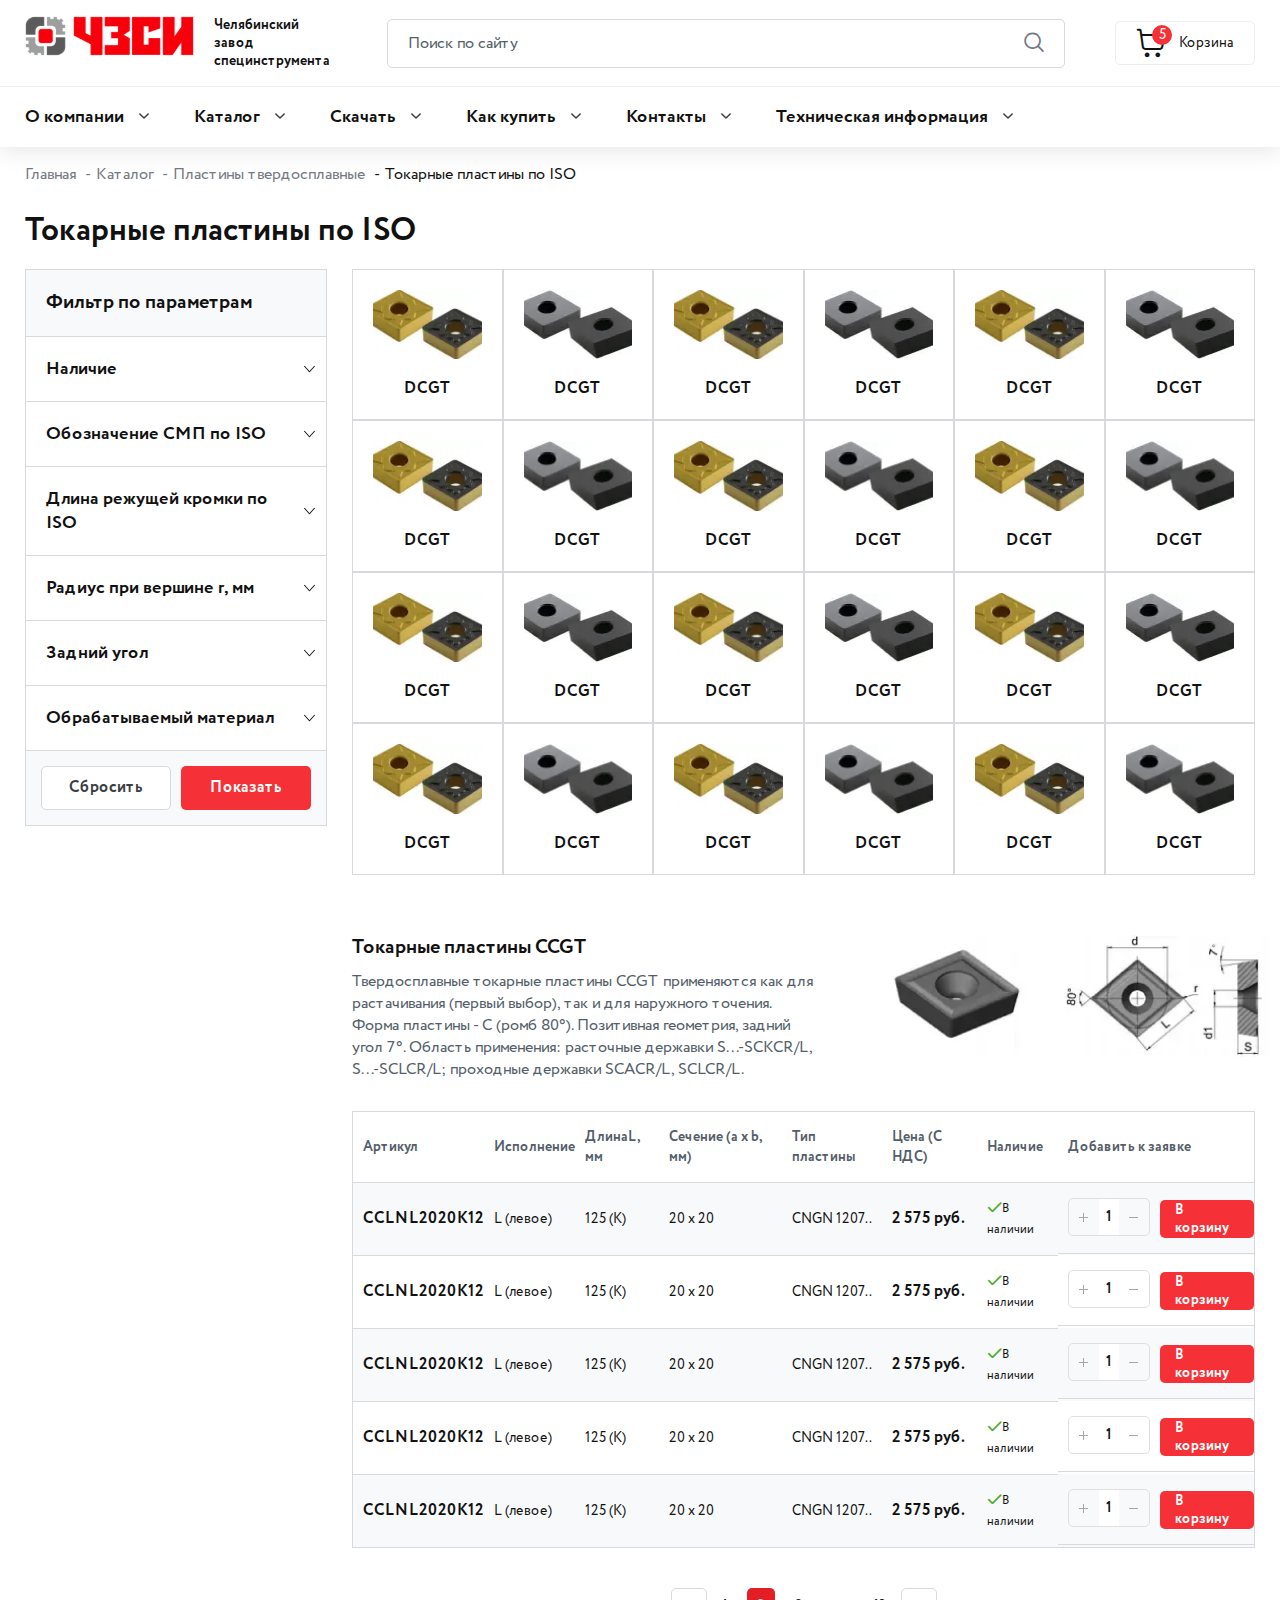
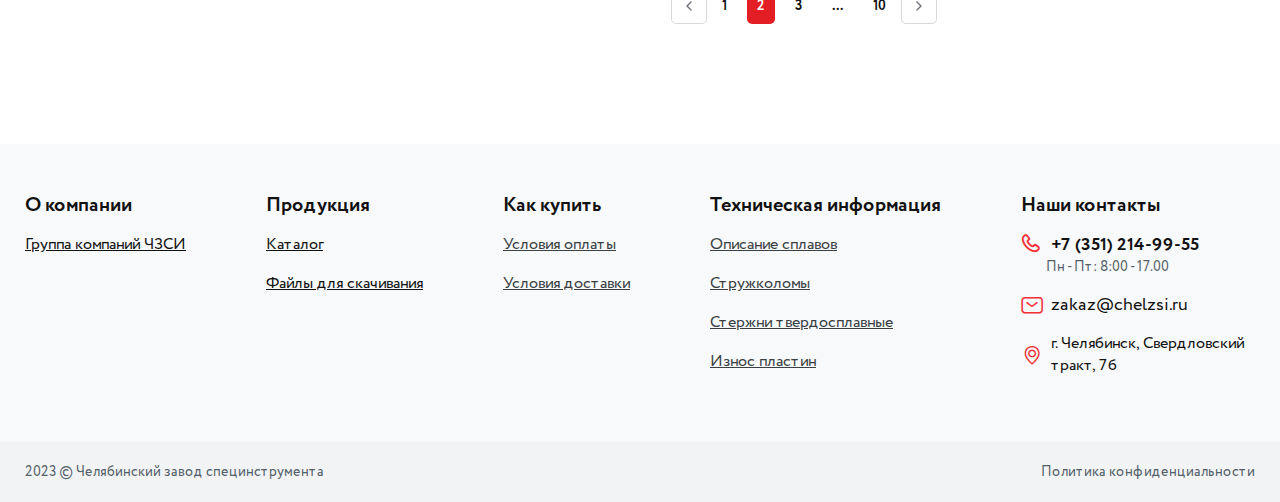
<file: plates-iso.html>
<!DOCTYPE html>
<html lang="ru">

<head>
	<title>Токарные пластины по ISO</title>
	<meta charset="UTF-8">
	<meta name="format-detection" content="telephone=no">
	<!-- <style>body{opacity: 0;}</style> -->
	<link rel="stylesheet" href="css/style.min.css?_v=20230611171945">
	<link rel="shortcut icon" href="favicon.ico">
	<!-- <meta name="robots" content="noindex, nofollow"> -->
	<meta name="viewport" content="width=device-width, initial-scale=1.0">
</head>

<body>
	<div class="wrapper">
		<header class="header">
			<div class="header__top">
				<div class="header__container">
					<div class="header__content">
						<a href="index.html" class="header__logo logo">
							<div class="logo__img"><img src="img/icons/logo.svg" alt=""></div>
							<div class="logo__text">Челябинский завод специнструмента</div>
						</a>
						<form action="" class="header__search search">
							<input type="text" name="form[]" placeholder="Поиск по сайту" class="input search__input">
							<button type="submit" class="search__button _icon-search"></button>
						</form>
						<div class="search-btn _icon-search"></div>
						<!-- <input type="text" name="form[]" placeholder="Поиск по сайту" class="input search__show"> -->
						<a href="basket.html" class="basket _icon-basket">
							<span class="basket__number">5</span>
							<span class="basket__name">Корзина</span>
						</a>
					</div>
				</div>
			</div>
			<div class="search__result result-search">
				<div class="result-search__item">
					<div class="result-search__container">
						<div class="result-search__content">
							<div class="result-search__img">
								<picture><source srcset="img/search/01.webp" type="image/webp"><img src="img/search/01.jpg" alt=""></picture>
							</div>
							<a href="#" class="result-search__link">DCMT11T308-TM-HR7125 <span>Пластина токарная</span></a>
						</div>
					</div>
				</div>
				<div class="result-search__item">
					<div class="result-search__container">
						<div class="result-search__content">
							<div class="result-search__img">
								<picture><source srcset="img/search/01.webp" type="image/webp"><img src="img/search/01.jpg" alt=""></picture>
							</div>
							<a href="#" class="result-search__link">DCMT11T308-TM-HR7125 <span>Пластина токарная</span></a>
						</div>
					</div>
				</div>
				<div class="result-search__item">
					<div class="result-search__container">
						<div class="result-search__content">
							<div class="result-search__img">
								<picture><source srcset="img/search/01.webp" type="image/webp"><img src="img/search/01.jpg" alt=""></picture>
							</div>
							<a href="#" class="result-search__link">DCMT11T308-TM-HR7125 <span>Пластина токарная</span></a>
						</div>
					</div>
				</div>
			</div>
			<div class="header__menu">
				<div class="header__container">
					<nav class="menu__body">
						<ul class="menu__list">
							<li class="menu__item">
								<a href="" class="menu__link">О компании</a>
								<ul class="submenu">
									<li><a href="#" class="submenu__link">Группа компаний ЧЗСИ</a></li>
								</ul>
							</li>
							<li class="menu__item">
								<a href="catalog.html" class="menu__link">Каталог</a>
								<ul class="submenu">
									<li><a href="carbide-plates.html" class="submenu__link">Пластины твердосплавные</a></li>
									<li><a href="lathe-holders.html" class="submenu__link">Державки токарные</a></li>
									<li><a href="fraise.html" class="submenu__link">Фрезы</a></li>
									<li><a href="#" class="submenu__link">Борфрезы</a></li>
									<li><a href="category.html" class="submenu__link">Нарезание резьбы</a></li>
									<li><a href="#" class="submenu__link">Сверление корпусным инструментом</a></li>
									<li><a href="product.html" class="submenu__link">Расточные системы</a></li>
									<li><a href="#" class="submenu__link">Осевой монолитный инструмент</a></li>
									<li><a href="#" class="submenu__link">Твердосплавные заготовки</a></li>
									<li><a href="#" class="submenu__link">Оправки станочные</a></li>
								</ul>
							</li>
							<li class="menu__item">
								<a href="" class="menu__link">Скачать</a>
								<ul class="submenu">
									<li><a href="#" class="submenu__link">Файлы для скачивания</a></li>
								</ul>
							</li>
							<li class="menu__item">
								<a href="" class="menu__link">Как купить</a>
								<ul class="submenu">
									<li><a href="#" class="submenu__link">Условия оплаты</a></li>
									<li><a href="#" class="submenu__link">Условия доставки</a></li>
								</ul>
							</li>
							<li class="menu__item">
								<a href="" class="menu__link">Контакты</a>
								<ul class="submenu">
									<li><a href="#" class="submenu__link">Контакты</a></li>
								</ul>
							</li>
							<li class="menu__item">
								<a href="" class="menu__link">Техническая информация</a>
								<ul class="submenu">
									<li><a href="#" class="submenu__link">Описание сплавов</a></li>
									<li><a href="#" class="submenu__link">Стружколомы</a></li>
									<li><a href="#" class="submenu__link">Стержни твердосплавные</a></li>
									<li><a href="#" class="submenu__link">Износ пластин</a></li>
								</ul>
							</li>
						</ul>
					</nav>
				</div>
			</div>
		</header>
		<main class="page">
			<section class="lathe-holders">
				<div class="lathe-holders__container">
					<nav>
						<ul class="breadcrumb">
							<li class="breadcrumb-item"><a href="index.html">Главная</a></li>
							<li class="breadcrumb-item"><a href="catalog.html">Каталог</a></li>
							<li class="breadcrumb-item"><a href="carbide-plates.html">Пластины твердосплавные</a></li>
							<li class="breadcrumb-item active">Токарные пластины по ISO</li>
						</ul>
					</nav>
					<h2 class="title-section">Токарные пластины по ISO</h2>
					<div class="page__wrapper">
						<div class="catalog-filter">
							<!-- <div class="filter-button"><span>Фильтры</span></div> -->
							<div class="catalog-filter__category category-filter">
								<div class="catalog-filter__title">Фильтр по параметрам</div>
								<form action="" class="category-filter__block">
									<div data-spollers class="spollers">
										<div class="spollers__item">
											<button type="button" data-spoller class="spollers__title">Наличие</button>
											<div class="spollers__body spollers__body_availability">
												<ul class="checkbox">
													<li>
														<input id="n_1" class="checkbox__input" type="checkbox" value="1" name="form[]">
														<label for="n_1" class="checkbox__label"><span class="checkbox__text">На складе</span></label>
													</li>
													<li>
														<input id="n_2" class="checkbox__input" type="checkbox" value="1" name="form[]">
														<label for="n_2" class="checkbox__label"><span class="checkbox__text">В пути</span></label>
													</li>
												</ul>
											</div>
										</div>
										<div class="spollers__item">
											<button type="button" data-spoller class="spollers__title">Обозначение СМП по ISO</button>
											<div class="spollers__body">
												<ul class="checkbox">
													<li>
														<input id="i_1" class="checkbox__input" type="checkbox" value="1" name="form[]">
														<label for="i_1" class="checkbox__label"><span class="checkbox__text">CCGT</span></label>
													</li>
													<li>
														<input id="i_2" class="checkbox__input" type="checkbox" value="1" name="form[]">
														<label for="i_2" class="checkbox__label"><span class="checkbox__text">CCGX</span></label>
													</li>
													<li>
														<input id="i_3" class="checkbox__input" type="checkbox" value="1" name="form[]">
														<label for="i_3" class="checkbox__label"><span class="checkbox__text">CCMT</span></label>
													</li>
													<li>
														<input id="i_4" class="checkbox__input" type="checkbox" value="1" name="form[]">
														<label for="i_4" class="checkbox__label"><span class="checkbox__text">CNMA</span></label>
													</li>
													<li>
														<input id="i_5" class="checkbox__input" type="checkbox" value="1" name="form[]">
														<label for="i_5" class="checkbox__label"><span class="checkbox__text">CNMG</span></label>
													</li>
													<li>
														<input id="i_6" class="checkbox__input" type="checkbox" value="1" name="form[]">
														<label for="i_6" class="checkbox__label"><span class="checkbox__text">CCMT</span></label>
													</li>
													<li>
														<input id="i_1" class="checkbox__input" type="checkbox" value="1" name="form[]">
														<label for="i_1" class="checkbox__label"><span class="checkbox__text">CNMA</span></label>
													</li>
													<li>
														<input id="i_2" class="checkbox__input" type="checkbox" value="1" name="form[]">
														<label for="i_2" class="checkbox__label"><span class="checkbox__text">CCGX</span></label>
													</li>
												</ul>
											</div>
										</div>
										<div class="spollers__item">
											<button type="button" data-spoller class="spollers__title">Длина режущей кромки по ISO</button>
											<div class="spollers__body">
												<ul class="checkbox">
													<li>
														<input id="d_1" class="checkbox__input" type="checkbox" value="1" name="form[]">
														<label for="d_1" class="checkbox__label"><span class="checkbox__text">06</span></label>
													</li>
													<li>
														<input id="d_2" class="checkbox__input" type="checkbox" value="1" name="form[]">
														<label for="d_2" class="checkbox__label"><span class="checkbox__text">07</span></label>
													</li>
													<li>
														<input id="d_3" class="checkbox__input" type="checkbox" value="1" name="form[]">
														<label for="d_3" class="checkbox__label"><span class="checkbox__text">08</span></label>
													</li>
													<li>
														<input id="d_4" class="checkbox__input" type="checkbox" value="1" name="form[]">
														<label for="d_4" class="checkbox__label"><span class="checkbox__text">09</span></label>
													</li>
													<li>
														<input id="d_5" class="checkbox__input" type="checkbox" value="1" name="form[]">
														<label for="d_5" class="checkbox__label"><span class="checkbox__text">10</span></label>
													</li>
													<li>
														<input id="d_6" class="checkbox__input" type="checkbox" value="1" name="form[]">
														<label for="d_6" class="checkbox__label"><span class="checkbox__text">11</span></label>
													</li>
													<li>
														<input id="d_1" class="checkbox__input" type="checkbox" value="1" name="form[]">
														<label for="d_1" class="checkbox__label"><span class="checkbox__text">12</span></label>
													</li>
													<li>
														<input id="d_2" class="checkbox__input" type="checkbox" value="1" name="form[]">
														<label for="d_2" class="checkbox__label"><span class="checkbox__text">13</span></label>
													</li>
												</ul>
											</div>
										</div>
										<div class="spollers__item">
											<button type="button" data-spoller class="spollers__title">Радиус при вершине r, мм</button>
											<div class="spollers__body">
												<ul class="checkbox">
													<li>
														<input id="r_1" class="checkbox__input" type="checkbox" value="1" name="form[]">
														<label for="r_1" class="checkbox__label"><span class="checkbox__text">0.2</span></label>
													</li>
													<li>
														<input id="r_2" class="checkbox__input" type="checkbox" value="1" name="form[]">
														<label for="r_2" class="checkbox__label"><span class="checkbox__text">0.4</span></label>
													</li>
													<li>
														<input id="r_3" class="checkbox__input" type="checkbox" value="1" name="form[]">
														<label for="r_3" class="checkbox__label"><span class="checkbox__text">0.8</span></label>
													</li>
													<li>
														<input id="r_4" class="checkbox__input" type="checkbox" value="1" name="form[]">
														<label for="r_4" class="checkbox__label"><span class="checkbox__text">1.2</span></label>
													</li>
													<li>
														<input id="r_5" class="checkbox__input" type="checkbox" value="1" name="form[]">
														<label for="r_5" class="checkbox__label"><span class="checkbox__text">1.6</span></label>
													</li>
													<li>
														<input id="r_6" class="checkbox__input" type="checkbox" value="1" name="form[]">
														<label for="r_6" class="checkbox__label"><span class="checkbox__text">2.0</span></label>
													</li>
													<li>
														<input id="r_1" class="checkbox__input" type="checkbox" value="1" name="form[]">
														<label for="r_1" class="checkbox__label"><span class="checkbox__text">2.4</span></label>
													</li>
													<li>
														<input id="r_2" class="checkbox__input" type="checkbox" value="1" name="form[]">
														<label for="r_2" class="checkbox__label"><span class="checkbox__text">2.8</span></label>
													</li>
												</ul>
											</div>
										</div>
										<div class="spollers__item">
											<button type="button" data-spoller class="spollers__title">Задний угол</button>
											<div class="spollers__body">
												<ul class="checkbox">
													<li>
														<input id="z_1" class="checkbox__input" type="checkbox" value="1" name="form[]">
														<label for="z_1" class="checkbox__label"><span class="checkbox__text"></span></label>
													</li>
													<li>
														<input id="z_2" class="checkbox__input" type="checkbox" value="1" name="form[]">
														<label for="z_2" class="checkbox__label"><span class="checkbox__text"></span></label>
													</li>
													<li>
														<input id="z_3" class="checkbox__input" type="checkbox" value="1" name="form[]">
														<label for="z_3" class="checkbox__label"><span class="checkbox__text"></span></label>
													</li>
													<li>
														<input id="z_4" class="checkbox__input" type="checkbox" value="1" name="form[]">
														<label for="z_4" class="checkbox__label"><span class="checkbox__text"></span></label>
													</li>
													<li>
														<input id="z_5" class="checkbox__input" type="checkbox" value="1" name="form[]">
														<label for="z_5" class="checkbox__label"><span class="checkbox__text"></span></label>
													</li>
													<li>
														<input id="z_6" class="checkbox__input" type="checkbox" value="1" name="form[]">
														<label for="z_6" class="checkbox__label"><span class="checkbox__text"></span></label>
													</li>
													<li>
														<input id="z_1" class="checkbox__input" type="checkbox" value="1" name="form[]">
														<label for="z_1" class="checkbox__label"><span class="checkbox__text"></span></label>
													</li>
													<li>
														<input id="z_2" class="checkbox__input" type="checkbox" value="1" name="form[]">
														<label for="z_2" class="checkbox__label"><span class="checkbox__text"></span></label>
													</li>
												</ul>
											</div>
										</div>
										<div class="spollers__item">
											<button type="button" data-spoller class="spollers__title">Обрабатываемый материал</button>
											<div class="spollers__body">
												<ul class="checkbox">
													<li>
														<input id="obm_1" class="checkbox__input" type="checkbox" value="1" name="form[]">
														<label for="obm_1" class="checkbox__label"><span class="checkbox__text">P (Сталь)</span></label>
													</li>
													<li>
														<input id="obm_2" class="checkbox__input" type="checkbox" value="1" name="form[]">
														<label for="obm_2" class="checkbox__label"><span class="checkbox__text">M (Нержавеющая сталь)</span></label>
													</li>
													<li>
														<input id="obm_3" class="checkbox__input" type="checkbox" value="1" name="form[]">
														<label for="obm_3" class="checkbox__label"><span class="checkbox__text">M (Нержавеющая сталь)</span></label>
													</li>
													<li>
														<input id="obm_4" class="checkbox__input" type="checkbox" value="1" name="form[]">
														<label for="obm_4" class="checkbox__label"><span class="checkbox__text">P (Сталь)</span></label>
													</li>
													<li>
														<input id="obm_5" class="checkbox__input" type="checkbox" value="1" name="form[]">
														<label for="obm_5" class="checkbox__label"><span class="checkbox__text">M (Нержавеющая сталь)</span></label>
													</li>
													<li>
														<input id="obm_6" class="checkbox__input" type="checkbox" value="1" name="form[]">
														<label for="obm_6" class="checkbox__label"><span class="checkbox__text">M (Нержавеющая сталь)</span></label>
													</li>
												</ul>
											</div>
										</div>
										<div class="catalog-filter__batton-block">
											<button class="btn btn_filter btn_white">Сбросить</button>
											<button class="btn btn_filter">Показать</button>
										</div>
									</div>
								</form>
							</div>
						</div>
						<section class="tool tool__product">
							<div class="tool__content tool__content_plates">
								<a href="#" class="tool__item tool__item_plates">
									<div class=" tool__img tool__img_plates">
										<picture><source srcset="img/plates/01.webp" type="image/webp"><img src="img/plates/01.jpg" alt=""></picture>
									</div>
									<div class="tool__title tool__title_plates">DCGT</div>
								</a>
								<a href="#" class="tool__item tool__item_plates">
									<div class=" tool__img tool__img_plates">
										<picture><source srcset="img/plates/02.webp" type="image/webp"><img src="img/plates/02.jpg" alt=""></picture>
									</div>
									<div class="tool__title tool__title_plates">DCGT</div>
								</a>
								<a href="#" class="tool__item tool__item_plates">
									<div class=" tool__img tool__img_plates">
										<picture><source srcset="img/plates/01.webp" type="image/webp"><img src="img/plates/01.jpg" alt=""></picture>
									</div>
									<div class="tool__title tool__title_plates">DCGT</div>
								</a>
								<a href="#" class="tool__item tool__item_plates">
									<div class=" tool__img tool__img_plates">
										<picture><source srcset="img/plates/02.webp" type="image/webp"><img src="img/plates/02.jpg" alt=""></picture>
									</div>
									<div class="tool__title tool__title_plates">DCGT</div>
								</a>
								<a href="#" class="tool__item tool__item">
									<div class=" tool__img tool__img_plates">
										<picture><source srcset="img/plates/01.webp" type="image/webp"><img src="img/plates/01.jpg" alt=""></picture>
									</div>
									<div class="tool__title tool__title_plates">DCGT</div>
								</a>
								<a href="#" class="tool__item tool__item_plates">
									<div class=" tool__img tool__img_plates">
										<picture><source srcset="img/plates/02.webp" type="image/webp"><img src="img/plates/02.jpg" alt=""></picture>
									</div>
									<div class="tool__title tool__title_plates">DCGT</div>
								</a>
								<a href="#" class="tool__item tool__item_plates">
									<div class=" tool__img tool__img_plates">
										<picture><source srcset="img/plates/01.webp" type="image/webp"><img src="img/plates/01.jpg" alt=""></picture>
									</div>
									<div class="tool__title tool__title_plates">DCGT</div>
								</a>
								<a href="#" class="tool__item tool__item_plates">
									<div class=" tool__img tool__img_plates">
										<picture><source srcset="img/plates/02.webp" type="image/webp"><img src="img/plates/02.jpg" alt=""></picture>
									</div>
									<div class="tool__title tool__title_plates">DCGT</div>
								</a>
								<a href="#" class="tool__item tool__item_plates">
									<div class=" tool__img tool__img_plates">
										<picture><source srcset="img/plates/01.webp" type="image/webp"><img src="img/plates/01.jpg" alt=""></picture>
									</div>
									<div class="tool__title tool__title_plates">DCGT</div>
								</a>
								<a href="#" class="tool__item tool__item_plates">
									<div class=" tool__img tool__img_plates">
										<picture><source srcset="img/plates/02.webp" type="image/webp"><img src="img/plates/02.jpg" alt=""></picture>
									</div>
									<div class="tool__title tool__title_plates">DCGT</div>
								</a>
								<a href="#" class="tool__item tool__item">
									<div class=" tool__img tool__img_plates">
										<picture><source srcset="img/plates/01.webp" type="image/webp"><img src="img/plates/01.jpg" alt=""></picture>
									</div>
									<div class="tool__title tool__title_plates">DCGT</div>
								</a>
								<a href="#" class="tool__item tool__item_plates">
									<div class=" tool__img tool__img_plates">
										<picture><source srcset="img/plates/02.webp" type="image/webp"><img src="img/plates/02.jpg" alt=""></picture>
									</div>
									<div class="tool__title tool__title_plates">DCGT</div>
								</a>
								<a href="#" class="tool__item tool__item_plates">
									<div class=" tool__img tool__img_plates">
										<picture><source srcset="img/plates/01.webp" type="image/webp"><img src="img/plates/01.jpg" alt=""></picture>
									</div>
									<div class="tool__title tool__title_plates">DCGT</div>
								</a>
								<a href="#" class="tool__item tool__item_plates">
									<div class=" tool__img tool__img_plates">
										<picture><source srcset="img/plates/02.webp" type="image/webp"><img src="img/plates/02.jpg" alt=""></picture>
									</div>
									<div class="tool__title tool__title_plates">DCGT</div>
								</a>
								<a href="#" class="tool__item tool__item_plates">
									<div class=" tool__img tool__img_plates">
										<picture><source srcset="img/plates/01.webp" type="image/webp"><img src="img/plates/01.jpg" alt=""></picture>
									</div>
									<div class="tool__title tool__title_plates">DCGT</div>
								</a>
								<a href="#" class="tool__item tool__item_plates">
									<div class=" tool__img tool__img_plates">
										<picture><source srcset="img/plates/02.webp" type="image/webp"><img src="img/plates/02.jpg" alt=""></picture>
									</div>
									<div class="tool__title tool__title_plates">DCGT</div>
								</a>
								<a href="#" class="tool__item tool__item">
									<div class=" tool__img tool__img_plates">
										<picture><source srcset="img/plates/01.webp" type="image/webp"><img src="img/plates/01.jpg" alt=""></picture>
									</div>
									<div class="tool__title tool__title_plates">DCGT</div>
								</a>
								<a href="#" class="tool__item tool__item_plates">
									<div class=" tool__img tool__img_plates">
										<picture><source srcset="img/plates/02.webp" type="image/webp"><img src="img/plates/02.jpg" alt=""></picture>
									</div>
									<div class="tool__title tool__title_plates">DCGT</div>
								</a>
								<a href="#" class="tool__item tool__item_plates">
									<div class=" tool__img tool__img_plates">
										<picture><source srcset="img/plates/01.webp" type="image/webp"><img src="img/plates/01.jpg" alt=""></picture>
									</div>
									<div class="tool__title tool__title_plates">DCGT</div>
								</a>
								<a href="#" class="tool__item tool__item_plates">
									<div class=" tool__img tool__img_plates">
										<picture><source srcset="img/plates/02.webp" type="image/webp"><img src="img/plates/02.jpg" alt=""></picture>
									</div>
									<div class="tool__title tool__title_plates">DCGT</div>
								</a>
								<a href="#" class="tool__item tool__item_plates">
									<div class=" tool__img tool__img_plates">
										<picture><source srcset="img/plates/01.webp" type="image/webp"><img src="img/plates/01.jpg" alt=""></picture>
									</div>
									<div class="tool__title tool__title_plates">DCGT</div>
								</a>
								<a href="#" class="tool__item tool__item_plates">
									<div class=" tool__img tool__img_plates">
										<picture><source srcset="img/plates/02.webp" type="image/webp"><img src="img/plates/02.jpg" alt=""></picture>
									</div>
									<div class="tool__title tool__title_plates">DCGT</div>
								</a>
								<a href="#" class="tool__item tool__item">
									<div class=" tool__img tool__img_plates">
										<picture><source srcset="img/plates/01.webp" type="image/webp"><img src="img/plates/01.jpg" alt=""></picture>
									</div>
									<div class="tool__title tool__title_plates">DCGT</div>
								</a>
								<a href="#" class="tool__item tool__item_plates">
									<div class=" tool__img tool__img_plates">
										<picture><source srcset="img/plates/02.webp" type="image/webp"><img src="img/plates/02.jpg" alt=""></picture>
									</div>
									<div class="tool__title tool__title_plates">DCGT</div>
								</a>
							</div>
							<div class="tool__description description-tool">
								<div class="description-tool__text">
									<h4 class="description-tool__title">Токарные пластины CCGT</h4>
									<p>Твердосплавные токарные пластины CCGT применяются как для растачивания (первый выбор), так и для наружного точения. Форма пластины - С (ромб 80°). Позитивная геометрия, задний угол 7°. Область применения: расточные державки S...-SCKCR/L, S...-SCLCR/L; проходные державки SCACR/L, SCLCR/L.</p>
								</div>
								<div class="description-tool__img">
									<picture><source srcset="img/tool/plastes.webp" type="image/webp"><img src="img/tool/plastes.png" alt=""></picture>
								</div>
							</div>
							<div class="tool__product product-tool">
								<table class="product-tool__table">
									<thead>
										<tr>
											<th>Артикул</th>
											<th>Исполнение</th>
											<th>ДлинаL, мм</th>
											<th>Сечение (a x b, мм)</th>
											<th>Тип пластины</th>
											<th>Цена (С НДС)</th>
											<th>Наличие</th>
											<th>Добавить к заявке</th>
										</tr>
									</thead>
									<tbody>
										<tr>
											<td data-label="Артикул" class="accent">CCLNL2020K12</td>
											<td data-label="Исполнение">L (левое) </td>
											<td data-label="Длина L, мм">125 (К)</td>
											<td data-label="Сечение (a x b, мм)">20 х 20</td>
											<td data-label="Тип пластины">CNGN 1207..</td>
											<td data-label="Цена (С НДС)" class="accent">2 575 руб.</td>
											<td data-label="Наличие"><span class="_icon-chek">В наличии</span></td>
											<td data-label="Добавить к заявке" class="add-cart">
												<div class="quantity">
													<div class="quantity__button quantity__button_plus _icon-plus"></div>
													<div class="quantity__input"><input autocomplete="off" type="text" name="form[]" value="1"></div>
													<div class="quantity__button quantity__button_minus _icon-minus"></div>
												</div>
												<a href="#" class="btn btn_product-tool">В корзину</a>
											</td>
										</tr>
										<tr>
											<td data-label="Артикул" class="accent">CCLNL2020K12</td>
											<td data-label="Исполнение">L (левое) </td>
											<td data-label="Длина L, мм">125 (К)</td>
											<td data-label="Сечение (a x b, мм)">20 х 20</td>
											<td data-label="Тип пластины">CNGN 1207..</td>
											<td data-label="Цена (С НДС)" class="accent">2 575 руб.</td>
											<td data-label="Наличие"><span class="_icon-chek">В наличии</span></td>
											<td data-label="Добавить к заявке" class="add-cart">
												<div class="quantity">
													<div class="quantity__button quantity__button_plus _icon-plus"></div>
													<div class="quantity__input"><input autocomplete="off" type="text" name="form[]" value="1"></div>
													<div class="quantity__button quantity__button_minus _icon-minus"></div>
												</div>
												<a href="#" class="btn btn_product-tool">В корзину</a>
											</td>
										</tr>
										<tr>
											<td data-label="Артикул" class="accent">CCLNL2020K12</td>
											<td data-label="Исполнение">L (левое) </td>
											<td data-label="Длина L, мм">125 (К)</td>
											<td data-label="Сечение (a x b, мм)">20 х 20</td>
											<td data-label="Тип пластины">CNGN 1207..</td>
											<td data-label="Цена (С НДС)" class="accent">2 575 руб.</td>
											<td data-label="Наличие"><span class="_icon-chek">В наличии</span></td>
											<td data-label="Добавить к заявке" class="add-cart">
												<div class="quantity">
													<div class="quantity__button quantity__button_plus _icon-plus"></div>
													<div class="quantity__input"><input autocomplete="off" type="text" name="form[]" value="1"></div>
													<div class="quantity__button quantity__button_minus _icon-minus"></div>
												</div>
												<a href="#" class="btn btn_product-tool">В корзину</a>
											</td>
										</tr>
										<tr>
											<td data-label="Артикул" class="accent">CCLNL2020K12</td>
											<td data-label="Исполнение">L (левое) </td>
											<td data-label="Длина L, мм">125 (К)</td>
											<td data-label="Сечение (a x b, мм)">20 х 20</td>
											<td data-label="Тип пластины">CNGN 1207..</td>
											<td data-label="Цена (С НДС)" class="accent">2 575 руб.</td>
											<td data-label="Наличие"><span class="_icon-chek">В наличии</span></td>
											<td data-label="Добавить к заявке" class="add-cart">
												<div class="quantity">
													<div class="quantity__button quantity__button_plus _icon-plus"></div>
													<div class="quantity__input"><input autocomplete="off" type="text" name="form[]" value="1"></div>
													<div class="quantity__button quantity__button_minus _icon-minus"></div>
												</div>
												<a href="#" class="btn btn_product-tool">В корзину</a>
											</td>
										</tr>
										<tr>
											<td data-label="Артикул" class="accent">CCLNL2020K12</td>
											<td data-label="Исполнение">L (левое) </td>
											<td data-label="Длина L, мм">125 (К)</td>
											<td data-label="Сечение (a x b, мм)">20 х 20</td>
											<td data-label="Тип пластины">CNGN 1207..</td>
											<td data-label="Цена (С НДС)" class="accent">2 575 руб.</td>
											<td data-label="Наличие"><span class="_icon-chek">В наличии</span></td>
											<td data-label="Добавить к заявке" class="add-cart">
												<div class="quantity">
													<div class="quantity__button quantity__button_plus _icon-plus"></div>
													<div class="quantity__input"><input autocomplete="off" type="text" name="form[]" value="1"></div>
													<div class="quantity__button quantity__button_minus _icon-minus"></div>
												</div>
												<a href="#" class="btn btn_product-tool">В корзину</a>
											</td>
										</tr>
									</tbody>
								</table>

							</div>
							<div class="pagging">
								<a href="" class="pagging__arrow pagging__arrow_prev"></a>
								<ul class="pagging__list">
									<li>
										<a href="" class="pagging__item">1</a>
									</li>
									<li>
										<a href="" class="pagging__item _active">2</a>
									</li>
									<li>
										<a href="" class="pagging__item">3</a>
									</li>
									<li>
										<a href="" class="pagging__item">...</a>
									</li>
									<li>
										<a href="" class="pagging__item">10</a>
									</li>
								</ul>
								<a href="" class="pagging__arrow"></a>
							</div>
						</section>
					</div>
				</div>
			</section>
		</main>
		<footer class="footer">
			<div class="footer__container">
				<div class="footer__menu menu-footer">
					<div class="menu-footer__item">
						<div class="menu-footer__title">О компании</div>
						<a href="" class="menu-footer__link">Группа компаний ЧЗСИ</a>
					</div>
					<div class="menu-footer__item">
						<div class="menu-footer__title">Продукция</div>
						<a href="" class="menu-footer__link">Каталог</a>
						<a href="" class="menu-footer__link">Файлы для скачивания</a>
					</div>
					<div class="menu-footer__item">
						<div class="menu-footer__title">Как купить</div>
						<a href="" class="menu-footer__link menu-footer__link_normal">Условия оплаты</a>
						<a href="" class="menu-footer__link menu-footer__link_normal">Условия доставки</a>
					</div>
					<div class="menu-footer__item">
						<div class="menu-footer__title">Техническая информация</div>
						<a href="" class="menu-footer__link menu-footer__link_normal">Описание сплавов</a>
						<a href="" class="menu-footer__link menu-footer__link_normal">Стружколомы</a>
						<a href="" class="menu-footer__link menu-footer__link_normal">Стержни твердосплавные</a>
						<a href="" class="menu-footer__link menu-footer__link_normal">Износ пластин</a>
					</div>
					<div class="menu-footer__item">
						<div class="menu-footer__title">Наши контакты</div>
						<div class="menu-footer__block">
							<a href="tel:+73512149955" class="phone__number _icon-phone">+7 (351) 214-99-55</a>
							<span class="phone__time">Пн - Пт: 8:00 - 17.00</span>
						</div>
						<div class="menu-footer__block">
							<a href="mailto:zakaz@chelzsi.ru" class="menu-footer__mail _icon-email">zakaz@chelzsi.ru</a>
						</div>
						<div class="menu-footer__block">
							<div class="menu-footer__address _icon-map">г. Челябинск, Свердловский тракт, 7б</div>
						</div>
					</div>
				</div>
			</div>
			<div class="footer__bottom">
				<div class="footer__container">
					<div class="footer__wrap">
						<div class="footer__copy">2023 &copy; Челябинский завод специнструмента</div>
						<a href="" class="footer__policy">Политика конфиденциальности</a>
					</div>
				</div>
			</div>
		</footer>
	</div>
	<!-- <div id="popup" aria-hidden="true" class="popup">
	<div class="popup__wrapper">
		<div class="popup__content">
			<button data-close type="button" class="popup__close">Закрыть</button>
			<div class="popup__text">
				Text
			</div>
		</div>
	</div>
</div> -->
	<script src="js/app.min.js?_v=20230611171945"></script>
</body>

</html>
</file>
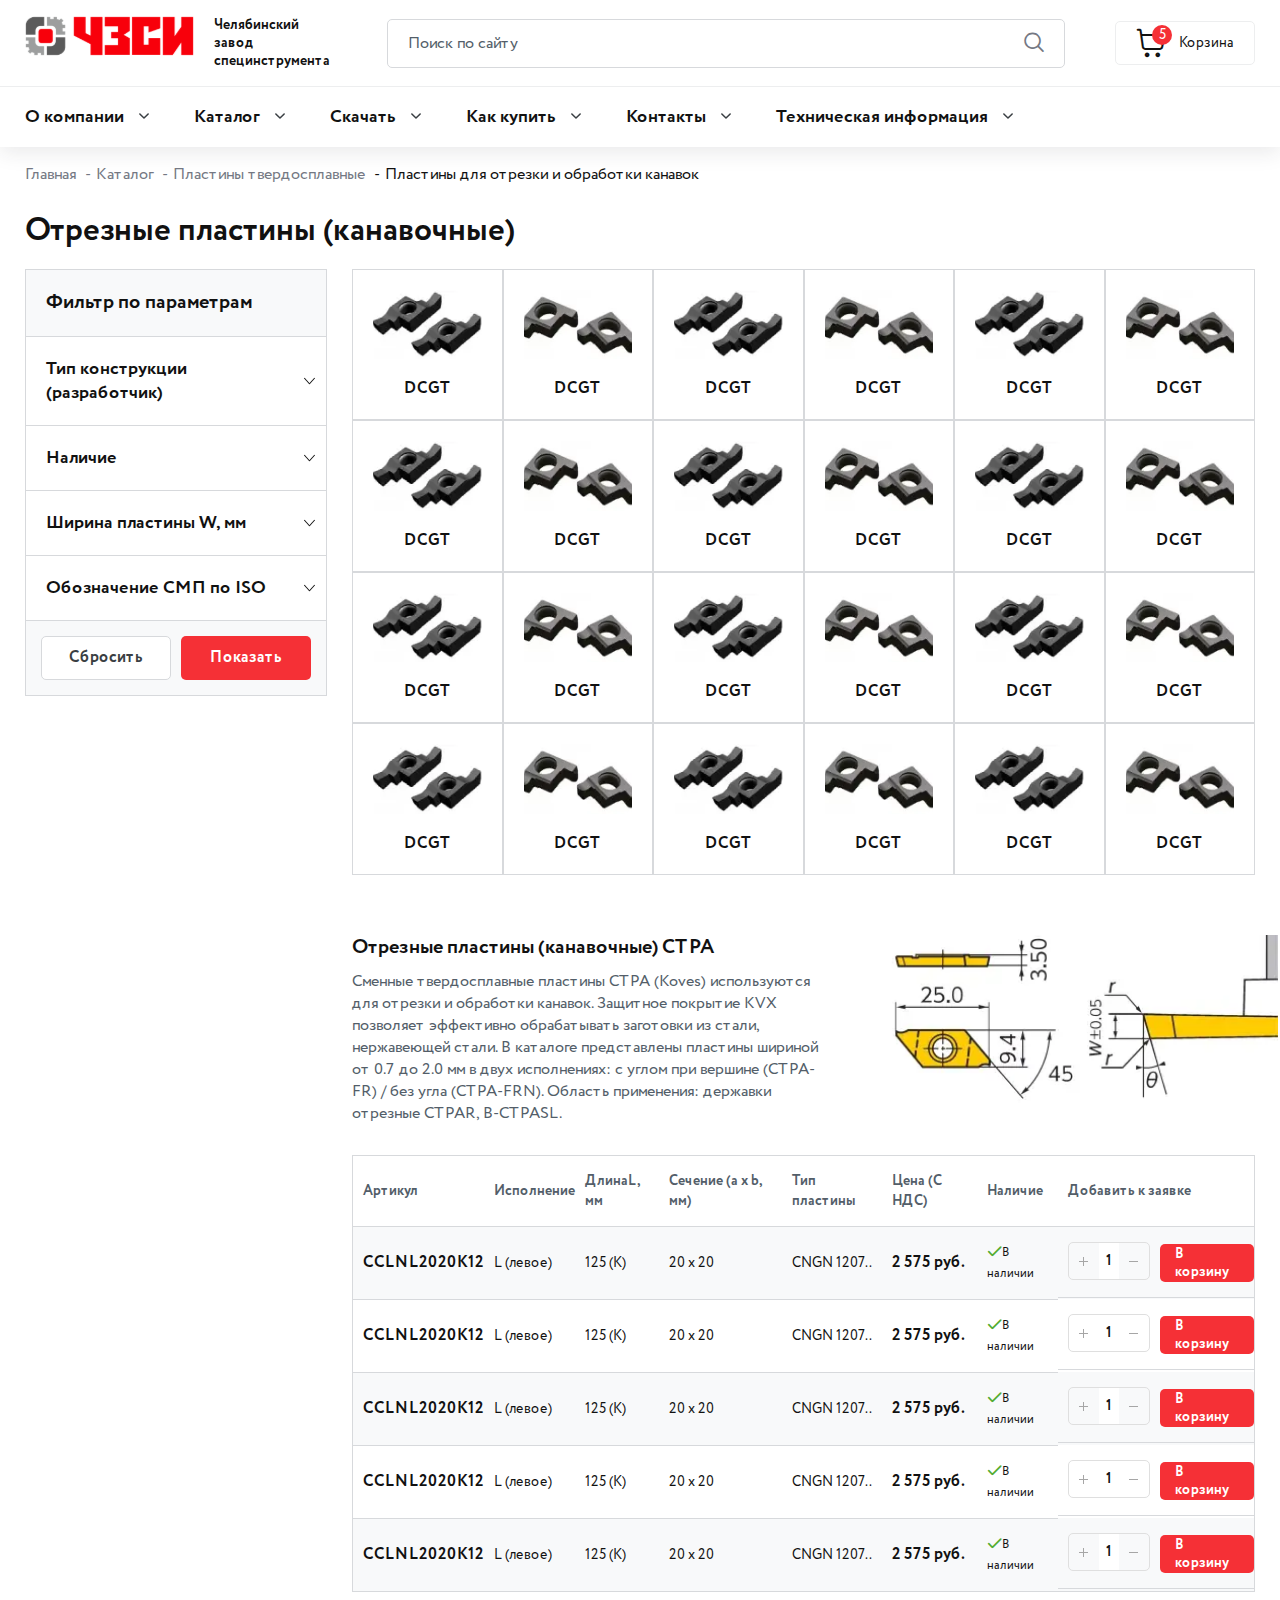
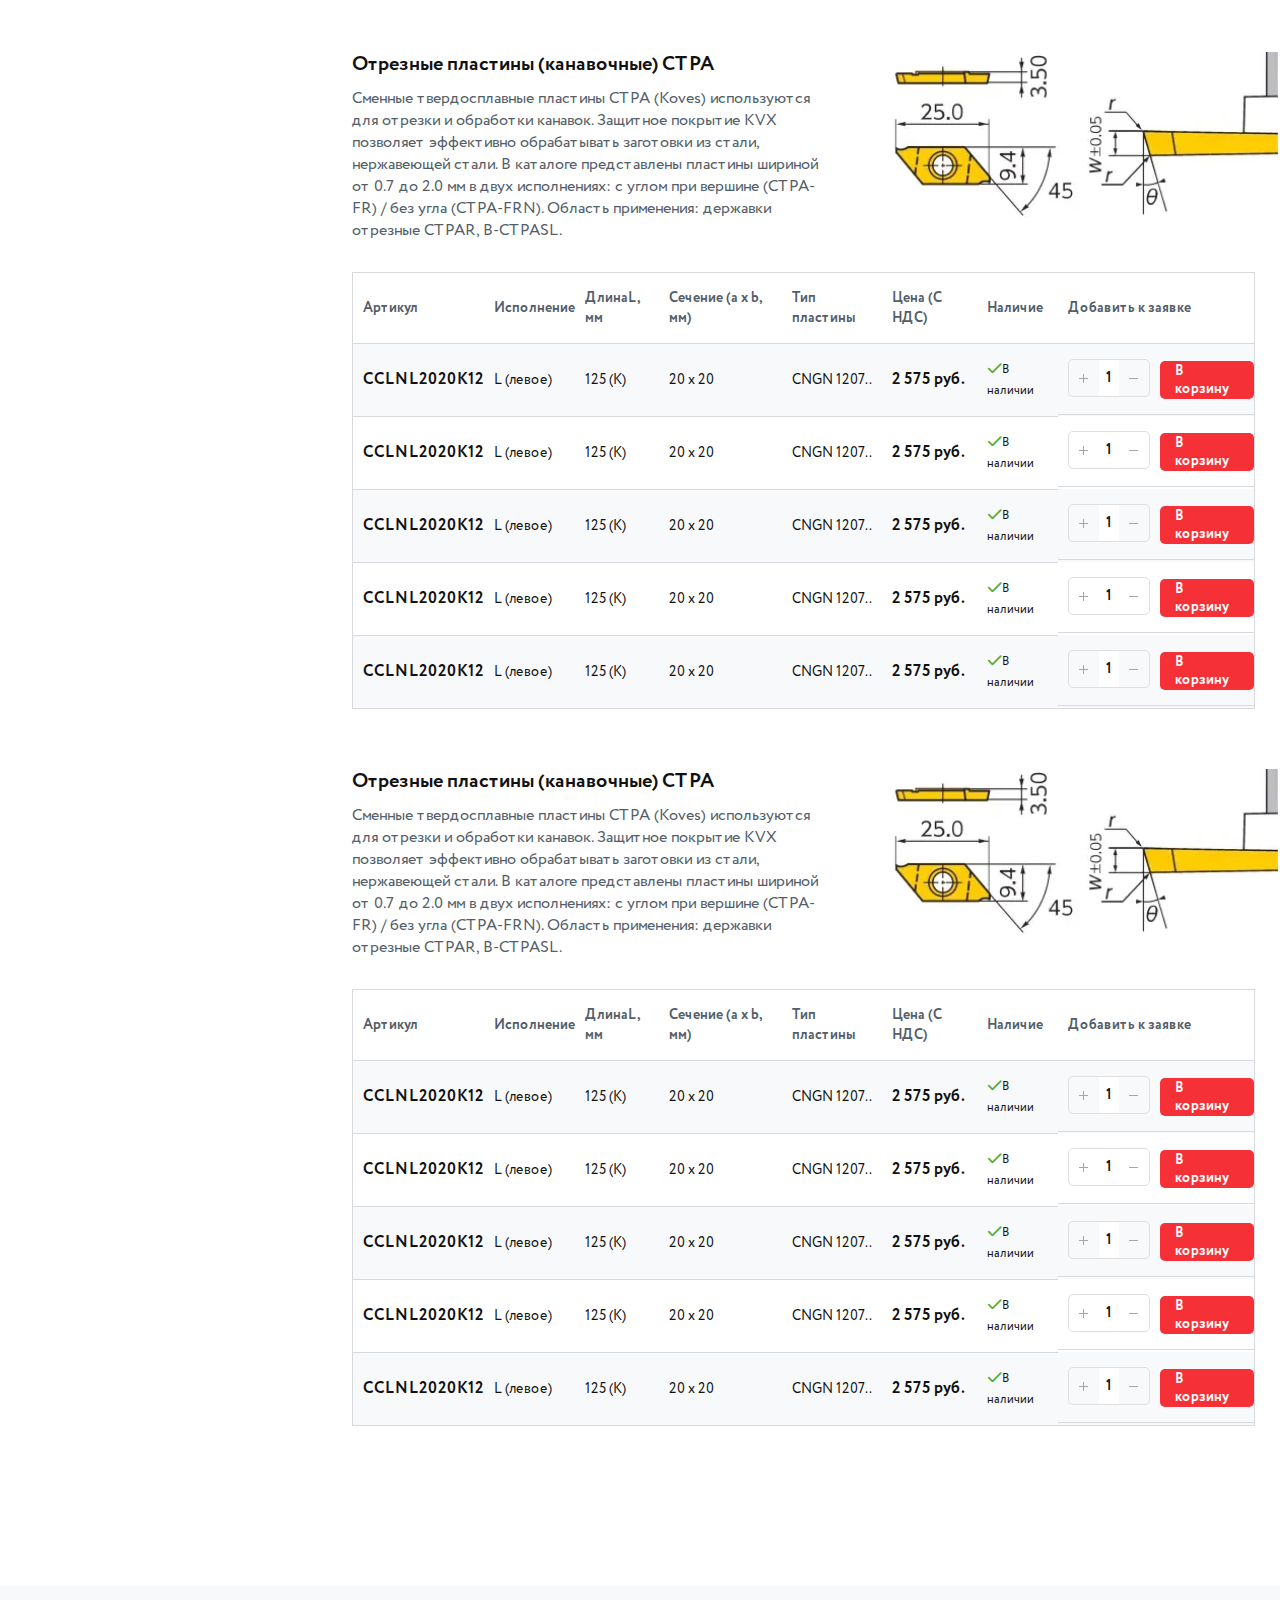
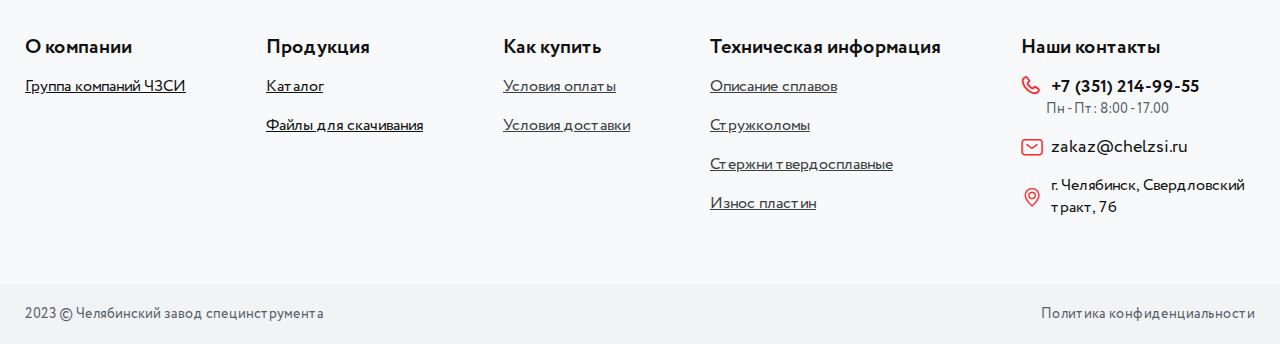
<file: plates-saw.html>
<!DOCTYPE html>
<html lang="ru">

<head>
	<title>Отрезные пластины</title>
	<meta charset="UTF-8">
	<meta name="format-detection" content="telephone=no">
	<!-- <style>body{opacity: 0;}</style> -->
	<link rel="stylesheet" href="css/style.min.css?_v=20230611171945">
	<link rel="shortcut icon" href="favicon.ico">
	<!-- <meta name="robots" content="noindex, nofollow"> -->
	<meta name="viewport" content="width=device-width, initial-scale=1.0">
</head>

<body>
	<div class="wrapper">
		<header class="header">
			<div class="header__top">
				<div class="header__container">
					<div class="header__content">
						<a href="index.html" class="header__logo logo">
							<div class="logo__img"><img src="img/icons/logo.svg" alt=""></div>
							<div class="logo__text">Челябинский завод специнструмента</div>
						</a>
						<form action="" class="header__search search">
							<input type="text" name="form[]" placeholder="Поиск по сайту" class="input search__input">
							<button type="submit" class="search__button _icon-search"></button>
						</form>
						<div class="search-btn _icon-search"></div>
						<!-- <input type="text" name="form[]" placeholder="Поиск по сайту" class="input search__show"> -->
						<a href="basket.html" class="basket _icon-basket">
							<span class="basket__number">5</span>
							<span class="basket__name">Корзина</span>
						</a>
					</div>
				</div>
			</div>
			<div class="search__result result-search">
				<div class="result-search__item">
					<div class="result-search__container">
						<div class="result-search__content">
							<div class="result-search__img">
								<picture><source srcset="img/search/01.webp" type="image/webp"><img src="img/search/01.jpg" alt=""></picture>
							</div>
							<a href="#" class="result-search__link">DCMT11T308-TM-HR7125 <span>Пластина токарная</span></a>
						</div>
					</div>
				</div>
				<div class="result-search__item">
					<div class="result-search__container">
						<div class="result-search__content">
							<div class="result-search__img">
								<picture><source srcset="img/search/01.webp" type="image/webp"><img src="img/search/01.jpg" alt=""></picture>
							</div>
							<a href="#" class="result-search__link">DCMT11T308-TM-HR7125 <span>Пластина токарная</span></a>
						</div>
					</div>
				</div>
				<div class="result-search__item">
					<div class="result-search__container">
						<div class="result-search__content">
							<div class="result-search__img">
								<picture><source srcset="img/search/01.webp" type="image/webp"><img src="img/search/01.jpg" alt=""></picture>
							</div>
							<a href="#" class="result-search__link">DCMT11T308-TM-HR7125 <span>Пластина токарная</span></a>
						</div>
					</div>
				</div>
			</div>
			<div class="header__menu">
				<div class="header__container">
					<nav class="menu__body">
						<ul class="menu__list">
							<li class="menu__item">
								<a href="" class="menu__link">О компании</a>
								<ul class="submenu">
									<li><a href="#" class="submenu__link">Группа компаний ЧЗСИ</a></li>
								</ul>
							</li>
							<li class="menu__item">
								<a href="catalog.html" class="menu__link">Каталог</a>
								<ul class="submenu">
									<li><a href="carbide-plates.html" class="submenu__link">Пластины твердосплавные</a></li>
									<li><a href="lathe-holders.html" class="submenu__link">Державки токарные</a></li>
									<li><a href="fraise.html" class="submenu__link">Фрезы</a></li>
									<li><a href="#" class="submenu__link">Борфрезы</a></li>
									<li><a href="category.html" class="submenu__link">Нарезание резьбы</a></li>
									<li><a href="#" class="submenu__link">Сверление корпусным инструментом</a></li>
									<li><a href="product.html" class="submenu__link">Расточные системы</a></li>
									<li><a href="#" class="submenu__link">Осевой монолитный инструмент</a></li>
									<li><a href="#" class="submenu__link">Твердосплавные заготовки</a></li>
									<li><a href="#" class="submenu__link">Оправки станочные</a></li>
								</ul>
							</li>
							<li class="menu__item">
								<a href="" class="menu__link">Скачать</a>
								<ul class="submenu">
									<li><a href="#" class="submenu__link">Файлы для скачивания</a></li>
								</ul>
							</li>
							<li class="menu__item">
								<a href="" class="menu__link">Как купить</a>
								<ul class="submenu">
									<li><a href="#" class="submenu__link">Условия оплаты</a></li>
									<li><a href="#" class="submenu__link">Условия доставки</a></li>
								</ul>
							</li>
							<li class="menu__item">
								<a href="" class="menu__link">Контакты</a>
								<ul class="submenu">
									<li><a href="#" class="submenu__link">Контакты</a></li>
								</ul>
							</li>
							<li class="menu__item">
								<a href="" class="menu__link">Техническая информация</a>
								<ul class="submenu">
									<li><a href="#" class="submenu__link">Описание сплавов</a></li>
									<li><a href="#" class="submenu__link">Стружколомы</a></li>
									<li><a href="#" class="submenu__link">Стержни твердосплавные</a></li>
									<li><a href="#" class="submenu__link">Износ пластин</a></li>
								</ul>
							</li>
						</ul>
					</nav>
				</div>
			</div>
		</header>
		<main class="page">
			<section class="lathe-holders">
				<div class="lathe-holders__container">
					<nav>
						<ul class="breadcrumb">
							<li class="breadcrumb-item"><a href="index.html">Главная</a></li>
							<li class="breadcrumb-item"><a href="catalog.html">Каталог</a></li>
							<li class="breadcrumb-item"><a href="carbide-plates.html">Пластины твердосплавные</a></li>
							<li class="breadcrumb-item active">Пластины для отрезки и обработки канавок</li>
						</ul>
					</nav>
					<h2 class="title-section">Отрезные пластины (канавочные)</h2>
					<div class="page__wrapper">
						<div class="catalog-filter">
							<div class="catalog-filter__category category-filter">
								<div class="catalog-filter__title">Фильтр по параметрам</div>
								<form action="" class="category-filter__block">
									<div data-spollers class="spollers">
										<div class="spollers__item">
											<button type="button" data-spoller class="spollers__title">Тип конструкции (разработчик)</button>
											<div class="spollers__body">
												<ul class="checkbox">
													<li>
														<input id="t_1" class="checkbox__input" type="checkbox" value="1" name="form[]">
														<label for="t_1" class="checkbox__label"><span class="checkbox__text">HADSTO</span></label>
													</li>
													<li>
														<input id="t_2" class="checkbox__input" type="checkbox" value="1" name="form[]">
														<label for="t_2" class="checkbox__label"><span class="checkbox__text">Hardstone</span></label>
													</li>
													<li>
														<input id="t_3" class="checkbox__input" type="checkbox" value="1" name="form[]">
														<label for="t_3" class="checkbox__label"><span class="checkbox__text">Huareal</span></label>
													</li>
													<li>
														<input id="t_4" class="checkbox__input" type="checkbox" value="1" name="form[]">
														<label for="t_4" class="checkbox__label"><span class="checkbox__text">Koves</span></label>
													</li>
													<li>
														<input id="t_5" class="checkbox__input" type="checkbox" value="1" name="form[]">
														<label for="t_5" class="checkbox__label"><span class="checkbox__text">Sant</span></label>
													</li>
												</ul>
											</div>
										</div>
										<div class="spollers__item">
											<button type="button" data-spoller class="spollers__title">Наличие</button>
											<div class="spollers__body spollers__body_availability">
												<ul class="checkbox">
													<li>
														<input id="n_1" class="checkbox__input" type="checkbox" value="1" name="form[]">
														<label for="n_1" class="checkbox__label"><span class="checkbox__text">На складе</span></label>
													</li>
													<li>
														<input id="n_2" class="checkbox__input" type="checkbox" value="1" name="form[]">
														<label for="n_2" class="checkbox__label"><span class="checkbox__text">В пути</span></label>
													</li>
												</ul>
											</div>
										</div>
										<div class="spollers__item">
											<button type="button" data-spoller class="spollers__title">Ширина пластины W, мм</button>
											<div class="spollers__body">
												<ul class="checkbox">
													<li>
														<input id="w_1" class="checkbox__input" type="checkbox" value="1" name="form[]">
														<label for="w_1" class="checkbox__label"><span class="checkbox__text">3</span></label>
													</li>
													<li>
														<input id="w_2" class="checkbox__input" type="checkbox" value="1" name="form[]">
														<label for="w_2" class="checkbox__label"><span class="checkbox__text">3.2</span></label>
													</li>
													<li>
														<input id="w_3" class="checkbox__input" type="checkbox" value="1" name="form[]">
														<label for="w_3" class="checkbox__label"><span class="checkbox__text">3.3</span></label>
													</li>
													<li>
														<input id="w_4" class="checkbox__input" type="checkbox" value="1" name="form[]">
														<label for="w_4" class="checkbox__label"><span class="checkbox__text">3.5</span></label>
													</li>
													<li>
														<input id="w_5" class="checkbox__input" type="checkbox" value="1" name="form[]">
														<label for="w_5" class="checkbox__label"><span class="checkbox__text">4.0</span></label>
													</li>
													<li>
														<input id="w_6" class="checkbox__input" type="checkbox" value="1" name="form[]">
														<label for="w_6" class="checkbox__label"><span class="checkbox__text">4.2</span></label>
													</li>
													<li>
														<input id="w_1" class="checkbox__input" type="checkbox" value="1" name="form[]">
														<label for="w_1" class="checkbox__label"><span class="checkbox__text">4.3</span></label>
													</li>
													<li>
														<input id="w_2" class="checkbox__input" type="checkbox" value="1" name="form[]">
														<label for="w_2" class="checkbox__label"><span class="checkbox__text">4.5</span></label>
													</li>
												</ul>
											</div>
										</div>
										<div class="spollers__item">
											<button type="button" data-spoller class="spollers__title">Обозначение СМП по ISO</button>
											<div class="spollers__body">
												<ul class="checkbox">
													<li>
														<input id="sm_1" class="checkbox__input" type="checkbox" value="1" name="form[]">
														<label for="sm_1" class="checkbox__label"><span class="checkbox__text">CCGT</span></label>
													</li>
													<li>
														<input id="sm_2" class="checkbox__input" type="checkbox" value="1" name="form[]">
														<label for="sm_2" class="checkbox__label"><span class="checkbox__text">CCGX</span></label>
													</li>
													<li>
														<input id="sm_3" class="checkbox__input" type="checkbox" value="1" name="form[]">
														<label for="sm_3" class="checkbox__label"><span class="checkbox__text">CCMT</span></label>
													</li>
													<li>
														<input id="sm_4" class="checkbox__input" type="checkbox" value="1" name="form[]">
														<label for="sm_4" class="checkbox__label"><span class="checkbox__text">CNMA</span></label>
													</li>
													<li>
														<input id="sm_5" class="checkbox__input" type="checkbox" value="1" name="form[]">
														<label for="sm_5" class="checkbox__label"><span class="checkbox__text">CNMG</span></label>
													</li>
													<li>
														<input id="sm_6" class="checkbox__input" type="checkbox" value="1" name="form[]">
														<label for="sm_6" class="checkbox__label"><span class="checkbox__text">CCGX</span></label>
													</li>
													<li>
														<input id="sm_1" class="checkbox__input" type="checkbox" value="1" name="form[]">
														<label for="sm_1" class="checkbox__label"><span class="checkbox__text">CCMT</span></label>
													</li>
													<li>
														<input id="sm_2" class="checkbox__input" type="checkbox" value="1" name="form[]">
														<label for="sm_2" class="checkbox__label"><span class="checkbox__text">CNMA</span></label>
													</li>
												</ul>
											</div>
										</div>
										<div class="catalog-filter__batton-block">
											<button class="btn btn_filter btn_white">Сбросить</button>
											<button class="btn btn_filter">Показать</button>
										</div>
									</div>
								</form>
							</div>
						</div>
						<section class="tool tool__product">
							<div class="tool__content tool__content_plates">
								<a href="#" class="tool__item tool__item_plates">
									<div class=" tool__img tool__img_plates">
										<picture><source srcset="img/plates/04.webp" type="image/webp"><img src="img/plates/04.jpg" alt=""></picture>
									</div>
									<div class="tool__title tool__title_plates">DCGT</div>
								</a>
								<a href="#" class="tool__item tool__item_plates">
									<div class=" tool__img tool__img_plates">
										<picture><source srcset="img/plates/05.webp" type="image/webp"><img src="img/plates/05.jpg" alt=""></picture>
									</div>
									<div class="tool__title tool__title_plates">DCGT</div>
								</a>
								<a href="#" class="tool__item tool__item_plates">
									<div class=" tool__img tool__img_plates">
										<picture><source srcset="img/plates/04.webp" type="image/webp"><img src="img/plates/04.jpg" alt=""></picture>
									</div>
									<div class="tool__title tool__title_plates">DCGT</div>
								</a>
								<a href="#" class="tool__item tool__item_plates">
									<div class=" tool__img tool__img_plates">
										<picture><source srcset="img/plates/05.webp" type="image/webp"><img src="img/plates/05.jpg" alt=""></picture>
									</div>
									<div class="tool__title tool__title_plates">DCGT</div>
								</a>
								<a href="#" class="tool__item tool__item">
									<div class=" tool__img tool__img_plates">
										<picture><source srcset="img/plates/04.webp" type="image/webp"><img src="img/plates/04.jpg" alt=""></picture>
									</div>
									<div class="tool__title tool__title_plates">DCGT</div>
								</a>
								<a href="#" class="tool__item tool__item_plates">
									<div class=" tool__img tool__img_plates">
										<picture><source srcset="img/plates/05.webp" type="image/webp"><img src="img/plates/05.jpg" alt=""></picture>
									</div>
									<div class="tool__title tool__title_plates">DCGT</div>
								</a>
								<a href="#" class="tool__item tool__item_plates">
									<div class=" tool__img tool__img_plates">
										<picture><source srcset="img/plates/04.webp" type="image/webp"><img src="img/plates/04.jpg" alt=""></picture>
									</div>
									<div class="tool__title tool__title_plates">DCGT</div>
								</a>
								<a href="#" class="tool__item tool__item_plates">
									<div class=" tool__img tool__img_plates">
										<picture><source srcset="img/plates/05.webp" type="image/webp"><img src="img/plates/05.jpg" alt=""></picture>
									</div>
									<div class="tool__title tool__title_plates">DCGT</div>
								</a>
								<a href="#" class="tool__item tool__item_plates">
									<div class=" tool__img tool__img_plates">
										<picture><source srcset="img/plates/04.webp" type="image/webp"><img src="img/plates/04.jpg" alt=""></picture>
									</div>
									<div class="tool__title tool__title_plates">DCGT</div>
								</a>
								<a href="#" class="tool__item tool__item_plates">
									<div class=" tool__img tool__img_plates">
										<picture><source srcset="img/plates/05.webp" type="image/webp"><img src="img/plates/05.jpg" alt=""></picture>
									</div>
									<div class="tool__title tool__title_plates">DCGT</div>
								</a>
								<a href="#" class="tool__item tool__item">
									<div class=" tool__img tool__img_plates">
										<picture><source srcset="img/plates/04.webp" type="image/webp"><img src="img/plates/04.jpg" alt=""></picture>
									</div>
									<div class="tool__title tool__title_plates">DCGT</div>
								</a>
								<a href="#" class="tool__item tool__item_plates">
									<div class=" tool__img tool__img_plates">
										<picture><source srcset="img/plates/05.webp" type="image/webp"><img src="img/plates/05.jpg" alt=""></picture>
									</div>
									<div class="tool__title tool__title_plates">DCGT</div>
								</a>
								<a href="#" class="tool__item tool__item_plates">
									<div class=" tool__img tool__img_plates">
										<picture><source srcset="img/plates/04.webp" type="image/webp"><img src="img/plates/04.jpg" alt=""></picture>
									</div>
									<div class="tool__title tool__title_plates">DCGT</div>
								</a>
								<a href="#" class="tool__item tool__item_plates">
									<div class=" tool__img tool__img_plates">
										<picture><source srcset="img/plates/05.webp" type="image/webp"><img src="img/plates/05.jpg" alt=""></picture>
									</div>
									<div class="tool__title tool__title_plates">DCGT</div>
								</a>
								<a href="#" class="tool__item tool__item_plates">
									<div class=" tool__img tool__img_plates">
										<picture><source srcset="img/plates/04.webp" type="image/webp"><img src="img/plates/04.jpg" alt=""></picture>
									</div>
									<div class="tool__title tool__title_plates">DCGT</div>
								</a>
								<a href="#" class="tool__item tool__item_plates">
									<div class=" tool__img tool__img_plates">
										<picture><source srcset="img/plates/05.webp" type="image/webp"><img src="img/plates/05.jpg" alt=""></picture>
									</div>
									<div class="tool__title tool__title_plates">DCGT</div>
								</a>
								<a href="#" class="tool__item tool__item">
									<div class=" tool__img tool__img_plates">
										<picture><source srcset="img/plates/04.webp" type="image/webp"><img src="img/plates/04.jpg" alt=""></picture>
									</div>
									<div class="tool__title tool__title_plates">DCGT</div>
								</a>
								<a href="#" class="tool__item tool__item_plates">
									<div class=" tool__img tool__img_plates">
										<picture><source srcset="img/plates/05.webp" type="image/webp"><img src="img/plates/05.jpg" alt=""></picture>
									</div>
									<div class="tool__title tool__title_plates">DCGT</div>
								</a>
								<a href="#" class="tool__item tool__item_plates">
									<div class=" tool__img tool__img_plates">
										<picture><source srcset="img/plates/04.webp" type="image/webp"><img src="img/plates/04.jpg" alt=""></picture>
									</div>
									<div class="tool__title tool__title_plates">DCGT</div>
								</a>
								<a href="#" class="tool__item tool__item_plates">
									<div class=" tool__img tool__img_plates">
										<picture><source srcset="img/plates/05.webp" type="image/webp"><img src="img/plates/05.jpg" alt=""></picture>
									</div>
									<div class="tool__title tool__title_plates">DCGT</div>
								</a>
								<a href="#" class="tool__item tool__item_plates">
									<div class=" tool__img tool__img_plates">
										<picture><source srcset="img/plates/04.webp" type="image/webp"><img src="img/plates/04.jpg" alt=""></picture>
									</div>
									<div class="tool__title tool__title_plates">DCGT</div>
								</a>
								<a href="#" class="tool__item tool__item_plates">
									<div class=" tool__img tool__img_plates">
										<picture><source srcset="img/plates/05.webp" type="image/webp"><img src="img/plates/05.jpg" alt=""></picture>
									</div>
									<div class="tool__title tool__title_plates">DCGT</div>
								</a>
								<a href="#" class="tool__item tool__item">
									<div class=" tool__img tool__img_plates">
										<picture><source srcset="img/plates/04.webp" type="image/webp"><img src="img/plates/04.jpg" alt=""></picture>
									</div>
									<div class="tool__title tool__title_plates">DCGT</div>
								</a>
								<a href="#" class="tool__item tool__item_plates">
									<div class=" tool__img tool__img_plates">
										<picture><source srcset="img/plates/05.webp" type="image/webp"><img src="img/plates/05.jpg" alt=""></picture>
									</div>
									<div class="tool__title tool__title_plates">DCGT</div>
								</a>
							</div>
							<div class="tool__description description-tool">
								<div class="description-tool__text">
									<h4 class="description-tool__title">Отрезные пластины (канавочные) CTPA</h4>
									<p>Сменные твердосплавные пластины CTPA (Koves) используются для отрезки и обработки канавок. Защитное покрытие KVX позволяет эффективно обрабатывать заготовки из стали, нержавеющей стали. В каталоге представлены пластины шириной от 0.7 до 2.0 мм в двух исполнениях: с углом при вершине (CTPA-FR) / без угла (CTPA-FRN). Область применения: державки отрезные CTPAR, B-CTPASL.</p>
								</div>
								<div class="description-tool__img">
									<picture><source srcset="img/tool/saw.webp" type="image/webp"><img src="img/tool/saw.png" alt=""></picture>
								</div>
							</div>
							<div class="tool__product product-tool">
								<table class="product-tool__table">
									<thead>
										<tr>
											<th>Артикул</th>
											<th>Исполнение</th>
											<th>ДлинаL, мм</th>
											<th>Сечение (a x b, мм)</th>
											<th>Тип пластины</th>
											<th>Цена (С НДС)</th>
											<th>Наличие</th>
											<th>Добавить к заявке</th>
										</tr>
									</thead>
									<tbody>
										<tr>
											<td data-label="Артикул" class="accent">CCLNL2020K12</td>
											<td data-label="Исполнение">L (левое) </td>
											<td data-label="Длина L, мм">125 (К)</td>
											<td data-label="Сечение (a x b, мм)">20 х 20</td>
											<td data-label="Тип пластины">CNGN 1207..</td>
											<td data-label="Цена (С НДС)" class="accent">2 575 руб.</td>
											<td data-label="Наличие"><span class="_icon-chek">В наличии</span></td>
											<td data-label="Добавить к заявке" class="add-cart">
												<div class="quantity">
													<div class="quantity__button quantity__button_plus _icon-plus"></div>
													<div class="quantity__input"><input autocomplete="off" type="text" name="form[]" value="1"></div>
													<div class="quantity__button quantity__button_minus _icon-minus"></div>
												</div>
												<a href="#" class="btn btn_product-tool">В корзину</a>
											</td>
										</tr>
										<tr>
											<td data-label="Артикул" class="accent">CCLNL2020K12</td>
											<td data-label="Исполнение">L (левое) </td>
											<td data-label="Длина L, мм">125 (К)</td>
											<td data-label="Сечение (a x b, мм)">20 х 20</td>
											<td data-label="Тип пластины">CNGN 1207..</td>
											<td data-label="Цена (С НДС)" class="accent">2 575 руб.</td>
											<td data-label="Наличие"><span class="_icon-chek">В наличии</span></td>
											<td data-label="Добавить к заявке" class="add-cart">
												<div class="quantity">
													<div class="quantity__button quantity__button_plus _icon-plus"></div>
													<div class="quantity__input"><input autocomplete="off" type="text" name="form[]" value="1"></div>
													<div class="quantity__button quantity__button_minus _icon-minus"></div>
												</div>
												<a href="#" class="btn btn_product-tool">В корзину</a>
											</td>
										</tr>
										<tr>
											<td data-label="Артикул" class="accent">CCLNL2020K12</td>
											<td data-label="Исполнение">L (левое) </td>
											<td data-label="Длина L, мм">125 (К)</td>
											<td data-label="Сечение (a x b, мм)">20 х 20</td>
											<td data-label="Тип пластины">CNGN 1207..</td>
											<td data-label="Цена (С НДС)" class="accent">2 575 руб.</td>
											<td data-label="Наличие"><span class="_icon-chek">В наличии</span></td>
											<td data-label="Добавить к заявке" class="add-cart">
												<div class="quantity">
													<div class="quantity__button quantity__button_plus _icon-plus"></div>
													<div class="quantity__input"><input autocomplete="off" type="text" name="form[]" value="1"></div>
													<div class="quantity__button quantity__button_minus _icon-minus"></div>
												</div>
												<a href="#" class="btn btn_product-tool">В корзину</a>
											</td>
										</tr>
										<tr>
											<td data-label="Артикул" class="accent">CCLNL2020K12</td>
											<td data-label="Исполнение">L (левое) </td>
											<td data-label="Длина L, мм">125 (К)</td>
											<td data-label="Сечение (a x b, мм)">20 х 20</td>
											<td data-label="Тип пластины">CNGN 1207..</td>
											<td data-label="Цена (С НДС)" class="accent">2 575 руб.</td>
											<td data-label="Наличие"><span class="_icon-chek">В наличии</span></td>
											<td data-label="Добавить к заявке" class="add-cart">
												<div class="quantity">
													<div class="quantity__button quantity__button_plus _icon-plus"></div>
													<div class="quantity__input"><input autocomplete="off" type="text" name="form[]" value="1"></div>
													<div class="quantity__button quantity__button_minus _icon-minus"></div>
												</div>
												<a href="#" class="btn btn_product-tool">В корзину</a>
											</td>
										</tr>
										<tr>
											<td data-label="Артикул" class="accent">CCLNL2020K12</td>
											<td data-label="Исполнение">L (левое) </td>
											<td data-label="Длина L, мм">125 (К)</td>
											<td data-label="Сечение (a x b, мм)">20 х 20</td>
											<td data-label="Тип пластины">CNGN 1207..</td>
											<td data-label="Цена (С НДС)" class="accent">2 575 руб.</td>
											<td data-label="Наличие"><span class="_icon-chek">В наличии</span></td>
											<td data-label="Добавить к заявке" class="add-cart">
												<div class="quantity">
													<div class="quantity__button quantity__button_plus _icon-plus"></div>
													<div class="quantity__input"><input autocomplete="off" type="text" name="form[]" value="1"></div>
													<div class="quantity__button quantity__button_minus _icon-minus"></div>
												</div>
												<a href="#" class="btn btn_product-tool">В корзину</a>
											</td>
										</tr>
									</tbody>
								</table>

							</div>
							<div class="tool__description description-tool">
								<div class="description-tool__text">
									<h4 class="description-tool__title">Отрезные пластины (канавочные) CTPA</h4>
									<p>Сменные твердосплавные пластины CTPA (Koves) используются для отрезки и обработки канавок. Защитное покрытие KVX позволяет эффективно обрабатывать заготовки из стали, нержавеющей стали. В каталоге представлены пластины шириной от 0.7 до 2.0 мм в двух исполнениях: с углом при вершине (CTPA-FR) / без угла (CTPA-FRN). Область применения: державки отрезные CTPAR, B-CTPASL.</p>
								</div>
								<div class="description-tool__img">
									<picture><source srcset="img/tool/saw.webp" type="image/webp"><img src="img/tool/saw.png" alt=""></picture>
								</div>
							</div>
							<div class="tool__product product-tool">
								<table class="product-tool__table">
									<thead>
										<tr>
											<th>Артикул</th>
											<th>Исполнение</th>
											<th>ДлинаL, мм</th>
											<th>Сечение (a x b, мм)</th>
											<th>Тип пластины</th>
											<th>Цена (С НДС)</th>
											<th>Наличие</th>
											<th>Добавить к заявке</th>
										</tr>
									</thead>
									<tbody>
										<tr>
											<td data-label="Артикул" class="accent">CCLNL2020K12</td>
											<td data-label="Исполнение">L (левое) </td>
											<td data-label="Длина L, мм">125 (К)</td>
											<td data-label="Сечение (a x b, мм)">20 х 20</td>
											<td data-label="Тип пластины">CNGN 1207..</td>
											<td data-label="Цена (С НДС)" class="accent">2 575 руб.</td>
											<td data-label="Наличие"><span class="_icon-chek">В наличии</span></td>
											<td data-label="Добавить к заявке" class="add-cart">
												<div class="quantity">
													<div class="quantity__button quantity__button_plus _icon-plus"></div>
													<div class="quantity__input"><input autocomplete="off" type="text" name="form[]" value="1"></div>
													<div class="quantity__button quantity__button_minus _icon-minus"></div>
												</div>
												<a href="#" class="btn btn_product-tool">В корзину</a>
											</td>
										</tr>
										<tr>
											<td data-label="Артикул" class="accent">CCLNL2020K12</td>
											<td data-label="Исполнение">L (левое) </td>
											<td data-label="Длина L, мм">125 (К)</td>
											<td data-label="Сечение (a x b, мм)">20 х 20</td>
											<td data-label="Тип пластины">CNGN 1207..</td>
											<td data-label="Цена (С НДС)" class="accent">2 575 руб.</td>
											<td data-label="Наличие"><span class="_icon-chek">В наличии</span></td>
											<td data-label="Добавить к заявке" class="add-cart">
												<div class="quantity">
													<div class="quantity__button quantity__button_plus _icon-plus"></div>
													<div class="quantity__input"><input autocomplete="off" type="text" name="form[]" value="1"></div>
													<div class="quantity__button quantity__button_minus _icon-minus"></div>
												</div>
												<a href="#" class="btn btn_product-tool">В корзину</a>
											</td>
										</tr>
										<tr>
											<td data-label="Артикул" class="accent">CCLNL2020K12</td>
											<td data-label="Исполнение">L (левое) </td>
											<td data-label="Длина L, мм">125 (К)</td>
											<td data-label="Сечение (a x b, мм)">20 х 20</td>
											<td data-label="Тип пластины">CNGN 1207..</td>
											<td data-label="Цена (С НДС)" class="accent">2 575 руб.</td>
											<td data-label="Наличие"><span class="_icon-chek">В наличии</span></td>
											<td data-label="Добавить к заявке" class="add-cart">
												<div class="quantity">
													<div class="quantity__button quantity__button_plus _icon-plus"></div>
													<div class="quantity__input"><input autocomplete="off" type="text" name="form[]" value="1"></div>
													<div class="quantity__button quantity__button_minus _icon-minus"></div>
												</div>
												<a href="#" class="btn btn_product-tool">В корзину</a>
											</td>
										</tr>
										<tr>
											<td data-label="Артикул" class="accent">CCLNL2020K12</td>
											<td data-label="Исполнение">L (левое) </td>
											<td data-label="Длина L, мм">125 (К)</td>
											<td data-label="Сечение (a x b, мм)">20 х 20</td>
											<td data-label="Тип пластины">CNGN 1207..</td>
											<td data-label="Цена (С НДС)" class="accent">2 575 руб.</td>
											<td data-label="Наличие"><span class="_icon-chek">В наличии</span></td>
											<td data-label="Добавить к заявке" class="add-cart">
												<div class="quantity">
													<div class="quantity__button quantity__button_plus _icon-plus"></div>
													<div class="quantity__input"><input autocomplete="off" type="text" name="form[]" value="1"></div>
													<div class="quantity__button quantity__button_minus _icon-minus"></div>
												</div>
												<a href="#" class="btn btn_product-tool">В корзину</a>
											</td>
										</tr>
										<tr>
											<td data-label="Артикул" class="accent">CCLNL2020K12</td>
											<td data-label="Исполнение">L (левое) </td>
											<td data-label="Длина L, мм">125 (К)</td>
											<td data-label="Сечение (a x b, мм)">20 х 20</td>
											<td data-label="Тип пластины">CNGN 1207..</td>
											<td data-label="Цена (С НДС)" class="accent">2 575 руб.</td>
											<td data-label="Наличие"><span class="_icon-chek">В наличии</span></td>
											<td data-label="Добавить к заявке" class="add-cart">
												<div class="quantity">
													<div class="quantity__button quantity__button_plus _icon-plus"></div>
													<div class="quantity__input"><input autocomplete="off" type="text" name="form[]" value="1"></div>
													<div class="quantity__button quantity__button_minus _icon-minus"></div>
												</div>
												<a href="#" class="btn btn_product-tool">В корзину</a>
											</td>
										</tr>
									</tbody>
								</table>

							</div>
							<div class="tool__description description-tool">
								<div class="description-tool__text">
									<h4 class="description-tool__title">Отрезные пластины (канавочные) CTPA</h4>
									<p>Сменные твердосплавные пластины CTPA (Koves) используются для отрезки и обработки канавок. Защитное покрытие KVX позволяет эффективно обрабатывать заготовки из стали, нержавеющей стали. В каталоге представлены пластины шириной от 0.7 до 2.0 мм в двух исполнениях: с углом при вершине (CTPA-FR) / без угла (CTPA-FRN). Область применения: державки отрезные CTPAR, B-CTPASL.</p>
								</div>
								<div class="description-tool__img">
									<picture><source srcset="img/tool/saw.webp" type="image/webp"><img src="img/tool/saw.png" alt=""></picture>
								</div>
							</div>
							<div class="tool__product product-tool">
								<table class="product-tool__table">
									<thead>
										<tr>
											<th>Артикул</th>
											<th>Исполнение</th>
											<th>ДлинаL, мм</th>
											<th>Сечение (a x b, мм)</th>
											<th>Тип пластины</th>
											<th>Цена (С НДС)</th>
											<th>Наличие</th>
											<th>Добавить к заявке</th>
										</tr>
									</thead>
									<tbody>
										<tr>
											<td data-label="Артикул" class="accent">CCLNL2020K12</td>
											<td data-label="Исполнение">L (левое) </td>
											<td data-label="Длина L, мм">125 (К)</td>
											<td data-label="Сечение (a x b, мм)">20 х 20</td>
											<td data-label="Тип пластины">CNGN 1207..</td>
											<td data-label="Цена (С НДС)" class="accent">2 575 руб.</td>
											<td data-label="Наличие"><span class="_icon-chek">В наличии</span></td>
											<td data-label="Добавить к заявке" class="add-cart">
												<div class="quantity">
													<div class="quantity__button quantity__button_plus _icon-plus"></div>
													<div class="quantity__input"><input autocomplete="off" type="text" name="form[]" value="1"></div>
													<div class="quantity__button quantity__button_minus _icon-minus"></div>
												</div>
												<a href="#" class="btn btn_product-tool">В корзину</a>
											</td>
										</tr>
										<tr>
											<td data-label="Артикул" class="accent">CCLNL2020K12</td>
											<td data-label="Исполнение">L (левое) </td>
											<td data-label="Длина L, мм">125 (К)</td>
											<td data-label="Сечение (a x b, мм)">20 х 20</td>
											<td data-label="Тип пластины">CNGN 1207..</td>
											<td data-label="Цена (С НДС)" class="accent">2 575 руб.</td>
											<td data-label="Наличие"><span class="_icon-chek">В наличии</span></td>
											<td data-label="Добавить к заявке" class="add-cart">
												<div class="quantity">
													<div class="quantity__button quantity__button_plus _icon-plus"></div>
													<div class="quantity__input"><input autocomplete="off" type="text" name="form[]" value="1"></div>
													<div class="quantity__button quantity__button_minus _icon-minus"></div>
												</div>
												<a href="#" class="btn btn_product-tool">В корзину</a>
											</td>
										</tr>
										<tr>
											<td data-label="Артикул" class="accent">CCLNL2020K12</td>
											<td data-label="Исполнение">L (левое) </td>
											<td data-label="Длина L, мм">125 (К)</td>
											<td data-label="Сечение (a x b, мм)">20 х 20</td>
											<td data-label="Тип пластины">CNGN 1207..</td>
											<td data-label="Цена (С НДС)" class="accent">2 575 руб.</td>
											<td data-label="Наличие"><span class="_icon-chek">В наличии</span></td>
											<td data-label="Добавить к заявке" class="add-cart">
												<div class="quantity">
													<div class="quantity__button quantity__button_plus _icon-plus"></div>
													<div class="quantity__input"><input autocomplete="off" type="text" name="form[]" value="1"></div>
													<div class="quantity__button quantity__button_minus _icon-minus"></div>
												</div>
												<a href="#" class="btn btn_product-tool">В корзину</a>
											</td>
										</tr>
										<tr>
											<td data-label="Артикул" class="accent">CCLNL2020K12</td>
											<td data-label="Исполнение">L (левое) </td>
											<td data-label="Длина L, мм">125 (К)</td>
											<td data-label="Сечение (a x b, мм)">20 х 20</td>
											<td data-label="Тип пластины">CNGN 1207..</td>
											<td data-label="Цена (С НДС)" class="accent">2 575 руб.</td>
											<td data-label="Наличие"><span class="_icon-chek">В наличии</span></td>
											<td data-label="Добавить к заявке" class="add-cart">
												<div class="quantity">
													<div class="quantity__button quantity__button_plus _icon-plus"></div>
													<div class="quantity__input"><input autocomplete="off" type="text" name="form[]" value="1"></div>
													<div class="quantity__button quantity__button_minus _icon-minus"></div>
												</div>
												<a href="#" class="btn btn_product-tool">В корзину</a>
											</td>
										</tr>
										<tr>
											<td data-label="Артикул" class="accent">CCLNL2020K12</td>
											<td data-label="Исполнение">L (левое) </td>
											<td data-label="Длина L, мм">125 (К)</td>
											<td data-label="Сечение (a x b, мм)">20 х 20</td>
											<td data-label="Тип пластины">CNGN 1207..</td>
											<td data-label="Цена (С НДС)" class="accent">2 575 руб.</td>
											<td data-label="Наличие"><span class="_icon-chek">В наличии</span></td>
											<td data-label="Добавить к заявке" class="add-cart">
												<div class="quantity">
													<div class="quantity__button quantity__button_plus _icon-plus"></div>
													<div class="quantity__input"><input autocomplete="off" type="text" name="form[]" value="1"></div>
													<div class="quantity__button quantity__button_minus _icon-minus"></div>
												</div>
												<a href="#" class="btn btn_product-tool">В корзину</a>
											</td>
										</tr>
									</tbody>
								</table>

							</div>
						</section>
					</div>
				</div>
			</section>
		</main>
		<footer class="footer">
			<div class="footer__container">
				<div class="footer__menu menu-footer">
					<div class="menu-footer__item">
						<div class="menu-footer__title">О компании</div>
						<a href="" class="menu-footer__link">Группа компаний ЧЗСИ</a>
					</div>
					<div class="menu-footer__item">
						<div class="menu-footer__title">Продукция</div>
						<a href="" class="menu-footer__link">Каталог</a>
						<a href="" class="menu-footer__link">Файлы для скачивания</a>
					</div>
					<div class="menu-footer__item">
						<div class="menu-footer__title">Как купить</div>
						<a href="" class="menu-footer__link menu-footer__link_normal">Условия оплаты</a>
						<a href="" class="menu-footer__link menu-footer__link_normal">Условия доставки</a>
					</div>
					<div class="menu-footer__item">
						<div class="menu-footer__title">Техническая информация</div>
						<a href="" class="menu-footer__link menu-footer__link_normal">Описание сплавов</a>
						<a href="" class="menu-footer__link menu-footer__link_normal">Стружколомы</a>
						<a href="" class="menu-footer__link menu-footer__link_normal">Стержни твердосплавные</a>
						<a href="" class="menu-footer__link menu-footer__link_normal">Износ пластин</a>
					</div>
					<div class="menu-footer__item">
						<div class="menu-footer__title">Наши контакты</div>
						<div class="menu-footer__block">
							<a href="tel:+73512149955" class="phone__number _icon-phone">+7 (351) 214-99-55</a>
							<span class="phone__time">Пн - Пт: 8:00 - 17.00</span>
						</div>
						<div class="menu-footer__block">
							<a href="mailto:zakaz@chelzsi.ru" class="menu-footer__mail _icon-email">zakaz@chelzsi.ru</a>
						</div>
						<div class="menu-footer__block">
							<div class="menu-footer__address _icon-map">г. Челябинск, Свердловский тракт, 7б</div>
						</div>
					</div>
				</div>
			</div>
			<div class="footer__bottom">
				<div class="footer__container">
					<div class="footer__wrap">
						<div class="footer__copy">2023 &copy; Челябинский завод специнструмента</div>
						<a href="" class="footer__policy">Политика конфиденциальности</a>
					</div>
				</div>
			</div>
		</footer>
	</div>
	<!-- <div id="popup" aria-hidden="true" class="popup">
	<div class="popup__wrapper">
		<div class="popup__content">
			<button data-close type="button" class="popup__close">Закрыть</button>
			<div class="popup__text">
				Text
			</div>
		</div>
	</div>
</div> -->
	<script src="js/app.min.js?_v=20230611171945"></script>
</body>

</html>
</file>
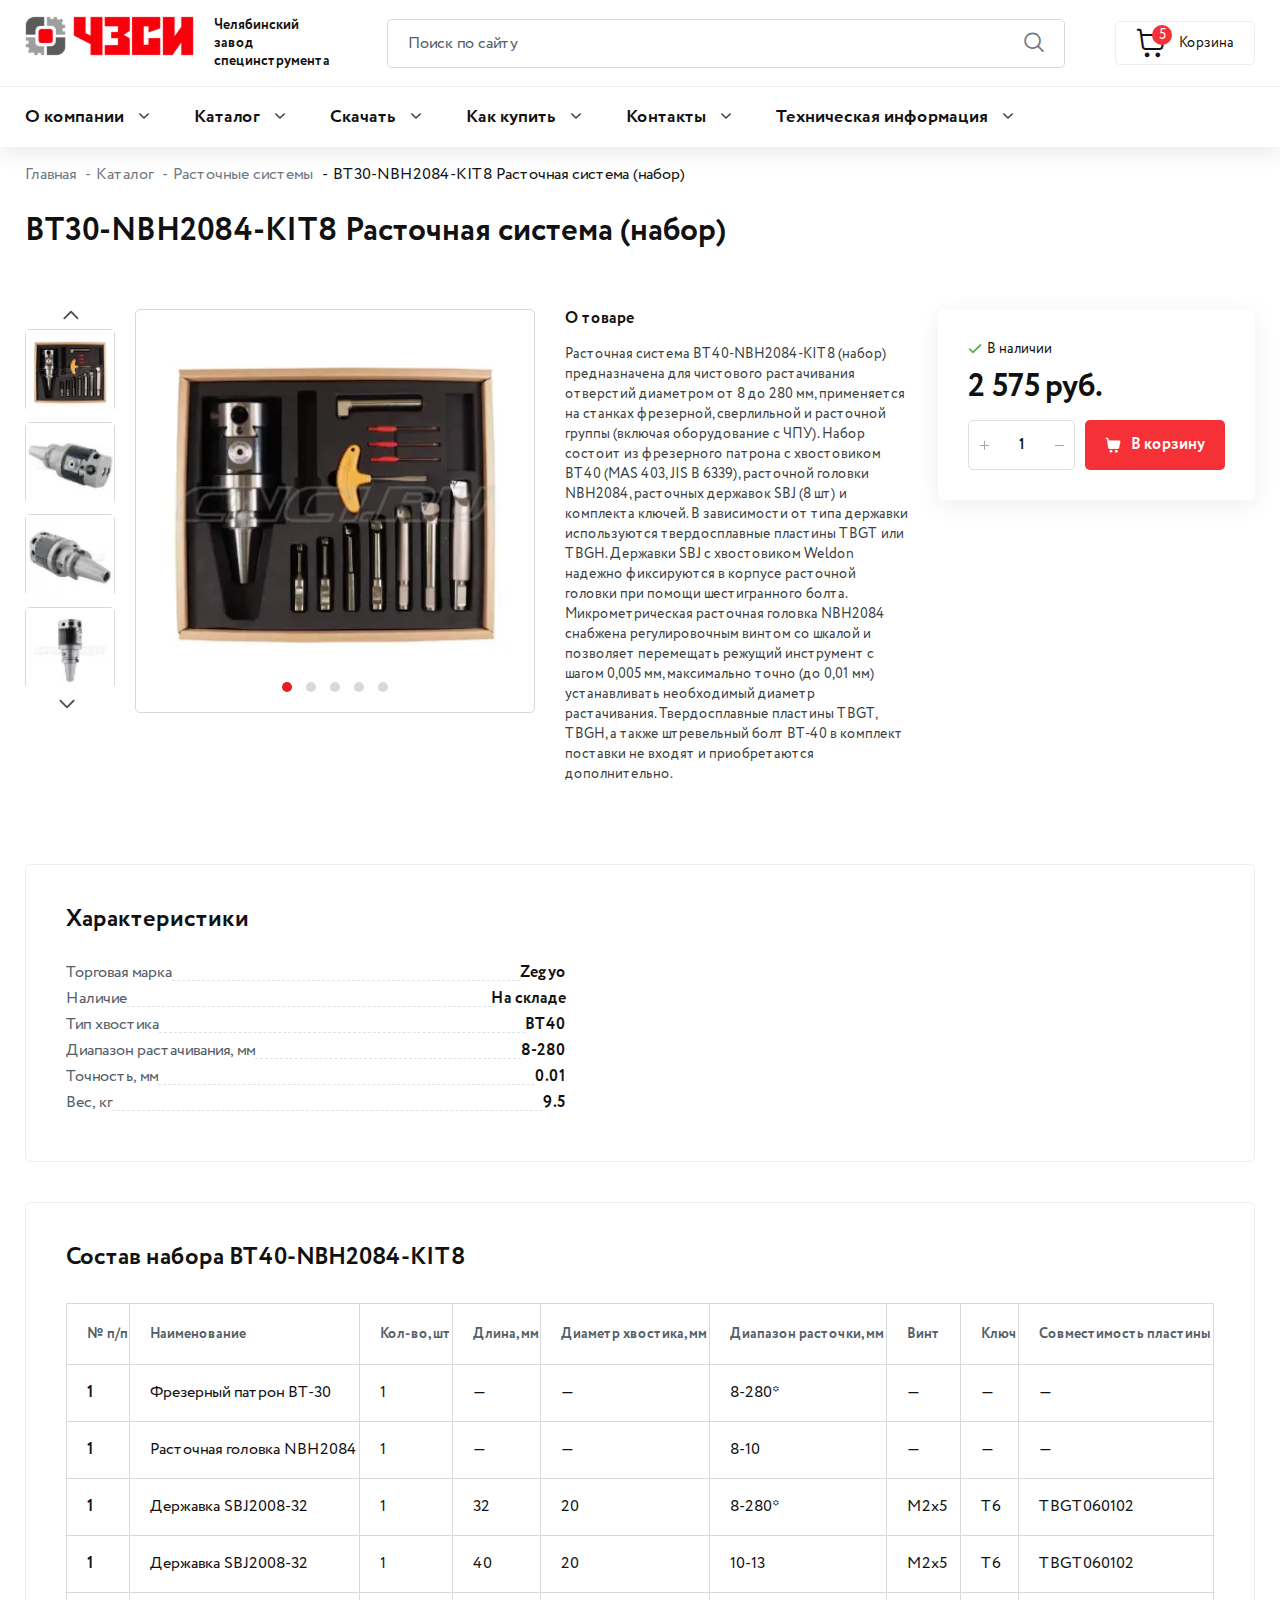
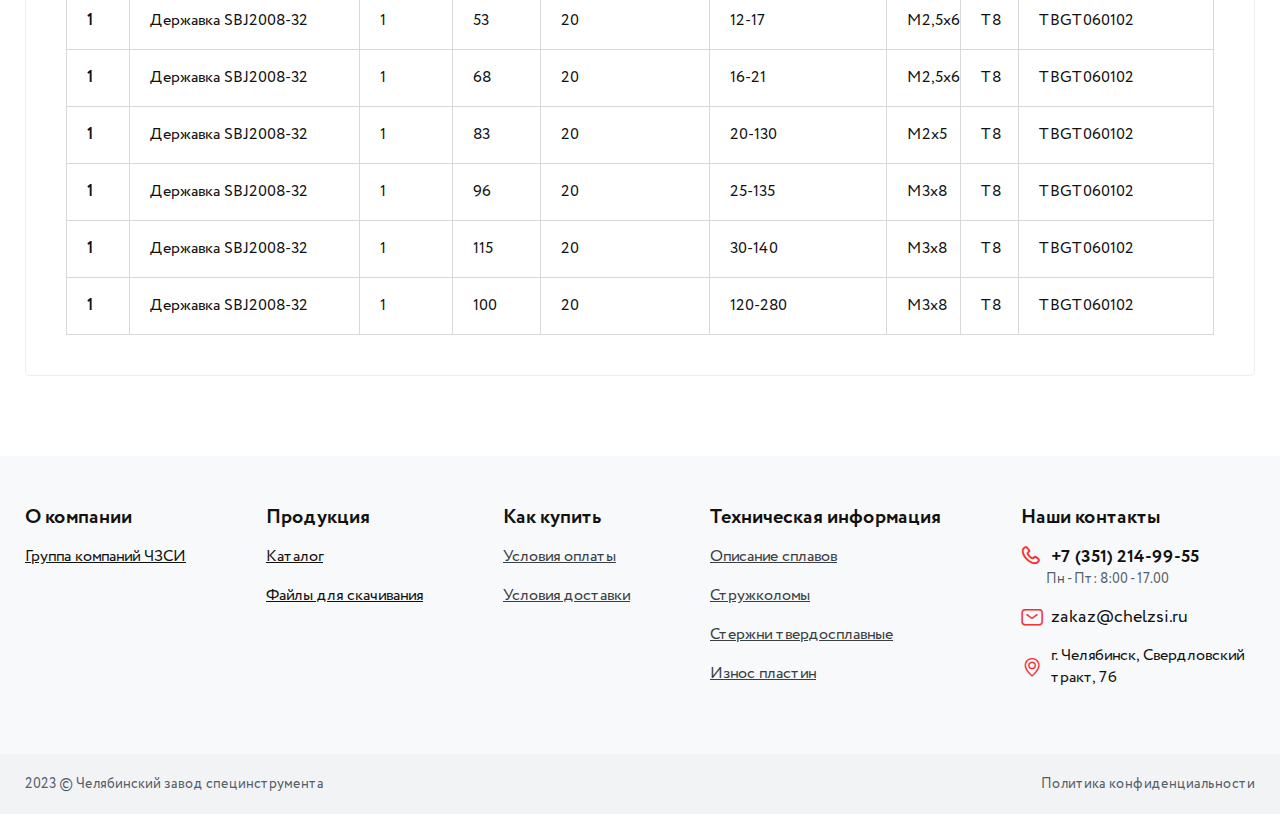
<file: product.html>
<!DOCTYPE html>
<html lang="ru">

<head>
	<title>BT30-NBH2084-KIT8 Расточная система</title>
	<meta charset="UTF-8">
	<meta name="format-detection" content="telephone=no">
	<!-- <style>body{opacity: 0;}</style> -->
	<link rel="stylesheet" href="css/style.min.css?_v=20230611171945">
	<link rel="shortcut icon" href="favicon.ico">
	<!-- <meta name="robots" content="noindex, nofollow"> -->
	<meta name="viewport" content="width=device-width, initial-scale=1.0">
</head>

<body>
	<div class="wrapper">
		<header class="header">
			<div class="header__top">
				<div class="header__container">
					<div class="header__content">
						<a href="index.html" class="header__logo logo">
							<div class="logo__img"><img src="img/icons/logo.svg" alt=""></div>
							<div class="logo__text">Челябинский завод специнструмента</div>
						</a>
						<form action="" class="header__search search">
							<input type="text" name="form[]" placeholder="Поиск по сайту" class="input search__input">
							<button type="submit" class="search__button _icon-search"></button>
						</form>
						<div class="search-btn _icon-search"></div>
						<!-- <input type="text" name="form[]" placeholder="Поиск по сайту" class="input search__show"> -->
						<a href="basket.html" class="basket _icon-basket">
							<span class="basket__number">5</span>
							<span class="basket__name">Корзина</span>
						</a>
					</div>
				</div>
			</div>
			<div class="search__result result-search">
				<div class="result-search__item">
					<div class="result-search__container">
						<div class="result-search__content">
							<div class="result-search__img">
								<picture><source srcset="img/search/01.webp" type="image/webp"><img src="img/search/01.jpg" alt=""></picture>
							</div>
							<a href="#" class="result-search__link">DCMT11T308-TM-HR7125 <span>Пластина токарная</span></a>
						</div>
					</div>
				</div>
				<div class="result-search__item">
					<div class="result-search__container">
						<div class="result-search__content">
							<div class="result-search__img">
								<picture><source srcset="img/search/01.webp" type="image/webp"><img src="img/search/01.jpg" alt=""></picture>
							</div>
							<a href="#" class="result-search__link">DCMT11T308-TM-HR7125 <span>Пластина токарная</span></a>
						</div>
					</div>
				</div>
				<div class="result-search__item">
					<div class="result-search__container">
						<div class="result-search__content">
							<div class="result-search__img">
								<picture><source srcset="img/search/01.webp" type="image/webp"><img src="img/search/01.jpg" alt=""></picture>
							</div>
							<a href="#" class="result-search__link">DCMT11T308-TM-HR7125 <span>Пластина токарная</span></a>
						</div>
					</div>
				</div>
			</div>
			<div class="header__menu">
				<div class="header__container">
					<nav class="menu__body">
						<ul class="menu__list">
							<li class="menu__item">
								<a href="" class="menu__link">О компании</a>
								<ul class="submenu">
									<li><a href="#" class="submenu__link">Группа компаний ЧЗСИ</a></li>
								</ul>
							</li>
							<li class="menu__item">
								<a href="catalog.html" class="menu__link">Каталог</a>
								<ul class="submenu">
									<li><a href="carbide-plates.html" class="submenu__link">Пластины твердосплавные</a></li>
									<li><a href="lathe-holders.html" class="submenu__link">Державки токарные</a></li>
									<li><a href="fraise.html" class="submenu__link">Фрезы</a></li>
									<li><a href="#" class="submenu__link">Борфрезы</a></li>
									<li><a href="category.html" class="submenu__link">Нарезание резьбы</a></li>
									<li><a href="#" class="submenu__link">Сверление корпусным инструментом</a></li>
									<li><a href="product.html" class="submenu__link">Расточные системы</a></li>
									<li><a href="#" class="submenu__link">Осевой монолитный инструмент</a></li>
									<li><a href="#" class="submenu__link">Твердосплавные заготовки</a></li>
									<li><a href="#" class="submenu__link">Оправки станочные</a></li>
								</ul>
							</li>
							<li class="menu__item">
								<a href="" class="menu__link">Скачать</a>
								<ul class="submenu">
									<li><a href="#" class="submenu__link">Файлы для скачивания</a></li>
								</ul>
							</li>
							<li class="menu__item">
								<a href="" class="menu__link">Как купить</a>
								<ul class="submenu">
									<li><a href="#" class="submenu__link">Условия оплаты</a></li>
									<li><a href="#" class="submenu__link">Условия доставки</a></li>
								</ul>
							</li>
							<li class="menu__item">
								<a href="" class="menu__link">Контакты</a>
								<ul class="submenu">
									<li><a href="#" class="submenu__link">Контакты</a></li>
								</ul>
							</li>
							<li class="menu__item">
								<a href="" class="menu__link">Техническая информация</a>
								<ul class="submenu">
									<li><a href="#" class="submenu__link">Описание сплавов</a></li>
									<li><a href="#" class="submenu__link">Стружколомы</a></li>
									<li><a href="#" class="submenu__link">Стержни твердосплавные</a></li>
									<li><a href="#" class="submenu__link">Износ пластин</a></li>
								</ul>
							</li>
						</ul>
					</nav>
				</div>
			</div>
		</header>
		<main class="page">
			<section class="lathe-holders">
				<div class="lathe-holders__container">
					<nav>
						<ul class="breadcrumb">
							<li class="breadcrumb-item"><a href="index.html">Главная</a></li>
							<li class="breadcrumb-item"><a href="catalog.html">Каталог</a></li>
							<li class="breadcrumb-item"><a href="carbide-plates.html">Расточные системы</a></li>
							<li class="breadcrumb-item active">BT30-NBH2084-KIT8 Расточная система (набор)</li>
						</ul>
					</nav>
					<h2 class="title-section">BT30-NBH2084-KIT8 Расточная система (набор)</h2>
					<div class="product__description description-product">
						<div class="description-product__sliders">
							<div class="product__imadge imadge-product">
								<div class="imadge-product__slider swiper">
									<div data-gallery class="imadge-product__wrapper swiper-wrapper gallery">
										<a href="img/product/01.jpg" class="product__img swiper-slide">
											<picture><source srcset="img/product/01.webp" type="image/webp"><img src="img/product/01.jpg" alt=""></picture>
										</a>
										<a href="img/product/02.jpg" class="product__img swiper-slide">
											<picture><source srcset="img/product/02.webp" type="image/webp"><img src="img/product/02.jpg" alt=""></picture>
										</a>
										<a href="img/product/03.jpg" class="product__img swiper-slide">
											<picture><source srcset="img/product/03.webp" type="image/webp"><img src="img/product/03.jpg" alt=""></picture>
										</a>
										<a href="img/product/04.jpg" class="product__img swiper-slide">
											<picture><source srcset="img/product/04.webp" type="image/webp"><img src="img/product/04.jpg" alt=""></picture>
										</a>
										<a href="img/product/05.jpg" class="product__img swiper-slide">
											<picture><source srcset="img/product/05.webp" type="image/webp"><img src="img/product/05.jpg" alt=""></picture>
										</a>
									</div>
									<div class="swiper-pagination"></div>
								</div>
							</div>
							<div class="product__thumbs thumbs-product">
								<div class="thumbs-product__slider swiper">
									<div class="thumbs-product__wrapper swiper-wrapper">
										<div class="thumbs-product__slide swiper-slide">
											<div class="thumbs-product__img">
												<picture><source srcset="img/product/05.webp" type="image/webp"><img src="img/product/05.jpg" alt=""></picture>
											</div>
										</div>
										<div class="thumbs-product__slide swiper-slide">
											<div class="thumbs-product__img">
												<picture><source srcset="img/product/02.webp" type="image/webp"><img src="img/product/02.jpg" alt=""></picture>
											</div>
										</div>
										<div class="thumbs-product__slide swiper-slide">
											<div class="thumbs-product__img">
												<picture><source srcset="img/product/03.webp" type="image/webp"><img src="img/product/03.jpg" alt=""></picture>
											</div>
										</div>
										<div class="thumbs-product__slide swiper-slide">
											<div class="thumbs-product__img">
												<picture><source srcset="img/product/04.webp" type="image/webp"><img src="img/product/04.jpg" alt=""></picture>
											</div>
										</div>
										<div class="thumbs-product__slide swiper-slide">
											<div class="thumbs-product__img">
												<picture><source srcset="img/product/05.webp" type="image/webp"><img src="img/product/05.jpg" alt=""></picture>
											</div>
										</div>
									</div>
									<button type="button" class="swiper-button-prev"></button>
									<button type="button" class="swiper-button-next"></button>
								</div>
							</div>
						</div>
						<div class="description-product__info info-descr">
							<div class="info-descr__text">
								<h4>О товаре</h4>
								<p>Расточная система BT40-NBH2084-KIT8 (набор) предназначена для чистового растачивания отверстий диаметром от 8 до 280 мм, применяется на станках фрезерной, сверлильной и расточной группы (включая оборудование с ЧПУ). Набор состоит из фрезерного патрона с хвостовиком BT40 (MAS 403, JIS B 6339), расточной головки NBH2084, расточных державок SBJ (8 шт) и комплекта ключей. В зависимости от типа державки используются твердосплавные пластины TBGT или TBGH. Державки SBJ с хвостовиком Weldon надежно фиксируются в корпусе расточной головки при помощи шестигранного болта. Микрометрическая расточная головка NBH2084 снабжена регулировочным винтом со шкалой и позволяет перемещать режущий инструмент с шагом 0,005 мм, максимально точно (до 0,01 мм) устанавливать необходимый диаметр растачивания. Твердосплавные пластины TBGT, TBGH, а также штревельный болт BT-40 в комплект поставки не входят и приобретаются дополнительно.</p>
							</div>
							<div class="info-descr__price price-info">
								<div class="price-info__stock _icon-chek"><span>В наличии</span></div>
								<div class="price-info__sum"><span>2 575</span>руб.</div>
								<div class="price-info__cart">
									<div class="quantity quantity_price-info">
										<button type="button" class="quantity__button quantity__button_plus"></button>
										<div class="quantity__input">
											<input autocomplete="off" type="text" name="form[]" value="1">
										</div>
										<button type="button" class="quantity__button quantity__button_minus"></button>
									</div>
									<a href="#" class="btn btn_price-info _icon-shopping-cart">В корзину</a>
								</div>
							</div>
						</div>
					</div>
					<div class="product__characteristics characteristics">
						<h3 class="characteristics__title">Характеристики</h3>
						<div class="characteristics__tablel">
							<div class="characteristics__row">
								<div class="characteristics__name">Торговая марка</div>
								<div class="dashed"></div>
								<div class="characteristics__param">Zegyo</div>
							</div>
							<div class="characteristics__row">
								<div class="characteristics__name">Наличие</div>
								<div class="dashed"></div>
								<div class="characteristics__param">На складе</div>
							</div>
							<div class="characteristics__row">
								<div class="characteristics__name">Тип хвостика</div>
								<div class="dashed"></div>
								<div class="characteristics__param">BT40</div>
							</div>
							<div class="characteristics__row">
								<div class="characteristics__name">Диапазон растачивания, мм</div>
								<div class="dashed"></div>
								<div class="characteristics__param">8-280</div>
							</div>
							<div class="characteristics__row">
								<div class="characteristics__name">Точность, мм</div>
								<div class="dashed"></div>
								<div class="characteristics__param">0.01</div>
							</div>
							<div class="characteristics__row">
								<div class="characteristics__name">Вес, кг</div>
								<div class="dashed"></div>
								<div class="characteristics__param">9.5</div>
							</div>
						</div>
					</div>
					<div class="product__bunch bunch">
						<h3 class="bunch__title">Состав набора BT40-NBH2084-KIT8</h3>
						<table class="bunch__table">
							<thead>
								<tr>
									<th>№ п/п</th>
									<th>Наименование</th>
									<th>Кол-во, шт</th>
									<th>Длина, мм</th>
									<th>Диаметр хвостика, мм</th>
									<th>Диапазон расточки, мм</th>
									<th>Винт</th>
									<th>Ключ</th>
									<th>Совместимость пластины</th>
								</tr>
							</thead>
							<tbody>
								<tr>
									<td data-label="№ п/п" class="number">1</td>
									<td data-label="Наименование">Фрезерный патрон ВТ-30</td>
									<td data-label="Кол-во, шт">1</td>
									<td data-label="Длина, мм">—</td>
									<td data-label="Диаметр хвостика, мм">—</td>
									<td data-label="Диапазон расточки, мм">8-280*</td>
									<td data-label="Винт">—</td>
									<td data-label="Ключ">—</td>
									<td data-label="Совместимость пластины">—</td>
								</tr>
								<tr>
									<td data-label="№ п/п" class="number">1</td>
									<td data-label="Наименование">Расточная головка NBH2084</td>
									<td data-label="Кол-во, шт">1</td>
									<td data-label="Длина, мм">—</td>
									<td data-label="Диаметр хвостика, мм">—</td>
									<td data-label="Диапазон расточки, мм">8-10</td>
									<td data-label="Винт">—</td>
									<td data-label="Ключ">—</td>
									<td data-label="Совместимость пластины">—</td>
								</tr>
								<tr>
									<td data-label="№ п/п" class="number">1</td>
									<td data-label="Наименование">Державка SBJ2008-32</td>
									<td data-label="Кол-во, шт">1</td>
									<td data-label="Длина, мм">32</td>
									<td data-label="Диаметр хвостика, мм">20</td>
									<td data-label="Диапазон расточки, мм">8-280*</td>
									<td data-label="Винт">M2x5</td>
									<td data-label="Ключ">T6</td>
									<td data-label="Совместимость пластины">TBGT060102</td>
								</tr>
								<tr>
									<td data-label="№ п/п" class="number">1</td>
									<td data-label="Наименование">Державка SBJ2008-32</td>
									<td data-label="Кол-во, шт">1</td>
									<td data-label="Длина, мм">40</td>
									<td data-label="Диаметр хвостика, мм">20</td>
									<td data-label="Диапазон расточки, мм">10-13</td>
									<td data-label="Винт">M2x5</td>
									<td data-label="Ключ">T6</td>
									<td data-label="Совместимость пластины">TBGT060102</td>
								</tr>
								<tr>
									<td data-label="№ п/п" class="number">1</td>
									<td data-label="Наименование">Державка SBJ2008-32</td>
									<td data-label="Кол-во, шт">1</td>
									<td data-label="Длина, мм">53</td>
									<td data-label="Диаметр хвостика, мм">20</td>
									<td data-label="Диапазон расточки, мм">12-17</td>
									<td data-label="Винт">M2,5x6</td>
									<td data-label="Ключ">T8</td>
									<td data-label="Совместимость пластины">TBGT060102</td>
								</tr>
								<tr>
									<td data-label="№ п/п" class="number">1</td>
									<td data-label="Наименование">Державка SBJ2008-32</td>
									<td data-label="Кол-во, шт">1</td>
									<td data-label="Длина, мм">68</td>
									<td data-label="Диаметр хвостика, мм">20</td>
									<td data-label="Диапазон расточки, мм">16-21</td>
									<td data-label="Винт">M2,5x6</td>
									<td data-label="Ключ">T8</td>
									<td data-label="Совместимость пластины">TBGT060102</td>
								</tr>
								<tr>
									<td data-label="№ п/п" class="number">1</td>
									<td data-label="Наименование">Державка SBJ2008-32</td>
									<td data-label="Кол-во, шт">1</td>
									<td data-label="Длина, мм">83</td>
									<td data-label="Диаметр хвостика, мм">20</td>
									<td data-label="Диапазон расточки, мм">20-130</td>
									<td data-label="Винт">M2x5</td>
									<td data-label="Ключ">T8</td>
									<td data-label="Совместимость пластины">TBGT060102</td>
								</tr>
								<tr>
									<td data-label="№ п/п" class="number">1</td>
									<td data-label="Наименование">Державка SBJ2008-32</td>
									<td data-label="Кол-во, шт">1</td>
									<td data-label="Длина, мм">96</td>
									<td data-label="Диаметр хвостика, мм">20</td>
									<td data-label="Диапазон расточки, мм">25-135</td>
									<td data-label="Винт">M3x8</td>
									<td data-label="Ключ">T8</td>
									<td data-label="Совместимость пластины">TBGT060102</td>
								</tr>
								<tr>
									<td data-label="№ п/п" class="number">1</td>
									<td data-label="Наименование">Державка SBJ2008-32</td>
									<td data-label="Кол-во, шт">1</td>
									<td data-label="Длина, мм">115</td>
									<td data-label="Диаметр хвостика, мм">20</td>
									<td data-label="Диапазон расточки, мм">30-140</td>
									<td data-label="Винт">M3x8</td>
									<td data-label="Ключ">T8</td>
									<td data-label="Совместимость пластины">TBGT060102</td>
								</tr>
								<tr>
									<td data-label="№ п/п" class="number">1</td>
									<td data-label="Наименование">Державка SBJ2008-32</td>
									<td data-label="Кол-во, шт">1</td>
									<td data-label="Длина, мм">100</td>
									<td data-label="Диаметр хвостика, мм">20</td>
									<td data-label="Диапазон расточки, мм">120-280</td>
									<td data-label="Винт">M3x8</td>
									<td data-label="Ключ">T8</td>
									<td data-label="Совместимость пластины">TBGT060102</td>
								</tr>
							</tbody>
						</table>
					</div>
				</div>
			</section>
		</main>
		<footer class="footer">
			<div class="footer__container">
				<div class="footer__menu menu-footer">
					<div class="menu-footer__item">
						<div class="menu-footer__title">О компании</div>
						<a href="" class="menu-footer__link">Группа компаний ЧЗСИ</a>
					</div>
					<div class="menu-footer__item">
						<div class="menu-footer__title">Продукция</div>
						<a href="" class="menu-footer__link">Каталог</a>
						<a href="" class="menu-footer__link">Файлы для скачивания</a>
					</div>
					<div class="menu-footer__item">
						<div class="menu-footer__title">Как купить</div>
						<a href="" class="menu-footer__link menu-footer__link_normal">Условия оплаты</a>
						<a href="" class="menu-footer__link menu-footer__link_normal">Условия доставки</a>
					</div>
					<div class="menu-footer__item">
						<div class="menu-footer__title">Техническая информация</div>
						<a href="" class="menu-footer__link menu-footer__link_normal">Описание сплавов</a>
						<a href="" class="menu-footer__link menu-footer__link_normal">Стружколомы</a>
						<a href="" class="menu-footer__link menu-footer__link_normal">Стержни твердосплавные</a>
						<a href="" class="menu-footer__link menu-footer__link_normal">Износ пластин</a>
					</div>
					<div class="menu-footer__item">
						<div class="menu-footer__title">Наши контакты</div>
						<div class="menu-footer__block">
							<a href="tel:+73512149955" class="phone__number _icon-phone">+7 (351) 214-99-55</a>
							<span class="phone__time">Пн - Пт: 8:00 - 17.00</span>
						</div>
						<div class="menu-footer__block">
							<a href="mailto:zakaz@chelzsi.ru" class="menu-footer__mail _icon-email">zakaz@chelzsi.ru</a>
						</div>
						<div class="menu-footer__block">
							<div class="menu-footer__address _icon-map">г. Челябинск, Свердловский тракт, 7б</div>
						</div>
					</div>
				</div>
			</div>
			<div class="footer__bottom">
				<div class="footer__container">
					<div class="footer__wrap">
						<div class="footer__copy">2023 &copy; Челябинский завод специнструмента</div>
						<a href="" class="footer__policy">Политика конфиденциальности</a>
					</div>
				</div>
			</div>
		</footer>
	</div>
	<!-- <div id="popup" aria-hidden="true" class="popup">
	<div class="popup__wrapper">
		<div class="popup__content">
			<button data-close type="button" class="popup__close">Закрыть</button>
			<div class="popup__text">
				Text
			</div>
		</div>
	</div>
</div> -->
	<script src="js/app.min.js?_v=20230611171945"></script>
</body>

</html>
</file>
<file: css/style.min.css>
@charset "UTF-8";@font-face{font-family:Circe;font-display:swap;src:url(../fonts/Circe-Bold.woff2) format("woff2"),url(../fonts/Circe-Bold.woff) format("woff");font-weight:700;font-style:normal}@font-face{font-family:Circe;font-display:swap;src:url(../fonts/Circe-Regular.woff2) format("woff2"),url(../fonts/Circe-Regular.woff) format("woff");font-weight:400;font-style:normal}@font-face{font-family:icons;font-display:swap;src:url(../fonts/icons.woff2) format("woff2"),url(../fonts/icons.woff) format("woff");font-weight:400;font-style:normal}[class*=_icon-]:before{font-family:icons;font-style:normal;font-weight:400;font-variant:normal;text-transform:none;line-height:1;-webkit-font-smoothing:antialiased;-moz-osx-font-smoothing:grayscale}[class*=_icon-]:before{display:block}._icon-basket:before{content:"\e900"}._icon-phone:before{content:"\e901"}._icon-user:before{content:"\e902"}._icon-shopping-cart:before{content:"\e903"}._icon-search:before{content:"\e904"}._icon-prev-arrow:before{content:"\e905"}._icon-nest-arrow:before{content:"\e906"}._icon-map:before{content:"\e907"}._icon-email:before{content:"\e908"}._icon-delivery:before{content:"\e909"}._icon-close:before{content:"\e90a"}._icon-chek:before{content:"\e90b"}._icon-calendar:before{content:"\e90c"}._icon-arrow-pagin:before{content:"\e90d"}._icon-arrow-nav:before{content:"\e90e"}*{padding:0;margin:0;border:0}*,:after,:before{-webkit-box-sizing:border-box;box-sizing:border-box}body,html{height:100%;min-width:320px}body{color:#111;line-height:1;font-family:Circe;font-size:1rem;-ms-text-size-adjust:100%;-moz-text-size-adjust:100%;-webkit-text-size-adjust:100%;-webkit-font-smoothing:antialiased;-moz-osx-font-smoothing:grayscale}button,input,textarea{font-family:Circe;font-size:inherit}button{cursor:pointer;color:inherit;background-color:inherit}a{color:inherit}a:link,a:visited{text-decoration:none}a:hover{text-decoration:none}ul li{list-style:none}img{vertical-align:top}h1,h2,h3,h4,h5,h6{font-weight:inherit;font-size:inherit}.lock body{overflow:hidden;-ms-touch-action:none;touch-action:none}.wrapper{min-height:100%;display:-webkit-box;display:-ms-flexbox;display:flex;-webkit-box-orient:vertical;-webkit-box-direction:normal;-ms-flex-direction:column;flex-direction:column;overflow:hidden}.wrapper>main{-webkit-box-flex:1;-ms-flex:1 1 auto;flex:1 1 auto}.wrapper>*{min-width:0}[class*=__container]{max-width:80rem;-webkit-box-sizing:content-box;box-sizing:content-box;margin:0 auto;padding:0 1.5625rem}.spollers{display:-ms-grid;display:grid}.spollers__item{font-size:1.25rem}.spollers__item:not(:last-child){border-bottom:1px solid #d7d9dc}.spollers__title{width:100%;cursor:default;text-align:left;font-weight:700;font-size:1.125rem;line-height:24px;padding:1.25rem 2.4375rem 1.25rem 1.25rem;border-radius:.3125rem;position:relative}._spoller-init .spollers__title{cursor:pointer}._spoller-init .spollers__title::after,._spoller-init .spollers__title::before{content:"";position:absolute;right:10px;top:50%;background-color:#111;height:1px;width:8px;-webkit-transition:-webkit-transform .5s ease 0s;transition:-webkit-transform .5s ease 0s;-o-transition:transform .5s ease 0s;transition:transform .5s ease 0s;transition:transform .5s ease 0s,-webkit-transform .5s ease 0s}._spoller-init .spollers__title::before{-webkit-transform:translate(-63%,-50%) rotate(48deg);-ms-transform:translate(-63%,-50%) rotate(48deg);transform:translate(-63%,-50%) rotate(48deg)}._spoller-init .spollers__title::after{-webkit-transform:translate(0,-50%) rotate(-48deg);-ms-transform:translate(0,-50%) rotate(-48deg);transform:translate(0,-50%) rotate(-48deg)}._spoller-init .spollers__title._spoller-active::before{-webkit-transform:translateX(-75%) rotate(-48deg);-ms-transform:translateX(-75%) rotate(-48deg);transform:translateX(-75%) rotate(-48deg)}._spoller-init .spollers__title._spoller-active::after{-webkit-transform:rotate(48deg);-ms-transform:rotate(48deg);transform:rotate(48deg)}.spollers__body{padding:1.25rem;border-radius:.3125rem;border:1px solid #eee}[class*=-ibg]{position:relative}[class*=-ibg] img{position:absolute;width:100%;height:100%;top:0;left:0;-o-object-fit:cover;object-fit:cover}[class*=-ibg_contain] img{-o-object-fit:contain;object-fit:contain}.checkbox{position:relative;height:8.125rem;overflow-y:auto}.checkbox::-webkit-scrollbar{width:5px}.checkbox::-webkit-scrollbar-track{background:#d7d9dc}.checkbox::-webkit-scrollbar-thumb{background:#e31e24}.checkbox:not(:last-child){margin-bottom:.3125em}.checkbox__input{position:absolute;width:0;height:0;opacity:0}.checkbox__input:checked+.checkbox__label:before{background:#e31e24 url(../img/icons/chek.svg) center center no-repeat}.checkbox__label{cursor:pointer;display:-webkit-box;display:-ms-flexbox;display:flex;-webkit-box-align:center;-ms-flex-align:center;align-items:center;position:relative;gap:10px;margin-bottom:.625rem}.checkbox__label:before{content:"";-ms-flex-item-align:start;align-self:flex-start;-webkit-box-flex:0;-ms-flex:0 0 20px;flex:0 0 20px;width:20px;height:20px;border:1px solid #d7d9dc;border-radius:2px}.quantity{width:5.125rem;height:2.375rem;display:-webkit-box;display:-ms-flexbox;display:flex;border:1px solid #dfdfdf;border-radius:5px}.quantity__button{-webkit-box-flex:0;-ms-flex:0 0 30px;flex:0 0 30px;position:relative;cursor:pointer}.quantity__button::after,.quantity__button::before{content:"";position:absolute;top:50%;left:50%;-webkit-transition:all .3s ease 0s;-o-transition:all .3s ease 0s;transition:all .3s ease 0s;margin:0 0 0 -4.5px;background-color:#a6a6a6;width:9px;height:1px}.quantity__button_plus::before{-webkit-transform:rotate(-90deg);-ms-transform:rotate(-90deg);transform:rotate(-90deg)}.quantity__input{-webkit-box-flex:1;-ms-flex:1 1 auto;flex:1 1 auto}.quantity__input input{height:100%;color:#111;font-size:.875rem;line-height:18px;font-weight:700;width:100%;text-align:center}.swiper{overflow:hidden}.swiper-wrapper{width:100%;height:100%;-webkit-box-sizing:content-box;box-sizing:content-box;display:-webkit-box;display:-ms-flexbox;display:flex;position:relative}.swiper-vertical .swiper-wrapper{-webkit-box-orient:vertical;-webkit-box-direction:normal;-ms-flex-direction:column;flex-direction:column}.swiper-autoheight .swiper-wrapper{-webkit-box-align:start;-ms-flex-align:start;align-items:flex-start}.swiper-initialized .swiper-slide{-ms-flex-negative:0;flex-shrink:0}.swiper-android .swiper-slide,.swiper-android .swiper-wrapper{-webkit-transform:translate3d(0,0,0);transform:translate3d(0,0,0)}.swiper-button-lock{display:none!important}.spollers{display:-ms-grid;display:grid}.spollers__item{font-size:1.25rem}.spollers__item:not(:last-child){border-bottom:1px solid #d7d9dc}.spollers__title{width:100%;cursor:default;text-align:left;font-weight:700;font-size:1.125rem;line-height:24px;padding:1.25rem 2.4375rem 1.25rem 1.25rem;border-radius:.3125rem;position:relative}._spoller-init .spollers__title{cursor:pointer}._spoller-init .spollers__title::after,._spoller-init .spollers__title::before{content:"";position:absolute;right:10px;top:50%;background-color:#111;height:1px;width:8px;-webkit-transition:-webkit-transform .5s ease 0s;transition:-webkit-transform .5s ease 0s;-o-transition:transform .5s ease 0s;transition:transform .5s ease 0s;transition:transform .5s ease 0s,-webkit-transform .5s ease 0s}._spoller-init .spollers__title::before{-webkit-transform:translate(-63%,-50%) rotate(48deg);-ms-transform:translate(-63%,-50%) rotate(48deg);transform:translate(-63%,-50%) rotate(48deg)}._spoller-init .spollers__title::after{-webkit-transform:translate(0,-50%) rotate(-48deg);-ms-transform:translate(0,-50%) rotate(-48deg);transform:translate(0,-50%) rotate(-48deg)}._spoller-init .spollers__title._spoller-active::before{-webkit-transform:translateX(-75%) rotate(-48deg);-ms-transform:translateX(-75%) rotate(-48deg);transform:translateX(-75%) rotate(-48deg)}._spoller-init .spollers__title._spoller-active::after{-webkit-transform:rotate(48deg);-ms-transform:rotate(48deg);transform:rotate(48deg)}.spollers__body{padding:1.25rem;border-radius:.3125rem;border:1px solid #eee}.pagging{display:-webkit-box;display:-ms-flexbox;display:flex;-webkit-box-align:center;-ms-flex-align:center;align-items:center;-webkit-box-pack:center;-ms-flex-pack:center;justify-content:center}.pagging__arrow{width:2.25rem;height:2.25rem;border:1px solid #d7d9dc;border-radius:5px;position:relative}.pagging__arrow::before{content:"";position:absolute;width:.375rem;height:.625rem;background:url(../img/icons/arrow-pagin.svg) 0 0 no-repeat;left:50%;top:50%;-webkit-transform:translate(-50%,-50%);-ms-transform:translate(-50%,-50%);transform:translate(-50%,-50%)}.pagging__arrow_prev{-webkit-transform:rotate(180deg);-ms-transform:rotate(180deg);transform:rotate(180deg)}.pagging__list{display:-webkit-box;display:-ms-flexbox;display:flex}.pagging__item{width:2.25rem;height:2.25rem;font-weight:700;font-size:14px;line-height:18px;padding:.5rem .625rem;border-radius:5px;margin:0 5px}.pagging__item._active{background:#e31e24;color:#fff}.qs-datepicker-container{margin:5px;font-size:1rem;font-family:sans-serif;color:#000;position:absolute;width:15.625em;display:-webkit-box;display:-ms-flexbox;display:flex;-webkit-box-orient:vertical;-webkit-box-direction:normal;-ms-flex-direction:column;flex-direction:column;z-index:9001;-webkit-user-select:none;-moz-user-select:none;-ms-user-select:none;user-select:none;overflow:hidden;background:#fff;-webkit-box-shadow:0 1.25em 1.25em -.9375em rgba(0,0,0,.3);box-shadow:0 1.25em 1.25em -.9375em rgba(0,0,0,.3);border:1px solid #d7d9dc;padding:5px}.qs-datepicker-container:after,.qs-datepicker-container:before{content:"";width:100%;height:2px;left:0;z-index:2;position:absolute}.qs-datepicker-container:before{top:0}.qs-datepicker-container:after{bottom:0}.qs-datepicker-container *{-webkit-box-sizing:border-box;box-sizing:border-box}.qs-datepicker-container.qs-centered{position:fixed;top:50%;left:50%;-webkit-transform:translate(-50%,-50%);-ms-transform:translate(-50%,-50%);transform:translate(-50%,-50%)}.qs-datepicker-container.qs-hidden{display:none}.qs-datepicker .qs-overlay{position:absolute;top:0;left:0;background:rgba(0,0,0,.75);color:#111;width:100%;height:100%;padding:.5em;z-index:1;opacity:1;-webkit-transition:opacity .3s;-o-transition:opacity .3s;transition:opacity .3s;display:-webkit-box;display:-ms-flexbox;display:flex;-webkit-box-orient:vertical;-webkit-box-direction:normal;-ms-flex-direction:column;flex-direction:column}.qs-datepicker .qs-overlay.qs-hidden{opacity:0;z-index:-1}.qs-datepicker .qs-overlay .qs-overlay-year{background:rgba(0,0,0,0);border:none;border-bottom:1px solid #fff;border-radius:0;color:#111;font-size:.875em;padding:.25em 0;width:80%;text-align:center;margin:0 auto;display:block}.qs-datepicker .qs-overlay .qs-overlay-year::-webkit-inner-spin-button{-webkit-appearance:none}.qs-datepicker .qs-overlay .qs-close{padding:.5em;cursor:pointer;position:absolute;top:0;right:0}.qs-datepicker .qs-overlay .qs-submit{border:1px solid #fff;border-radius:.26392em;padding:.5em;margin:0 auto auto;cursor:pointer;background:hsla(0deg,0%,50.2%,.4)}.qs-datepicker .qs-overlay .qs-submit.qs-disabled{color:grey;border-color:grey;cursor:not-allowed}.qs-datepicker .qs-overlay .qs-overlay-month-container{display:-webkit-box;display:-ms-flexbox;display:flex;-ms-flex-wrap:wrap;flex-wrap:wrap;-webkit-box-flex:1;-ms-flex-positive:1;flex-grow:1}.qs-datepicker .qs-overlay .qs-overlay-month{display:-webkit-box;display:-ms-flexbox;display:flex;-webkit-box-pack:center;-ms-flex-pack:center;justify-content:center;-webkit-box-align:center;-ms-flex-align:center;align-items:center;width:33.33333%;cursor:pointer;opacity:.5;-webkit-transition:opacity .15s;-o-transition:opacity .15s;transition:opacity .15s}.qs-datepicker .qs-overlay .qs-overlay-month.active,.qs-datepicker .qs-overlay .qs-overlay-month:hover{opacity:1}.qs-datepicker .qs-controls{width:100%;display:-webkit-box;display:-ms-flexbox;display:flex;-webkit-box-pack:justify;-ms-flex-pack:justify;justify-content:space-between;-webkit-box-align:center;-ms-flex-align:center;align-items:center;-webkit-box-flex:1;-ms-flex-positive:1;flex-grow:1;-ms-flex-negative:0;flex-shrink:0;background:#fff;color:#111;-webkit-filter:blur(0);filter:blur(0);-webkit-transition:-webkit-filter .3s;transition:-webkit-filter .3s;-o-transition:filter .3s;transition:filter .3s;transition:filter .3s,-webkit-filter .3s}.qs-datepicker .qs-controls.qs-blur{-webkit-filter:blur(5px);filter:blur(5px)}.qs-datepicker .qs-arrow{height:1.5625em;width:1.5625em;position:relative;cursor:pointer;border-radius:.26392em;-webkit-transition:background .15s;-o-transition:background .15s;transition:background .15s}.qs-datepicker .qs-arrow:hover{background:rgba(0,0,0,.1)}.qs-datepicker .qs-arrow:hover.qs-left:after{border-right-color:#000}.qs-datepicker .qs-arrow:hover.qs-right:after{border-left-color:#000}.qs-datepicker .qs-arrow:after{content:"";border:.39062em solid transparent;position:absolute;top:50%;-webkit-transition:border .2s;-o-transition:border .2s;transition:border .2s}.qs-datepicker .qs-arrow.qs-left:after{border-right-color:grey;right:50%;-webkit-transform:translate(25%,-50%);-ms-transform:translate(25%,-50%);transform:translate(25%,-50%)}.qs-datepicker .qs-arrow.qs-right:after{border-left-color:grey;left:50%;-webkit-transform:translate(-25%,-50%);-ms-transform:translate(-25%,-50%);transform:translate(-25%,-50%)}.qs-datepicker .qs-month-year{font-weight:700;-webkit-transition:border .2s;-o-transition:border .2s;transition:border .2s;border-bottom:1px solid transparent;cursor:pointer}.qs-datepicker .qs-month-year:hover{border-bottom:1px solid grey}.qs-datepicker .qs-month-year:active:focus,.qs-datepicker .qs-month-year:focus{outline:0}.qs-datepicker .qs-month{padding-right:.5ex}.qs-datepicker .qs-year{padding-left:.5ex}.qs-datepicker .qs-squares{display:-webkit-box;display:-ms-flexbox;display:flex;color:#111;-ms-flex-wrap:wrap;flex-wrap:wrap;padding:.3125em;-webkit-filter:blur(0);filter:blur(0);-webkit-transition:-webkit-filter .3s;transition:-webkit-filter .3s;-o-transition:filter .3s;transition:filter .3s;transition:filter .3s,-webkit-filter .3s}.qs-datepicker .qs-squares.qs-blur{-webkit-filter:blur(5px);filter:blur(5px)}.qs-datepicker .qs-square{width:14.28571%;height:1.5625em;display:-webkit-box;display:-ms-flexbox;display:flex;-webkit-box-align:center;-ms-flex-align:center;align-items:center;-webkit-box-pack:center;-ms-flex-pack:center;justify-content:center;cursor:pointer;-webkit-transition:background .1s;-o-transition:background .1s;transition:background .1s;border-radius:.26392em}.qs-datepicker .qs-square.qs-current{font-weight:700}.qs-datepicker .qs-square.qs-current span{text-decoration:underline}.qs-datepicker .qs-square.qs-active{background:#fff;color:#000}.qs-datepicker .qs-square.qs-range-date-start:not(.qs-range-date-6){border-top-right-radius:0;border-bottom-right-radius:0}.qs-datepicker .qs-square.qs-range-date-middle{background:#d4ebf2}.qs-datepicker .qs-square.qs-range-date-middle:not(.qs-range-date-0):not(.qs-range-date-6){border-radius:0}.qs-datepicker .qs-square.qs-range-date-middle.qs-range-date-0{border-top-right-radius:0;border-bottom-right-radius:0}.qs-datepicker .qs-square.qs-range-date-end:not(.qs-range-date-0),.qs-datepicker .qs-square.qs-range-date-middle.qs-range-date-6{border-top-left-radius:0;border-bottom-left-radius:0}.qs-datepicker .qs-square.qs-disabled span{opacity:.2}.qs-datepicker .qs-square.qs-empty{cursor:default}.qs-datepicker .qs-square.qs-disabled{cursor:not-allowed}.qs-datepicker .qs-square.qs-day{cursor:default;font-weight:700;color:grey}.qs-datepicker .qs-square:not(.qs-empty):not(.qs-disabled):not(.qs-day):not(.qs-active):hover{background:#f58e92}.qs-datepicker .qs-event{position:relative}.qs-datepicker .qs-event:after{content:"";position:absolute;width:.46875em;height:.46875em;border-radius:50%;background:#07f;bottom:0;right:0}.qs-datepicker .qs-event.qs-disabled:after,.qs-datepicker .qs-event.qs-empty:after{background:#cce4ff}.section{padding:2.5rem 0}.btn{display:-webkit-inline-box;display:-ms-inline-flexbox;display:inline-flex;-webkit-box-pack:center;-ms-flex-pack:center;justify-content:center;-webkit-box-align:center;-ms-flex-align:center;align-items:center;padding:1rem 2.5rem;background:-webkit-gradient(linear,left bottom,left top,from(#f53036),to(#f53036)),#e31e24;background:-o-linear-gradient(bottom,#f53036,#f53036),#e31e24;background:linear-gradient(0deg,#f53036,#f53036),#e31e24;border-radius:5px;font-weight:700;font-size:1.25rem;line-height:26px;color:#fff;-webkit-transition:all .3s ease 0s;-o-transition:all .3s ease 0s;transition:all .3s ease 0s}.btn:hover{background:#fff;color:#e31e24}.btn_white{background:#fff;border:1px solid #d7d9dc;color:#3a3f43;-webkit-transition:all .3s ease 0s;-o-transition:all .3s ease 0s;transition:all .3s ease 0s}.btn_white:hover{color:#fff;background:-webkit-gradient(linear,left bottom,left top,from(#f53036),to(#f53036)),#e31e24;background:-o-linear-gradient(bottom,#f53036,#f53036),#e31e24;background:linear-gradient(0deg,#f53036,#f53036),#e31e24}.page{padding:1.25rem 0 5rem}.breadcrumb{margin-bottom:1.875rem}.breadcrumb li+li::before{content:"-";padding:.3125rem}.breadcrumb-item{display:inline-block;color:#747883}.active{color:#111}.title-section{font-weight:700;font-size:2rem;line-height:36px;margin-bottom:1.25rem}.header{background:#fff;-webkit-box-shadow:0 5px 20px rgba(44,41,51,.1);box-shadow:0 5px 20px rgba(44,41,51,.1)}.header__top{border-bottom:1px solid #edeeef}.header__content{display:-webkit-box;display:-ms-flexbox;display:flex;-webkit-box-pack:justify;-ms-flex-pack:justify;justify-content:space-between;-webkit-box-align:center;-ms-flex-align:center;align-items:center;padding:1rem 0}.header__logo{-webkit-box-flex:0;-ms-flex:0 1 19.5rem;flex:0 1 19.5rem;margin-right:3.125rem}.logo{display:-webkit-box;display:-ms-flexbox;display:flex}.logo__img{margin-right:1.25rem}.logo__text{font-weight:700;font-size:.875rem;line-height:18px}.header__search{-webkit-box-flex:1;-ms-flex:1 0 auto;flex:1 0 auto}.search{background:#fff;border:1px solid #d7d9dc;border-radius:5px;padding:.75rem 3.125rem .75rem 1.25rem;margin-right:3.125rem;position:relative}.input{width:100%}.input::-webkit-input-placeholder{line-height:22px;color:#535e69}.input::-moz-placeholder{line-height:22px;color:#535e69}.input:-ms-input-placeholder{line-height:22px;color:#535e69}.input::-ms-input-placeholder{line-height:22px;color:#535e69}.input::placeholder{line-height:22px;color:#535e69}.search__show{display:block;width:90%;height:2.5rem;position:absolute;top:3.75rem;left:1.5625rem}.search__button{position:absolute;right:1.25rem;font-size:1.25rem;color:#747883}.search-btn{display:none}.basket{-webkit-box-flex:0;-ms-flex:0 0 8.75rem;flex:0 0 8.75rem;display:-webkit-box;display:-ms-flexbox;display:flex;-webkit-box-pack:justify;-ms-flex-pack:justify;justify-content:space-between;-webkit-box-align:center;-ms-flex-align:center;align-items:center;padding:.375rem 1.25rem;background:#fff;border:1px solid #edeeef;border-radius:5px;position:relative}._icon-basket{font-size:1.875rem}.basket__number{width:1.25rem;height:1.25rem;background:-webkit-gradient(linear,left bottom,left top,from(#f53036),to(#f53036)),#e31e24;background:-o-linear-gradient(bottom,#f53036,#f53036),#e31e24;background:linear-gradient(0deg,#f53036,#f53036),#e31e24;border-radius:100%;position:absolute;left:2.25rem;top:.1875rem;font-size:.875rem;line-height:20px;text-align:center;color:#fff}.basket__name{font-size:.875rem}.header__menu{overflow-x:auto}.menu__body{padding:1.125rem 0}.menu__list{display:-webkit-box;display:-ms-flexbox;display:flex;width:65.625rem;overflow-y:visible}.menu__item:not(:last-child){margin-right:2.5rem}.menu__item:hover .submenu{-webkit-transform:rotateX(0);transform:rotateX(0);visibility:visible;opacity:1}.menu__link{padding:0 1.875rem 0 0;font-weight:700;font-size:1.125rem;line-height:24px;color:#111;position:relative;background:url(../img/icons/arrow-nav.svg) right 2px no-repeat}.submenu{background:#fff;border:1px solid #edeeef;position:absolute;padding-top:10px;z-index:5;-webkit-transform-origin:0 0;-ms-transform-origin:0 0;transform-origin:0 0;-webkit-transform:rotateX(-90deg);transform:rotateX(-90deg);-webkit-transition:all .3s ease 0s;-o-transition:all .3s ease 0s;transition:all .3s ease 0s;visibility:hidden;opacity:0}.submenu__link{display:block;font-weight:700;font-size:1.125rem;line-height:24px;color:#111;padding:2px 10px;margin-bottom:10px}.search__result{display:none;position:absolute;width:100%;left:0;top:5.125rem;background:#fff;-webkit-box-shadow:0 2px 5px rgba(63,66,69,.05);box-shadow:0 2px 5px rgba(63,66,69,.05);border-radius:5px;z-index:5}.search__result.search-show{display:block}.result-search__item{border-bottom:1px solid #d7d9dc}.result-search__content{display:-webkit-box;display:-ms-flexbox;display:flex;-webkit-box-align:center;-ms-flex-align:center;align-items:center}.result-search__img{margin-right:1.25rem}.result-search__link{font-size:.875rem;line-height:20px}.result-search__link span{font-weight:700}.footer{background:#f8f9fa}.menu-footer{display:-webkit-box;display:-ms-flexbox;display:flex;-webkit-box-pack:justify;-ms-flex-pack:justify;justify-content:space-between;padding:3.125rem 0}.menu-footer__item:not(:last-child){margin-right:1.25rem}.menu-footer__title{font-weight:700;font-size:1.25rem;line-height:24px;margin-bottom:.9375rem}a.menu-footer__link{display:block;font-size:1rem;line-height:24px;text-decoration:underline}a.menu-footer__link:not(:last-child){margin-bottom:.9375rem}a.menu-footer__link:hover{text-decoration:none}.menu-footer__link_normal{font-size:1rem;line-height:22px;color:#3a3f43}.menu-footer__block{margin-bottom:.9375rem;position:relative}.phone__time{display:block;padding-left:1.5625rem}.phone__number{font-weight:700;font-size:1.125rem;line-height:24px;padding-left:1.875rem}._icon-phone::before{display:inline-block;position:absolute;left:0;top:.125rem;color:#f53036}.menu-footer__mail{display:block;font-size:1.125rem;line-height:26px;margin-bottom:.9375rem;padding-left:1.875rem}._icon-email::before{display:inline-block;position:absolute;left:0;top:50%;-webkit-transform:translateY(-50%);-ms-transform:translateY(-50%);transform:translateY(-50%);color:#f53036}.menu-footer__address{font-size:1rem;line-height:22px;padding-left:1.875rem;width:14.625rem}._icon-map::before{display:inline-block;position:absolute;left:.1875rem;top:50%;-webkit-transform:translateY(-50%);-ms-transform:translateY(-50%);transform:translateY(-50%);color:#f53036;font-size:1.25rem}.footer__bottom{background:#f2f3f4;padding:1.25rem 0}.footer__wrap{display:-webkit-box;display:-ms-flexbox;display:flex;-webkit-box-pack:justify;-ms-flex-pack:justify;justify-content:space-between;-webkit-box-align:center;-ms-flex-align:center;align-items:center}.footer__copy,.footer__policy{font-size:.875rem;line-height:20px;color:#535e69}.section_offer{padding-top:1.25rem}.offer__content{position:relative}.offer__slide{position:relative}.slide-offer{position:relative}.slide-offer__text{width:33.125rem;margin-left:5rem;position:absolute;top:7.25rem;z-index:5}.slide-offer__title{font-weight:700;font-size:2.5rem;line-height:44px;color:#fff;margin-bottom:1.875rem}.swiper-button-next,.swiper-button-prev{position:absolute;width:3.125rem;height:3.125rem;background:#fff;-webkit-box-shadow:0 5px 20px rgba(36,42,46,.15);box-shadow:0 5px 20px rgba(36,42,46,.15);border-radius:100px;z-index:10}.swiper-button-next:hover,.swiper-button-prev:hover{color:#1c84be}.swiper-button-prev{left:-1.5625rem;top:50%;-webkit-transform:translateY(-50%);-ms-transform:translateY(-50%);transform:translateY(-50%)}.swiper-button-next{right:-1.5625rem;top:50%;-webkit-transform:translateY(-50%);-ms-transform:translateY(-50%);transform:translateY(-50%)}.tool__content{display:-ms-grid;display:grid;-ms-grid-columns:(1fr)[3];grid-template-columns:repeat(3,1fr)}.tool__item{display:block;padding:1.875rem 2.5rem;background:#fff;border:1px solid #d7d9dc;-webkit-transition:all .3s ease 0s;-o-transition:all .3s ease 0s;transition:all .3s ease 0s}.tool__item:hover{-webkit-box-shadow:0 5px 30px rgba(63,66,69,.25);box-shadow:0 5px 30px rgba(63,66,69,.25);z-index:2}.tool__item:hover .tool__title{color:#e31e24}.tool__item_big{-ms-grid-column-span:2;grid-column:span 2}.tool__item_big .tool__img{padding:0 0 33% 0}.tool__img{margin-bottom:1.25rem;position:relative;padding:0 0 73% 0}.tool__img img{position:absolute;width:100%;height:100%;-o-object-fit:cover;object-fit:cover;left:0;top:0}.tool__img-block{display:-webkit-box;display:-ms-flexbox;display:flex;gap:.9375rem}.tool__img-block .tool__img{-webkit-box-flex:0;-ms-flex:0 0 50%;flex:0 0 50%}.tool__title{font-weight:700;font-size:1.5rem;line-height:30px;text-align:center;-webkit-transition:all .3s ease 0s;-o-transition:all .3s ease 0s;transition:all .3s ease 0s}.tool__link{display:block;color:#e31e24}.contact__wrapper{display:-webkit-box;display:-ms-flexbox;display:flex;-webkit-box-pack:justify;-ms-flex-pack:justify;justify-content:space-between}.title-section_contact{margin-bottom:2.5rem}.contact__block{width:25rem}.block-contact{border:1px solid #e0e1e3}.block-contact__address{border-bottom:1px solid #e0e1e3;padding:2.5rem}.address{width:13.75rem;font-size:1.125rem;line-height:26px;padding-left:1.875rem}.address._icon-map{position:relative}.block-contact__phone{padding:2.5rem 2.5rem 1.25rem}.phone__number._icon-phone{position:relative}.phone__time{font-size:.875rem;line-height:20px;color:#535e69}.block-contact__email{padding:0 2.5rem 2.5rem}.block-contact__mail{padding-left:1.875rem}.block-contact__mail._icon-email{position:relative}.contact__map{-ms-flex-preferred-size:52%;flex-basis:52%;position:relative;padding:0 0 39% 0}.contact__map iframe{position:absolute;width:100%;height:100%;left:0;top:0;-o-object-fit:cover;object-fit:cover}.tool_category{padding:0}.tool_category .tool__content{-ms-grid-columns:(1fr)[4];grid-template-columns:repeat(4,1fr)}.tool_category .tool__item{padding:1.25rem}.tool_category .tool__img{margin-bottom:1.25rem;position:relative;padding:0 0 96% 0}.tool_category .tool__title{font-size:1.125rem;line-height:24px}.page__wrapper{display:-webkit-box;display:-ms-flexbox;display:flex;gap:1.5625rem}.catalog-filter{-webkit-box-flex:0;-ms-flex:0 0 23%;flex:0 0 23%;-ms-flex-item-align:start;align-self:flex-start;background:#fff;border:1px solid #d7d9dc}.catalog-filter__title{background:#f8f9fa;border-bottom:1px solid #d7d9dc;padding:1.25rem;font-weight:700;font-size:1.25rem;line-height:26px}.filter-button{display:none;-webkit-box-pack:center;-ms-flex-pack:center;justify-content:center;padding:1.25rem;border:1px solid #d7d9dc;border-radius:5px}.filter-button span{font-weight:700;font-size:1rem;line-height:20px;padding-left:2.75rem;position:relative}.filter-button span::before{content:"";position:absolute;width:1.5rem;height:1.5rem;background:url(../img/icons/filter.svg) 0 0 no-repeat;top:-.125rem;left:0}.catalog-filter__category{-webkit-transition:height .3s ease 0s;-o-transition:height .3s ease 0s;transition:height .3s ease 0s}.catalog-filter__batton-block{display:-webkit-box;display:-ms-flexbox;display:flex;padding:.9375rem;background:#f8f9fa;gap:.625rem}.btn_filter{width:8.125rem;height:2.75rem;font-size:1rem;line-height:20px;-webkit-transition:all .3s ease 0s;-o-transition:all .3s ease 0s;transition:all .3s ease 0s}.btn_filter:hover{border:1px solid #d7d9dc}.tool__product{margin-bottom:2.5rem;padding:0}.tool__product .tool__content{-ms-grid-columns:(1fr)[4];grid-template-columns:repeat(4,1fr)}.tool__product .tool__item{padding:1.25rem}.tool__product .tool__img{margin-bottom:1.25rem;position:relative;padding:0 0 96% 0}.tool__product .tool__title{font-size:1.125rem;line-height:24px}.tool__description{margin:3.75rem 0 1.875rem}.description-tool{display:-webkit-box;display:-ms-flexbox;display:flex;gap:3.125rem}.description-tool__text{-webkit-box-flex:0;-ms-flex:0 0 52%;flex:0 0 52%}.description-tool__text p{color:#535e69;font-size:1rem;line-height:22px}.description-tool__title{font-weight:700;font-size:1.25rem;line-height:26px;margin-bottom:.625rem}.description-tool__img{-webkit-box-flex:0;-ms-flex:0 0 45%;flex:0 0 45%}.description-tool__img img{width:100%}.product-tool__table{width:100%;border-collapse:collapse;border:1px solid #d7d9dc}.product-tool__table thead{text-align:left}.product-tool__table tbody tr:nth-child(odd){background:#f8f9fa}.product-tool__table td,.product-tool__table th{border-top:1px solid #d7d9dc;border-bottom:1px solid #d7d9dc}.product-tool__table th{font-size:.875rem;line-height:20px;color:#535e69;padding:.9375rem 0 .9375rem .625rem}.product-tool__table td{font-size:.875rem;line-height:20px;padding:.9375rem 0 .9375rem .625rem;position:relative}.product-tool__table td span{font-size:.75rem}.product-tool__table .accent{font-weight:700;font-size:1rem;line-height:20px}.product-tool__table .add-cart{display:-webkit-box;display:-ms-flexbox;display:flex;gap:.625rem;border-top:0 solid #d7d9dc}.product-tool__table ._icon-chek::before{display:inline-block;color:#53ac34;font-size:.6875rem}.btn_product-tool{width:5.875rem;height:2.375rem;padding:.5625rem .9375rem!important;font-size:.875rem;line-height:18px;margin-top:.125rem}.catalog__wrapper{display:-webkit-box;display:-ms-flexbox;display:flex}.catalog__nav{-ms-flex-item-align:start;align-self:flex-start;-webkit-box-flex:0;-ms-flex:0 0 25%;flex:0 0 25%;border:1px solid #d7d9dc;border-bottom:0;margin-right:1.25rem}.accordion{border-bottom:1px solid #d7d9dc}.accordion.open .accordion__control::before{-webkit-transform:translateX(-75%) rotate(-48deg);-ms-transform:translateX(-75%) rotate(-48deg);transform:translateX(-75%) rotate(-48deg)}.accordion.open .accordion__control::after{-webkit-transform:rotate(48deg);-ms-transform:rotate(48deg);transform:rotate(48deg)}.accordion__control{width:100%;background:#f8f9fa;font-weight:700;font-size:1rem;line-height:20px;text-align:left;padding:1.0625rem 3.9375rem 1.0625rem 1.25rem;cursor:pointer;position:relative}.accordion__control::after,.accordion__control::before{content:"";position:absolute;right:.625rem;top:50%;background-color:#111;height:.0625rem;width:.5rem;-webkit-transition:-webkit-transform .5s ease 0s;transition:-webkit-transform .5s ease 0s;-o-transition:transform .5s ease 0s;transition:transform .5s ease 0s;transition:transform .5s ease 0s,-webkit-transform .5s ease 0s}.accordion__control::before{-webkit-transform:translate(-63%,-50%) rotate(48deg);-ms-transform:translate(-63%,-50%) rotate(48deg);transform:translate(-63%,-50%) rotate(48deg)}.accordion__control::after{-webkit-transform:translate(0,-50%) rotate(-48deg);-ms-transform:translate(0,-50%) rotate(-48deg);transform:translate(0,-50%) rotate(-48deg)}.accordion__control.open::before{-webkit-transform:translateX(-75%) rotate(-48deg);-ms-transform:translateX(-75%) rotate(-48deg);transform:translateX(-75%) rotate(-48deg)}.accordion__control.open::after{-webkit-transform:rotate(48deg);-ms-transform:rotate(48deg);transform:rotate(48deg)}.accordion__content{max-height:0;opacity:0;overflow:hidden;padding:0 1.25rem;will-change:max-height;-webkit-transition:all .3s ease-out;-o-transition:all .3s ease-out;transition:all .3s ease-out;-webkit-box-sizing:content-box;box-sizing:content-box}.accordion__content ul li{margin-bottom:.625rem}.accordion__content ul li:last-child{padding-bottom:.3125rem}.accordion__content ul li a:hover{color:#e31e24}.accordion__title{font-weight:700;font-size:1.17em;position:relative}.accordion__icon{-webkit-transition:-webkit-transform .3s ease-out;transition:-webkit-transform .3s ease-out;-o-transition:transform .3s ease-out;transition:transform .3s ease-out;transition:transform .3s ease-out,-webkit-transform .3s ease-out}.open .accordion__icon{-webkit-transform:rotate(45deg);-ms-transform:rotate(45deg);transform:rotate(45deg)}.open .accordion__content{opacity:1;padding:1.25rem 1.875rem 1.875rem}.accordion__sublist li{padding-left:1.25rem;margin-top:.625rem}.tool_catalog{max-width:59.5rem;padding:0}.tool_catalog .tool__item{padding:1.875rem}.tool_catalog .tool__title{font-size:1.125rem;line-height:24px}.tool__product .tool__content_plates{-ms-grid-columns:(1fr)[6];grid-template-columns:repeat(6,1fr)}.tool__product .tool__img_plates{padding:0 0 64% 0;position:relative}.tool__product .tool__img_plates img{position:absolute;width:100%;height:100%;-o-object-fit:cover;object-fit:cover;top:0;left:0}.tool__product .tool__title_plates{font-weight:700;font-size:1rem;line-height:20px}.spollers__item .spollers__body_availability{height:6.25rem}.tool__product_heavy{width:100%;margin-bottom:0}.tool__product .tool__content_heavy{-ms-grid-columns:(1fr)[3];grid-template-columns:repeat(3,1fr);margin-bottom:3.75rem}.tool__product .tool__img_heavy{padding:0 0 57% 0}.product-tool__table_heavy{width:55%}.product-tool__table_heavy:not(:last-child){margin-bottom:3.75rem}.product-tool__title{font-weight:700;font-size:1.5rem;line-height:30px;margin-bottom:1.25rem}.product__description{display:-webkit-box;display:-ms-flexbox;display:flex;gap:1.875rem;margin:3.75rem 0 5rem}.description-product__sliders{width:31.875rem;margin-bottom:2.5rem;position:relative}.imadge-product{padding-left:6.875rem}.imadge-product__slider{padding:2.9375rem 0 1.25rem;border:1px solid #d7d9dc;border-radius:5px}.product__img{display:block;position:relative;padding:0 0 74% 0}.product__img::before{content:"";position:absolute;width:2.75rem;height:2.75rem;background:url(../img/icons/loupe.svg) 0 0 no-repeat;top:50%;left:50%;-webkit-transform:translate(-50%,-50%);-ms-transform:translate(-50%,-50%);transform:translate(-50%,-50%);z-index:5;scale:0;-webkit-transition:scale .3s ease 0s;-o-transition:scale .3s ease 0s;transition:scale .3s ease 0s}.product__img:hover::before{scale:1}.product__img img{width:100%;height:100%;position:absolute;-o-object-fit:cover;object-fit:cover;top:0;left:0}.swiper-pagination{height:.625rem;display:-webkit-box;display:-ms-flexbox;display:flex;-webkit-box-pack:center;-ms-flex-pack:center;justify-content:center;margin-top:1.875rem}.swiper-pagination-bullet{width:.625rem;height:.625rem;border-radius:50%;background:#d7d9dc;margin:0 .4375rem}.swiper-pagination-bullet-active{background:#e31e24}.product__thumbs{position:absolute;height:100%;top:1.25rem;bottom:0}.thumbs-product{width:5.625rem;height:22.5rem}.thumbs-product__slider{height:22.5rem}.thumbs-product__slider .swiper-button-prev{position:absolute;width:1.25rem;height:1.25rem;background:0 0;-webkit-box-shadow:none;box-shadow:none;background:url(../img/icons/prev-arrow.svg) 0 0 no-repeat;top:-1.1875rem;left:38%;-webkit-transform:rotate(90deg);-ms-transform:rotate(90deg);transform:rotate(90deg);z-index:10}.thumbs-product__slider .swiper-button-next{position:absolute;width:1.25rem;height:1.25rem;background:0 0;-webkit-box-shadow:none;box-shadow:none;background:url(../img/icons/prev-arrow.svg) 0 0 no-repeat;top:100%;left:38%;-webkit-transform:rotate(270deg);-ms-transform:rotate(270deg);transform:rotate(270deg);z-index:100}.thumbs-product__slide{border:1px solid #d7d9dc;border-radius:5px;width:5.625rem}.thumbs-product__img{position:relative;padding:0 0 97% 0}.thumbs-product__img img{position:absolute;width:100%;height:100%;-o-object-fit:cover;object-fit:cover;left:0;top:0}.description-product__info{width:46.875rem}.info-descr{display:-webkit-box;display:-ms-flexbox;display:flex;gap:1.875rem}.info-descr__text h4{font-weight:700;font-size:1rem;line-height:20px;margin-bottom:.9375rem}.info-descr__text p{font-size:.875rem;line-height:20px;color:#3a3f43}.info-descr__price{-ms-flex-item-align:start;align-self:flex-start}.price-info{background:#fff;-webkit-box-shadow:0 5px 25px rgba(0,0,0,.07);box-shadow:0 5px 25px rgba(0,0,0,.07);border-radius:5px;padding:1.875rem}.price-info__stock{margin-bottom:.625rem}.price-info__stock._icon-chek::before{color:#53ac34;display:inline-block;font-size:.625rem;margin-right:.3125rem}.price-info__stock span{font-size:.875rem;line-height:20px;color:#111}.price-info__sum{font-weight:700;font-size:2rem;line-height:36px;margin-bottom:.9375rem}.price-info__sum span{margin-right:.3125rem}.price-info__cart{display:-webkit-box;display:-ms-flexbox;display:flex;gap:.625rem}.quantity_price-info{width:6.6875rem;height:3.125rem}.btn_price-info{width:8.75rem;height:3.125rem;font-weight:700;font-size:1rem;line-height:20px;padding:.9375rem 1.25rem .9375rem 2.8125rem;position:relative}.btn_price-info:hover{border:1px solid #dfdfdf}._icon-shopping-cart::before{position:absolute;left:1.25rem}.product__characteristics{margin-bottom:2.5rem}.characteristics{border:1px solid #edeeef;border-radius:5px;padding:2.5rem}.characteristics__title{font-weight:700;font-size:1.5rem;line-height:30px;margin-bottom:1.875rem}.characteristics__tablel{max-width:500px}.characteristics__row{display:-webkit-box;display:-ms-flexbox;display:flex;-webkit-box-pack:justify;-ms-flex-pack:justify;justify-content:space-between;margin-bottom:.625rem}.characteristics__name{color:#535e69;-webkit-box-flex:0;-ms-flex:0 0 auto;flex:0 0 auto}.dashed{-webkit-box-flex:1;-ms-flex:1 0 auto;flex:1 0 auto;border-bottom:1.5px dashed #d9e5ee;position:relative;bottom:0}.characteristics__param{font-weight:700;-webkit-box-flex:0;-ms-flex:0 0 auto;flex:0 0 auto}.bunch{border:1px solid #edeeef;border-radius:5px;padding:2.5rem}.bunch__title{font-weight:700;font-size:1.5rem;line-height:30px;margin-bottom:1.875rem}.bunch__table{width:100%;border-collapse:collapse;position:relative}.bunch__table thead{text-align:left}.bunch__table tr{border:1px solid #d7d9dc}.bunch__table td,.bunch__table th{padding:1.25rem 0 1.25rem 1.25rem;border:1px solid #d7d9dc}.bunch__table th{font-size:.875rem;line-height:20px;color:#535e69}.bunch__table .number{font-weight:700}.basket__wrapper{display:-webkit-box;display:-ms-flexbox;display:flex;gap:1.875rem}.basket__content{-ms-flex-preferred-size:68%;flex-basis:68%}.basket__goods{margin-bottom:1.875rem}.goods{background:#fff;border:1px solid #d7d9dc;-webkit-box-shadow:0 2px 5px rgba(63,66,69,.05);box-shadow:0 2px 5px rgba(63,66,69,.05);border-radius:5px}.goods__item{display:-webkit-box;display:-ms-flexbox;display:flex;-webkit-box-pack:justify;-ms-flex-pack:justify;justify-content:space-between;-webkit-box-align:center;-ms-flex-align:center;align-items:center;gap:1.25rem;padding:1.25rem}.goods__item:not(:last-child){border-bottom:1px solid #d7d9dc}.goods__img{-webkit-box-flex:0;-ms-flex:0 0 5rem;flex:0 0 5rem}.goods__img img{width:100%}.goods__info{display:-webkit-box;display:-ms-flexbox;display:flex;-webkit-box-pack:justify;-ms-flex-pack:justify;justify-content:space-between;-webkit-box-align:center;-ms-flex-align:center;align-items:center;-webkit-box-flex:1;-ms-flex-positive:1;flex-grow:1;gap:1.875rem}.goods__name{-webkit-box-flex:0;-ms-flex:0 0 46%;flex:0 0 46%;font-weight:700}.goods__price-one{-webkit-box-flex:0;-ms-flex:0 0 11%;flex:0 0 11%}.goods__price-one span{display:block;font-size:.875rem;line-height:20px;color:#535e69}span.price{font-weight:700;font-size:1rem;line-height:20px;color:#111}.goods .quantity{-webkit-box-flex:0;-ms-flex:0 0 16%;flex:0 0 16%;height:2.5rem}.goods__price-sum{-webkit-box-flex:0;-ms-flex:0 0 10%;flex:0 0 10%;font-weight:700;font-size:1.125rem;line-height:24px}.goods__close{-webkit-box-flex:0;-ms-flex:0 0 1.25rem;flex:0 0 1.25rem;justify-self:flex-end;cursor:pointer}._icon-close{color:#9a9c9e;font-size:1.125rem}.basket__order{-ms-flex-preferred-size:30%;flex-basis:30%}.order-basket__content{border:1px solid #f8f9fa;-webkit-box-shadow:0 5px 20px rgba(63,66,69,.05);box-shadow:0 5px 20px rgba(63,66,69,.05);border-radius:5px;padding:1.25rem 1.875rem 1.875rem}.order-basket__title{font-weight:700;font-size:1.5rem;line-height:30px;margin-bottom:1.25rem}.kit-order{padding:1.25rem 0;border-top:1px solid #edeeef;border-bottom:1px solid #edeeef;margin-bottom:1.25rem}.kit-order__item{display:-webkit-box;display:-ms-flexbox;display:flex;-webkit-box-pack:justify;-ms-flex-pack:justify;justify-content:space-between}.kit-order__item:not(:last-child){margin-bottom:.625rem}.kit-order__goods{color:#3a3f43}.kit-order__summation{display:-webkit-box;display:-ms-flexbox;display:flex;-webkit-box-pack:justify;-ms-flex-pack:justify;justify-content:space-between;margin-bottom:1.25rem;font-weight:700;font-size:1.25rem;line-height:26px}.btn_order-basket{width:100%;margin-bottom:.9375rem;padding:1rem 1.25rem}.kit-order__agreement{font-size:.875rem;line-height:20px;color:#535e69;text-align:center}.kit-order__agreement span{color:#e31e24}.basket__delivery{margin-bottom:.625rem}.delivery{border:1px solid #d7d9dc;border-radius:3px}.delivery__title{background:#f8f9fa;padding:1.25rem 1.875rem;font-weight:700;font-size:1.25rem;line-height:26px;border-bottom:1px solid #d7d9dc}.delivery__title span{padding-left:2.9375rem;position:relative}.delivery__title span::before{content:"";position:absolute;width:2rem;height:2rem;background:url(../img/icons/delivery.svg) 0 0 no-repeat;left:0;top:50%;-webkit-transform:translateY(-50%);-ms-transform:translateY(-50%);transform:translateY(-50%)}.info-delivery{padding:1.25rem}.info-delivery__navigation{margin-bottom:.9375rem}.info-delivery__title{width:13.75rem;border:1px solid #d7d9dc;border-radius:3px;color:#3a3f43;padding:.875rem 1.875rem .75rem}.info-delivery__title:not(:last-child){margin:0 .625rem .625rem 0}._tab-active{border:1px solid #f53036;color:#f53036}.info-delivery__form label{display:block;font-size:.875rem;line-height:18px;margin-bottom:.3125rem}.info-delivery__address{width:74%;display:inline-block}.info-delivery__form .input{width:100%;border:1px solid #d7d9dc;border-radius:3px;padding:.8125rem 1.25rem;margin-bottom:1.25rem}.info-delivery__form .input::-webkit-input-placeholder{color:#747883}.info-delivery__form .input::-moz-placeholder{color:#747883}.info-delivery__form .input:-ms-input-placeholder{color:#747883}.info-delivery__form .input::-ms-input-placeholder{color:#747883}.info-delivery__form .input::placeholder{color:#747883}.info-delivery__map{font-size:.875rem;line-height:18px;color:#e31e24;margin-left:1.25rem;padding-left:1.5625rem;position:relative}.info-delivery__map::before{content:"";position:absolute;width:1.25rem;height:1.625rem;background:url(../img/icons/map.svg) 0 0 no-repeat;top:50%;-webkit-transform:translateY(-50%);-ms-transform:translateY(-50%);transform:translateY(-50%);left:0}.info-delivery__date{width:35%;display:inline-block;margin-bottom:1.25rem;margin-right:1.25rem}input[type=date]::-webkit-calendar-picker-indicator{opacity:0}.input_date{background:url(../img/icons/calendar.svg) 93% center no-repeat}.info-delivery__interval{width:35%;display:inline-block;margin-bottom:1.25rem}.info-delivery__notice{position:relative;padding-left:2.125rem}.info-delivery__notice::before{content:"";position:absolute;width:1.5rem;height:1.5rem;background:url(../img/icons/info.svg) 0 0 no-repeat;top:0;left:0}.info-delivery__notice p{font-size:.875rem;line-height:18px;color:#535e69}.shopper{border:1px solid #d7d9dc;border-radius:3px}.shopper__title{background:#f8f9fa;padding:1.25rem 1.875rem;font-weight:700;font-size:1.25rem;line-height:26px;border-bottom:1px solid #d7d9dc}._icon-user::before{display:inline-block;color:#e31e24;margin-right:.9375rem}.block-shopper{padding:1.25rem}.block-shopper__navigation{margin-bottom:.9375rem}.block-shopper__title{width:13.75rem;border:1px solid #d7d9dc;border-radius:3px;color:#3a3f43;padding:.875rem 1.875rem .75rem}.block-shopper__title:not(:last-child){margin:0 .625rem .625rem 0}._tab-active{border:1px solid #f53036;color:#f53036}.form-shopper .input{width:100%;border:1px solid #d7d9dc;border-radius:3px;padding:.8125rem 1.25rem;margin-bottom:1.25rem}.form-shopper .input::-webkit-input-placeholder{color:#747883}.form-shopper .input::-moz-placeholder{color:#747883}.form-shopper .input:-ms-input-placeholder{color:#747883}.form-shopper .input::-ms-input-placeholder{color:#747883}.form-shopper .input::placeholder{color:#747883}.form-shopper__item textarea{display:block;width:100%;background:#f8f9fa;border:1px solid #d7d9dc;border-radius:3px;padding:.8125rem 1.25rem;min-height:8.125rem}.swiper{overflow:hidden}.swiper-wrapper{width:100%;height:100%;-webkit-box-sizing:content-box;box-sizing:content-box;display:-webkit-box;display:-ms-flexbox;display:flex;position:relative}.swiper-vertical .swiper-wrapper{-webkit-box-orient:vertical;-webkit-box-direction:normal;-ms-flex-direction:column;flex-direction:column}.swiper-autoheight .swiper-wrapper{-webkit-box-align:start;-ms-flex-align:start;align-items:flex-start}.swiper-initialized .swiper-slide{-ms-flex-negative:0;flex-shrink:0}.swiper-android .swiper-slide,.swiper-android .swiper-wrapper{-webkit-transform:translate3d(0,0,0);transform:translate3d(0,0,0)}.swiper-button-lock{display:none!important}@font-face{font-family:lg;src:url([data-uri]) format("woff2"),url([data-uri]) format("woff");font-weight:400;font-style:normal;font-display:block}.lg-icon{font-family:lg!important;speak:never;font-style:normal;font-weight:400;font-variant:normal;text-transform:none;line-height:1;-webkit-font-smoothing:antialiased;-moz-osx-font-smoothing:grayscale}.lg-container{font-family:system-ui,-apple-system,"Segoe UI",Roboto,"Helvetica Neue",Arial,"Noto Sans","Liberation Sans",sans-serif,"Apple Color Emoji","Segoe UI Emoji","Segoe UI Symbol","Noto Color Emoji"}.lg-next,.lg-prev{background-color:rgba(0,0,0,.45);border-radius:2px;color:#999;cursor:pointer;display:block;font-size:22px;margin-top:-10px;padding:8px 10px 9px;position:absolute;top:50%;z-index:1080;outline:0;border:none}.lg-next.disabled,.lg-prev.disabled{opacity:0!important;cursor:default}.lg-next:hover:not(.disabled),.lg-prev:hover:not(.disabled){color:#fff}.lg-single-item .lg-next,.lg-single-item .lg-prev{display:none}.lg-next{right:20px}.lg-next:before{content:"\e095"}.lg-prev{left:20px}.lg-prev:after{content:"\e094"}@-webkit-keyframes lg-right-end{0%{left:0}50%{left:-30px}100%{left:0}}@keyframes lg-right-end{0%{left:0}50%{left:-30px}100%{left:0}}@-webkit-keyframes lg-left-end{0%{left:0}50%{left:30px}100%{left:0}}@keyframes lg-left-end{0%{left:0}50%{left:30px}100%{left:0}}.lg-outer.lg-right-end .lg-object{-webkit-animation:lg-right-end .3s;animation:lg-right-end .3s;position:relative}.lg-outer.lg-left-end .lg-object{-webkit-animation:lg-left-end .3s;animation:lg-left-end .3s;position:relative}.lg-toolbar{z-index:1082;left:0;position:absolute;top:0;width:100%}.lg-media-overlap .lg-toolbar{background-image:-webkit-gradient(linear,left bottom,left top,from(rgba(0,0,0,0)),to(rgba(0,0,0,.4)));background-image:-o-linear-gradient(bottom,rgba(0,0,0,0),rgba(0,0,0,.4));background-image:linear-gradient(0deg,rgba(0,0,0,0),rgba(0,0,0,.4))}.lg-toolbar .lg-icon{color:#999;cursor:pointer;float:right;font-size:24px;height:47px;line-height:27px;padding:10px 0;text-align:center;width:50px;text-decoration:none!important;outline:medium none;will-change:color;-webkit-transition:color .2s linear;-o-transition:color .2s linear;transition:color .2s linear;background:0 0;border:none;-webkit-box-shadow:none;box-shadow:none}.lg-toolbar .lg-icon.lg-icon-18{font-size:18px}.lg-toolbar .lg-icon:hover{color:#fff}.lg-toolbar .lg-close:after{content:"\e070"}.lg-toolbar .lg-maximize{font-size:22px}.lg-toolbar .lg-maximize:after{content:"\e90a"}.lg-toolbar .lg-download:after{content:"\e0f2"}.lg-sub-html{color:#eee;font-size:16px;padding:10px 40px;text-align:center;z-index:1080;opacity:0;-webkit-transition:opacity .2s ease-out 0s;-o-transition:opacity .2s ease-out 0s;transition:opacity .2s ease-out 0s}.lg-sub-html h4{margin:0;font-size:13px;font-weight:700}.lg-sub-html p{font-size:12px;margin:5px 0 0}.lg-sub-html a{color:inherit}.lg-sub-html a:hover{text-decoration:underline}.lg-media-overlap .lg-sub-html{background-image:-webkit-gradient(linear,left top,left bottom,from(rgba(0,0,0,0)),to(rgba(0,0,0,.6)));background-image:-o-linear-gradient(top,rgba(0,0,0,0),rgba(0,0,0,.6));background-image:linear-gradient(180deg,rgba(0,0,0,0),rgba(0,0,0,.6))}.lg-item .lg-sub-html{position:absolute;bottom:0;right:0;left:0}.lg-error-msg{font-size:14px;color:#999}.lg-counter{color:#999;display:inline-block;font-size:16px;padding-left:20px;padding-top:12px;height:47px;vertical-align:middle}.lg-closing .lg-next,.lg-closing .lg-prev,.lg-closing .lg-sub-html,.lg-closing .lg-toolbar{opacity:0;-webkit-transition:-webkit-transform .08 cubic-bezier(0,0,.25,1) 0s,opacity .08 cubic-bezier(0,0,.25,1) 0s,color .08 linear;-o-transition:-o-transform .08 cubic-bezier(0,0,.25,1) 0s,opacity .08 cubic-bezier(0,0,.25,1) 0s,color .08 linear;-webkit-transition:opacity .08 cubic-bezier(0,0,.25,1) 0s,color .08 linear,-webkit-transform .08 cubic-bezier(0,0,.25,1) 0s;transition:opacity .08 cubic-bezier(0,0,.25,1) 0s,color .08 linear,-webkit-transform .08 cubic-bezier(0,0,.25,1) 0s;-o-transition:transform .08 cubic-bezier(0,0,.25,1) 0s,opacity .08 cubic-bezier(0,0,.25,1) 0s,color .08 linear;transition:transform .08 cubic-bezier(0,0,.25,1) 0s,opacity .08 cubic-bezier(0,0,.25,1) 0s,color .08 linear;transition:transform .08 cubic-bezier(0,0,.25,1) 0s,opacity .08 cubic-bezier(0,0,.25,1) 0s,color .08 linear,-webkit-transform .08 cubic-bezier(0,0,.25,1) 0s}body:not(.lg-from-hash) .lg-outer.lg-start-zoom .lg-item:not(.lg-zoomable) .lg-img-wrap,body:not(.lg-from-hash) .lg-outer.lg-start-zoom .lg-item:not(.lg-zoomable) .lg-video-cont{opacity:0;-ms-transform:scale3d(.5,.5,.5);-webkit-transform:scale3d(.5,.5,.5);transform:scale3d(.5,.5,.5);will-change:transform,opacity;-webkit-transition:-webkit-transform 250ms cubic-bezier(0,0,.25,1) 0s,opacity 250ms cubic-bezier(0,0,.25,1)!important;-o-transition:-o-transform 250ms cubic-bezier(0,0,.25,1) 0s,opacity 250ms cubic-bezier(0,0,.25,1)!important;-webkit-transition:opacity 250ms cubic-bezier(0,0,.25,1),-webkit-transform 250ms cubic-bezier(0,0,.25,1) 0s!important;transition:opacity 250ms cubic-bezier(0,0,.25,1),-webkit-transform 250ms cubic-bezier(0,0,.25,1) 0s!important;-o-transition:transform 250ms cubic-bezier(0,0,.25,1) 0s,opacity 250ms cubic-bezier(0,0,.25,1)!important;transition:transform 250ms cubic-bezier(0,0,.25,1) 0s,opacity 250ms cubic-bezier(0,0,.25,1)!important;transition:transform 250ms cubic-bezier(0,0,.25,1) 0s,opacity 250ms cubic-bezier(0,0,.25,1),-webkit-transform 250ms cubic-bezier(0,0,.25,1) 0s!important}body:not(.lg-from-hash) .lg-outer.lg-start-zoom .lg-item:not(.lg-zoomable).lg-complete .lg-img-wrap,body:not(.lg-from-hash) .lg-outer.lg-start-zoom .lg-item:not(.lg-zoomable).lg-complete .lg-video-cont{opacity:1;-ms-transform:scale3d(1,1,1);-webkit-transform:scale3d(1,1,1);transform:scale3d(1,1,1)}.lg-group:after{content:"";display:table;clear:both}.lg-container{display:none;outline:0}.lg-container.lg-show{display:block}.lg-on{scroll-behavior:unset}.lg-hide-sub-html .lg-sub-html,.lg-next,.lg-pager-outer,.lg-prev,.lg-toolbar{opacity:0;will-change:transform,opacity;-webkit-transition:-webkit-transform .25s cubic-bezier(0,0,.25,1) 0s,opacity .25s cubic-bezier(0,0,.25,1) 0s;-o-transition:-o-transform .25s cubic-bezier(0,0,.25,1) 0s,opacity .25s cubic-bezier(0,0,.25,1) 0s;-webkit-transition:opacity .25s cubic-bezier(0,0,.25,1) 0s,-webkit-transform .25s cubic-bezier(0,0,.25,1) 0s;transition:opacity .25s cubic-bezier(0,0,.25,1) 0s,-webkit-transform .25s cubic-bezier(0,0,.25,1) 0s;-o-transition:transform .25s cubic-bezier(0,0,.25,1) 0s,opacity .25s cubic-bezier(0,0,.25,1) 0s;transition:transform .25s cubic-bezier(0,0,.25,1) 0s,opacity .25s cubic-bezier(0,0,.25,1) 0s;transition:transform .25s cubic-bezier(0,0,.25,1) 0s,opacity .25s cubic-bezier(0,0,.25,1) 0s,-webkit-transform .25s cubic-bezier(0,0,.25,1) 0s}.lg-show-in .lg-next,.lg-show-in .lg-pager-outer,.lg-show-in .lg-prev,.lg-show-in .lg-toolbar{opacity:1}.lg-show-in.lg-hide-sub-html .lg-sub-html{opacity:1}.lg-show-in .lg-hide-items .lg-prev{opacity:0;-webkit-transform:translate3d(-10px,0,0);transform:translate3d(-10px,0,0)}.lg-show-in .lg-hide-items .lg-next{opacity:0;-webkit-transform:translate3d(10px,0,0);transform:translate3d(10px,0,0)}.lg-show-in .lg-hide-items .lg-toolbar{opacity:0;-webkit-transform:translate3d(0,-10px,0);transform:translate3d(0,-10px,0)}.lg-show-in .lg-hide-items.lg-hide-sub-html .lg-sub-html{opacity:0;-webkit-transform:translate3d(0,20px,0);transform:translate3d(0,20px,0)}.lg-outer{width:100%;height:100%;position:fixed;top:0;left:0;z-index:1050;text-align:left;opacity:.001;outline:0;will-change:auto;overflow:hidden;-webkit-transition:opacity .15s ease 0s;-o-transition:opacity .15s ease 0s;transition:opacity .15s ease 0s}.lg-outer *{-webkit-box-sizing:border-box;box-sizing:border-box}.lg-outer.lg-zoom-from-image{opacity:1}.lg-outer.lg-visible{opacity:1}.lg-outer.lg-css3 .lg-item:not(.lg-start-end-progress).lg-current,.lg-outer.lg-css3 .lg-item:not(.lg-start-end-progress).lg-next-slide,.lg-outer.lg-css3 .lg-item:not(.lg-start-end-progress).lg-prev-slide{-webkit-transition-duration:inherit!important;-o-transition-duration:inherit!important;transition-duration:inherit!important;-webkit-transition-timing-function:inherit!important;-o-transition-timing-function:inherit!important;transition-timing-function:inherit!important}.lg-outer.lg-css3.lg-dragging .lg-item.lg-current,.lg-outer.lg-css3.lg-dragging .lg-item.lg-next-slide,.lg-outer.lg-css3.lg-dragging .lg-item.lg-prev-slide{-webkit-transition-duration:0s!important;-o-transition-duration:0s!important;transition-duration:0s!important;opacity:1}.lg-outer.lg-grab img.lg-object{cursor:-webkit-grab;cursor:-o-grab;cursor:-ms-grab;cursor:grab}.lg-outer.lg-grabbing img.lg-object{cursor:move;cursor:-webkit-grabbing;cursor:-o-grabbing;cursor:-ms-grabbing;cursor:grabbing}.lg-outer .lg-content{position:absolute;top:0;left:0;right:0;bottom:0}.lg-outer .lg-inner{width:100%;position:absolute;left:0;top:0;bottom:0;-webkit-transition:opacity 0s;-o-transition:opacity 0s;transition:opacity 0s;white-space:nowrap}.lg-outer .lg-item{will-change:transform,opacity;display:none!important}.no-webp .lg-outer .lg-item:not(.lg-start-end-progress){background:url([data-uri]) no-repeat scroll center center transparent}.lg-outer.lg-css3 .lg-current,.lg-outer.lg-css3 .lg-next-slide,.lg-outer.lg-css3 .lg-prev-slide{display:inline-block!important}.lg-outer.lg-css .lg-current{display:inline-block!important}.lg-outer .lg-img-wrap,.lg-outer .lg-item{display:inline-block;text-align:center;position:absolute;width:100%;height:100%}.lg-outer .lg-img-wrap:before,.lg-outer .lg-item:before{content:"";display:inline-block;height:100%;vertical-align:middle}.lg-outer .lg-img-wrap{position:absolute;left:0;right:0;top:0;bottom:0;white-space:nowrap;font-size:0}.lg-outer .lg-item.lg-complete{background-image:none}.lg-outer .lg-item.lg-current{z-index:1060}.lg-outer .lg-object{display:inline-block;vertical-align:middle;max-width:100%;max-height:100%;width:auto;height:auto;position:relative}.lg-outer .lg-empty-html .lg-sub-html,.lg-outer .lg-empty-html.lg-sub-html{display:none}.lg-outer.lg-hide-download .lg-download{opacity:.75;pointer-events:none}.lg-outer .lg-first-slide .lg-dummy-img{position:absolute;top:50%;left:50%}.lg-outer.lg-components-open:not(.lg-zoomed) .lg-components{-webkit-transform:translate3d(0,0,0);transform:translate3d(0,0,0);opacity:1}.lg-outer.lg-components-open:not(.lg-zoomed) .lg-sub-html{opacity:1;-webkit-transition:opacity .2s ease-out .15s;-o-transition:opacity .2s ease-out .15s;transition:opacity .2s ease-out .15s}.lg-backdrop{position:fixed;top:0;left:0;right:0;bottom:0;z-index:1040;background-color:#000;opacity:0;will-change:auto;-webkit-transition:opacity 333ms ease-in 0s;-o-transition:opacity 333ms ease-in 0s;transition:opacity 333ms ease-in 0s}.lg-backdrop.in{opacity:1}.lg-css3.lg-no-trans .lg-current,.lg-css3.lg-no-trans .lg-next-slide,.lg-css3.lg-no-trans .lg-prev-slide{-webkit-transition:none 0s ease 0s!important;-o-transition:none 0s ease 0s!important;transition:none 0s ease 0s!important}.lg-css3.lg-use-css3 .lg-item{-webkit-backface-visibility:hidden;backface-visibility:hidden}.lg-css3.lg-fade .lg-item{opacity:0}.lg-css3.lg-fade .lg-item.lg-current{opacity:1}.lg-css3.lg-fade .lg-item.lg-current,.lg-css3.lg-fade .lg-item.lg-next-slide,.lg-css3.lg-fade .lg-item.lg-prev-slide{-webkit-transition:opacity .1s ease 0s;-o-transition:opacity .1s ease 0s;transition:opacity .1s ease 0s}.lg-css3.lg-use-css3 .lg-item.lg-start-progress{-webkit-transition:-webkit-transform 1s cubic-bezier(.175,.885,.32,1.275) 0s;-o-transition:-o-transform 1s cubic-bezier(.175,.885,.32,1.275) 0s;transition:-webkit-transform 1s cubic-bezier(.175,.885,.32,1.275) 0s;-o-transition:transform 1s cubic-bezier(.175,.885,.32,1.275) 0s;transition:transform 1s cubic-bezier(.175,.885,.32,1.275) 0s;transition:transform 1s cubic-bezier(.175,.885,.32,1.275) 0s,-webkit-transform 1s cubic-bezier(.175,.885,.32,1.275) 0s}.lg-css3.lg-use-css3 .lg-item.lg-start-end-progress{-webkit-transition:-webkit-transform 1s cubic-bezier(0,0,.25,1) 0s;-o-transition:-o-transform 1s cubic-bezier(0,0,.25,1) 0s;transition:-webkit-transform 1s cubic-bezier(0,0,.25,1) 0s;-o-transition:transform 1s cubic-bezier(0,0,.25,1) 0s;transition:transform 1s cubic-bezier(0,0,.25,1) 0s;transition:transform 1s cubic-bezier(0,0,.25,1) 0s,-webkit-transform 1s cubic-bezier(0,0,.25,1) 0s}.lg-css3.lg-slide.lg-use-css3 .lg-item{opacity:0}.lg-css3.lg-slide.lg-use-css3 .lg-item.lg-prev-slide{-webkit-transform:translate3d(-100%,0,0);transform:translate3d(-100%,0,0)}.lg-css3.lg-slide.lg-use-css3 .lg-item.lg-next-slide{-webkit-transform:translate3d(100%,0,0);transform:translate3d(100%,0,0)}.lg-css3.lg-slide.lg-use-css3 .lg-item.lg-current{-webkit-transform:translate3d(0,0,0);transform:translate3d(0,0,0);opacity:1}.lg-css3.lg-slide.lg-use-css3 .lg-item.lg-current,.lg-css3.lg-slide.lg-use-css3 .lg-item.lg-next-slide,.lg-css3.lg-slide.lg-use-css3 .lg-item.lg-prev-slide{-webkit-transition:-webkit-transform 1s cubic-bezier(0,0,.25,1) 0s,opacity .1s ease 0s;-o-transition:-o-transform 1s cubic-bezier(0,0,.25,1) 0s,opacity .1s ease 0s;-webkit-transition:opacity .1s ease 0s,-webkit-transform 1s cubic-bezier(0,0,.25,1) 0s;transition:opacity .1s ease 0s,-webkit-transform 1s cubic-bezier(0,0,.25,1) 0s;-o-transition:transform 1s cubic-bezier(0,0,.25,1) 0s,opacity .1s ease 0s;transition:transform 1s cubic-bezier(0,0,.25,1) 0s,opacity .1s ease 0s;transition:transform 1s cubic-bezier(0,0,.25,1) 0s,opacity .1s ease 0s,-webkit-transform 1s cubic-bezier(0,0,.25,1) 0s}.lg-container{display:none}.lg-container.lg-show{display:block}.lg-container.lg-dragging-vertical .lg-backdrop{-webkit-transition-duration:0s!important;-o-transition-duration:0s!important;transition-duration:0s!important}.lg-container.lg-dragging-vertical .lg-css3 .lg-item.lg-current{-webkit-transition-duration:0s!important;-o-transition-duration:0s!important;transition-duration:0s!important;opacity:1}.lg-inline .lg-backdrop,.lg-inline .lg-outer{position:absolute}.lg-inline .lg-backdrop{z-index:1}.lg-inline .lg-outer{z-index:2}.lg-inline .lg-maximize:after{content:"\e909"}.lg-components{-webkit-transform:translate3d(0,100%,0);transform:translate3d(0,100%,0);will-change:transform;-webkit-transition:-webkit-transform .35s ease-out 0s;-o-transition:-o-transform .35s ease-out 0s;transition:-webkit-transform .35s ease-out 0s;-o-transition:transform .35s ease-out 0s;transition:transform .35s ease-out 0s;transition:transform .35s ease-out 0s,-webkit-transform .35s ease-out 0s;z-index:1080;position:absolute;bottom:0;right:0;left:0}@media (max-width:75em){.info-descr{-webkit-box-orient:vertical;-webkit-box-direction:normal;-ms-flex-direction:column;flex-direction:column}.basket__wrapper{gap:1.25rem}.goods__item{gap:.625rem}.goods__info{gap:.625rem}}@media (max-width:70em){.product-tool__table thead{display:none}.product-tool__table tbody tr{background-color:#f8f9fa;border-bottom:1px solid #d7d9dc}.product-tool__table tbody tr:nth-child(odd){background:#fff}.product-tool__table td,.product-tool__table th{border:none}.product-tool__table td{display:block;padding-left:40%;padding-bottom:.625rem;padding-top:.625rem;padding-right:.625rem;text-align:right}.product-tool__table td::after{content:attr(data-label);position:absolute;left:.9375rem}}@media (max-width:1120px){.product-tool__table .add-cart{-webkit-box-orient:horizontal!important;-webkit-box-direction:normal!important;-ms-flex-direction:row!important;flex-direction:row!important;-webkit-box-pack:end;-ms-flex-pack:end;justify-content:flex-end}}@media (max-width:64em){.tool__product .tool__content{-ms-grid-columns:(1fr)[2];grid-template-columns:repeat(2,1fr)}.tool__product .tool__content_plates{-ms-grid-columns:(1fr)[4];grid-template-columns:repeat(4,1fr)}.basket__wrapper{-webkit-box-orient:vertical;-webkit-box-direction:normal;-ms-flex-direction:column;flex-direction:column}.basket__order{width:50%;-ms-flex-item-align:center;-ms-grid-row-align:center;align-self:center}}@media (max-width:62em){.slide-offer__text{width:80%;margin-left:2.1875rem}}@media (max-width:48em){.menu-footer__address{width:100%}.slide-offer__image{position:relative;padding:0 0 70% 0}.slide-offer__image img{position:absolute;width:100%;height:100%;-o-object-fit:cover;object-fit:cover;left:0;top:0}.slide-offer__title{font-size:1.875rem;line-height:36px}.page__wrapper{-webkit-box-orient:vertical;-webkit-box-direction:normal;-ms-flex-direction:column;flex-direction:column}.catalog-filter{width:100%}.filter-button{display:-webkit-box;display:-ms-flexbox;display:flex}.catalog-filter__category{height:100%;-webkit-transform:scaleY(1);-ms-transform:scaleY(1);transform:scaleY(1)}.catalog-filter__category.hidden{-webkit-transform:scaleY(0);-ms-transform:scaleY(0);transform:scaleY(0);height:0;overflow:hidden}}@media (max-width:36em){.two-columns{-webkit-column-count:2;-moz-column-count:2;column-count:2}.three-columns{-webkit-column-count:3;-moz-column-count:3;column-count:3}.checkbox__text{font-size:.875rem;line-height:20px}.two-columns{-webkit-column-count:2;-moz-column-count:2;column-count:2}.three-columns{-webkit-column-count:3;-moz-column-count:3;column-count:3}.section{padding:1.5625rem 0}.page{padding:.9375rem 0 3.125rem}.title-section{font-size:1.5rem;line-height:30px}.menu-footer{padding:1.875rem 0}.menu-footer__item{-ms-flex-preferred-size:100%;flex-basis:100%}.footer__wrap{-webkit-box-orient:vertical;-webkit-box-direction:normal;-ms-flex-direction:column;flex-direction:column;-webkit-box-align:start;-ms-flex-align:start;align-items:start}.footer__policy{margin-top:.625rem}.slide-offer{padding:0 0}.slide-offer__image{padding:0 0 78% 0}.slide-offer__text{top:2.5rem}.tool__content{-ms-grid-columns:(1fr)[1]!important;grid-template-columns:repeat(1,1fr)!important}.tool__item_big{-ms-grid-column-span:1;grid-column:span 1}.tool__item_big .tool__img{padding:0 0 71% 0}.tool__img{padding:0 0 71% 0}.tool__img-block{-webkit-box-orient:vertical;-webkit-box-direction:normal;-ms-flex-direction:column;flex-direction:column}.tool__title{font-size:1.125rem;line-height:24px}.title-section_contact{margin-bottom:1.875rem}.block-contact__address{padding:1.875rem}.block-contact__phone{padding:1.875rem 1.875rem 1.25rem}.block-contact__email{padding:0 1.875rem 1.875rem}.tool__product .tool__content{-ms-grid-columns:(1fr)[1];grid-template-columns:repeat(1,1fr)}.catalog__wrapper{-webkit-box-orient:vertical;-webkit-box-direction:normal;-ms-flex-direction:column;flex-direction:column}.catalog__nav{margin:0 0 1.875rem;width:100%}.tool__product .tool__content_plates{-ms-grid-columns:(1fr)[3];grid-template-columns:repeat(3,1fr)}.tool__product .tool__content_heavy{-ms-grid-columns:(1fr)[2];grid-template-columns:repeat(2,1fr)}.product-tool__table_heavy:not(:last-child){margin-bottom:1.875rem}.imadge-product{padding-left:0}.imadge-product__slider{padding:1.25rem 0 1.25rem}.product__thumbs{position:relative;height:5.625rem;margin:0 auto}.thumbs-product{width:91%;height:5.625rem}.thumbs-product__slider .swiper-button-prev{left:-1.25rem;top:1.875rem;-webkit-transform:rotate(0);-ms-transform:rotate(0);transform:rotate(0)}.thumbs-product__slider .swiper-button-prev{top:1.25rem}.thumbs-product__slider .swiper-button-next{left:100%;top:1.875rem;-webkit-transform:rotate(180deg);-ms-transform:rotate(180deg);transform:rotate(180deg)}.thumbs-product__slider .swiper-button-next{top:1.5625rem}.thumbs-product__slider{width:98%;height:5.625rem}.thumbs-product__img img{-o-object-fit:contain;object-fit:contain}.thumbs-product__img{padding:0 0 77% 0}.bunch{padding:.9375rem}.bunch__table td{padding-bottom:1.125rem;padding-top:.375rem;padding-left:50%}.basket__order{width:100%}}@media (max-width:30em){.tool__product .tool__content_heavy{-ms-grid-columns:(1fr)[1];grid-template-columns:repeat(1,1fr)}}@media (max-width:77.5em){.product-tool__table .add-cart{-webkit-box-orient:vertical;-webkit-box-direction:normal;-ms-flex-direction:column;flex-direction:column;-webkit-box-align:center;-ms-flex-align:center;align-items:center}}@media (max-width:76.875em){.order-basket__content{padding:.9375rem}}@media (max-width:64.375em){.menu__item:not(:last-child){margin-right:1.875rem}}@media (max-width:61.99875em){.header__logo{margin-right:.625rem}.logo__img{margin-right:.625rem}.logo__img img{width:8.125rem}.search{margin-right:.625rem}.menu-footer{-ms-flex-wrap:wrap;flex-wrap:wrap;-webkit-box-pack:center;-ms-flex-pack:center;justify-content:center}.menu-footer__item{-ms-flex-preferred-size:30%;flex-basis:30%}.menu-footer__item:not(:last-child){margin-bottom:1.875rem}.tool__content{-ms-grid-columns:(1fr)[2];grid-template-columns:repeat(2,1fr)}.contact__wrapper{-webkit-box-orient:vertical;-webkit-box-direction:normal;-ms-flex-direction:column;flex-direction:column}.contact__text{margin-bottom:1.875rem}.contact__block{width:100%}.contact__map{padding:0 0 55% 0}.tool_category .tool__content{-ms-grid-columns:(1fr)[3];grid-template-columns:repeat(3,1fr)}.page__wrapper{gap:1.25rem}.catalog-filter{-webkit-box-flex:0;-ms-flex:0 0 30%;flex:0 0 30%}.description-tool{gap:1.875rem}.catalog__nav{-webkit-box-flex:0;-ms-flex:0 0 30%;flex:0 0 30%;margin-right:.9375rem}.product-tool__table_heavy{width:100%}.product__description{-webkit-box-orient:vertical;-webkit-box-direction:normal;-ms-flex-direction:column;flex-direction:column}.description-product__sliders{width:100%;margin-bottom:1.25rem}.description-product__info{width:100%}.bunch__table thead{display:none}.bunch__table td,.bunch__table th{border:none}.bunch__table td{display:block;padding-left:40%;padding-bottom:.625rem;padding-top:.625rem;padding-right:.625rem;text-align:right}.bunch__table td::after{content:attr(data-label);position:absolute;left:.9375rem;width:45%;text-align:left}.goods{padding:.625rem}.goods__name{-webkit-box-flex:0;-ms-flex:0 0 40%;flex:0 0 40%}.goods__price-one{-webkit-box-flex:0;-ms-flex:0 0 13%;flex:0 0 13%}.goods .quantity{-webkit-box-flex:0;-ms-flex:0 0 14%;flex:0 0 14%}.goods__price-sum{-webkit-box-flex:0;-ms-flex:0 0 12%;flex:0 0 12%}}@media (max-width:47.99875em){.header__logo{-webkit-box-flex:0;-ms-flex:0 1 8.125rem;flex:0 1 8.125rem;margin-right:0}.logo__text{display:none}.search{padding:.5rem}.basket{-webkit-box-flex:0;-ms-flex:0 0 4.25rem;flex:0 0 4.25rem;padding:.5rem .5rem}._icon-basket{font-size:1.375rem}.basket__number{right:.5rem;top:50%;-webkit-transform:translateY(-50%);-ms-transform:translateY(-50%);transform:translateY(-50%)}.basket__name{display:none}.menu__body{padding:1rem 0}.menu__link{font-size:.875rem;line-height:18px}.menu-footer__item{-ms-flex-preferred-size:45%;flex-basis:45%}.tool__item{padding:1.25rem}.contact__map{padding:0 0 75% 0}.tool_category .tool__content{-ms-grid-columns:(1fr)[2];grid-template-columns:repeat(2,1fr)}.tool_category .tool__title{font-size:1rem;line-height:22px}.tool__product .tool__img{padding:0 0 71% 0}.tool__product .tool__title{font-size:1rem;line-height:22px}.description-tool{-webkit-box-orient:vertical;-webkit-box-direction:normal;-ms-flex-direction:column;flex-direction:column}.catalog__nav{-webkit-box-flex:0;-ms-flex:0 0 45%;flex:0 0 45%}.tool_catalog .tool__item{padding:1.25rem}.tool_catalog .tool__title{font-size:1rem;line-height:22px}.tool_catalog .tool__content{-ms-grid-columns:(1fr)[1];grid-template-columns:repeat(1,1fr)}.goods__img{-webkit-box-flex:0;-ms-flex:0 0 5rem;flex:0 0 5rem}.goods__info{padding-left:1.25rem;display:block}.goods__name{margin-bottom:.9375rem}.goods__price-one span{display:inline-block}.goods__price-one{margin-bottom:.625rem}.goods .quantity{margin-bottom:.9375rem}.goods__close{-webkit-box-flex:0;-ms-flex:0 0 1.25rem;flex:0 0 1.25rem}.basket__order{width:70%}.info-delivery{padding:.9375rem}.info-delivery__address{width:100%}.info-delivery__map{display:block;margin-bottom:1.25rem;margin-left:0}.info-delivery__date{width:100%;margin-right:0}.info-delivery__interval{width:100%}.block-shopper{padding:.9375rem}}@media (max-width:38.75em){.slide-offer__text{top:5rem}}@media (max-width:29.99875em){[class*=__container]{padding:0 .9375rem}.spollers__body{padding:.625rem 0 0}.spollers__body{padding:.625rem 0 0}.btn{font-size:.875rem;line-height:20px;padding:.75rem 1.5625rem}.header__logo{-webkit-box-flex:1;-ms-flex:1 1 8.125rem;flex:1 1 8.125rem}.header__search{-webkit-box-flex:0;-ms-flex:0 0 2.5rem;flex:0 0 2.5rem;height:2.5rem}.header__search{display:none}.search__button{right:.5rem}.search-btn{display:block;background:#fff;border:1px solid #d7d9dc;border-radius:5px;padding:.5rem;font-size:1.25rem;color:#747883;margin-right:.625rem}.slide-offer__image{padding:0 0 70% 0}.slide-offer__title{font-size:1.25rem;line-height:26px;margin-bottom:.625rem}.swiper-button-next,.swiper-button-prev{width:2.25rem;height:2.25rem}.swiper-button-prev{left:-1.125rem}.swiper-button-next{right:-1.125rem}.contact__map{padding:0 0 95% 0}.tool_category .tool__content{-ms-grid-columns:(1fr)[1];grid-template-columns:repeat(1,1fr)}.catalog-filter__batton-block{padding:.625rem}.thumbs-product__img{padding:0 0 82% 0}.price-info{padding:.9375rem}.characteristics{padding:.9375rem}.goods__item{padding:.625rem;height:100%}.goods__info{padding-left:.625rem}.order-basket__content{padding:.625rem}}@media (max-width:22.5em){.slide-offer__text{top:.625rem}.product-tool__table .add-cart{-webkit-box-orient:vertical!important;-webkit-box-direction:normal!important;-ms-flex-direction:column!important;flex-direction:column!important;-webkit-box-pack:center;-ms-flex-pack:center;justify-content:center;-webkit-box-align:end;-ms-flex-align:end;align-items:flex-end}}@media (any-hover:hover){.quantity__button:hover::after,.quantity__button:hover::before{background-color:rgba(0,0,0,.5)}}.webp .lg-outer .lg-item:not(.lg-start-end-progress){background:url([data-uri]) no-repeat scroll center center transparent}
</file>
